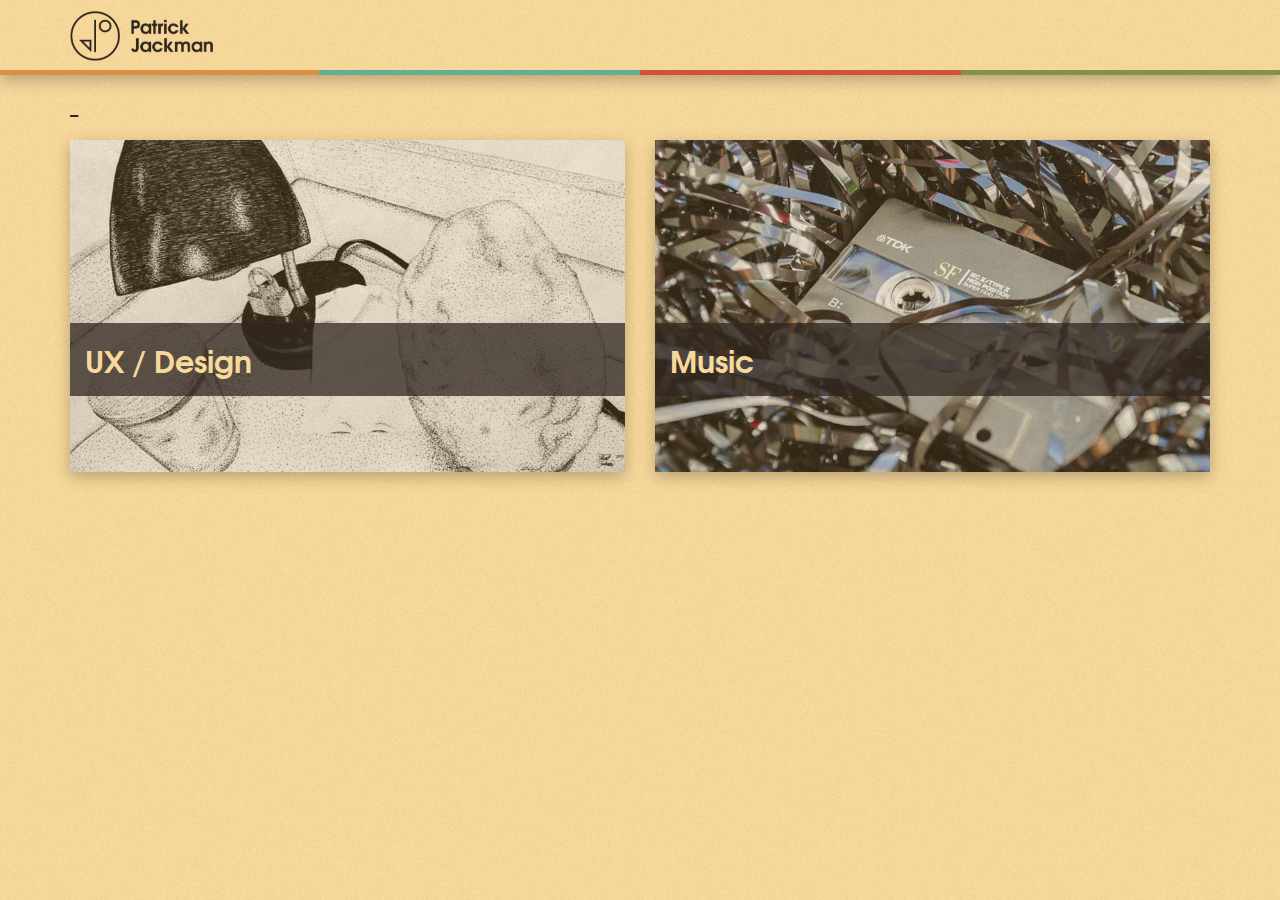
<file: index.html>
<!doctype html>
<html>
  <head>
    <meta charset="utf-8">
    <meta http-equiv="x-ua-compatible" content="ie=edge">
    <meta name="viewport" content="width=device-width, initial-scale=1, shrink-to-fit=no">
    <title>Home - Patrick Jackman</title>
    <script src="/javascripts/typed/typed.min.js"></script>
    <link href="/stylesheets/site.css" rel="stylesheet" />
    <script src="/javascripts/site.js"></script>
    <link href="https://fonts.googleapis.com/css?family=Anonymous+Pro" rel="stylesheet">

    <link rel="apple-touch-icon" sizes="144x144" href="/images/favicons/apple-touch-icon.png">
    <link rel="icon" type="image/png" sizes="32x32" href="/images/favicons/favicon-32x32.png">
    <link rel="icon" type="image/png" sizes="16x16" href="/images/favicons/favicon-16x16.png">
    <link rel="manifest" href="/images/favicons/manifest.json">
    <link rel="mask-icon" href="/images/favicons/safari-pinned-tab.svg" color="#67ad96">
    <meta name="theme-color" content="#f8d99c">
  </head>
  <body>
    <nav class="navbar navbar-default navbar-fixed-top">
      <div class="container">
        <div class="navbar-header">
          <a class="navbar-brand" href="/" style="padding-top: 10px; padding-bottom: 10px; line-height: 50px;">
            <img alt="PJ" src="/images/PJ_Logo_Name.png" style="height: 50px; display: inline-block; margin-top: -5px;">
          </a>
        </div>
      </div>
    </nav>
    <div class="container">
      <div id="typed-strings">
    <h4 class="lead-header">Howdy! What brings you here?</h4>
</div>
<h4 class="lead-header"><span id="typed"></span></h4>

<div class="row">
  <div class="col-sm-6">
    <a href="/design" class="thumbnail root-link">
      <img src="/images/art/art_preview.jpg" alt="artPreview">
      <div class="thumbnail-caption">
          <h2>UX / Design</h2>
      </div>
      <div class="noise-overlay"></div>
    </a>
  </div>
  <div class="col-sm-6">
    <a href="/music" class="thumbnail root-link" style="margin-bottom: 0;">
      <img src="/images/music/cassette_tapes.jpg" alt="musicPreview">
      <div class="thumbnail-caption">
          <h2>Music</h2>
      </div>
      <div class="noise-overlay"></div>
    </a>
  </div>
</div>
    </div>
  </body>
</html>
</file>
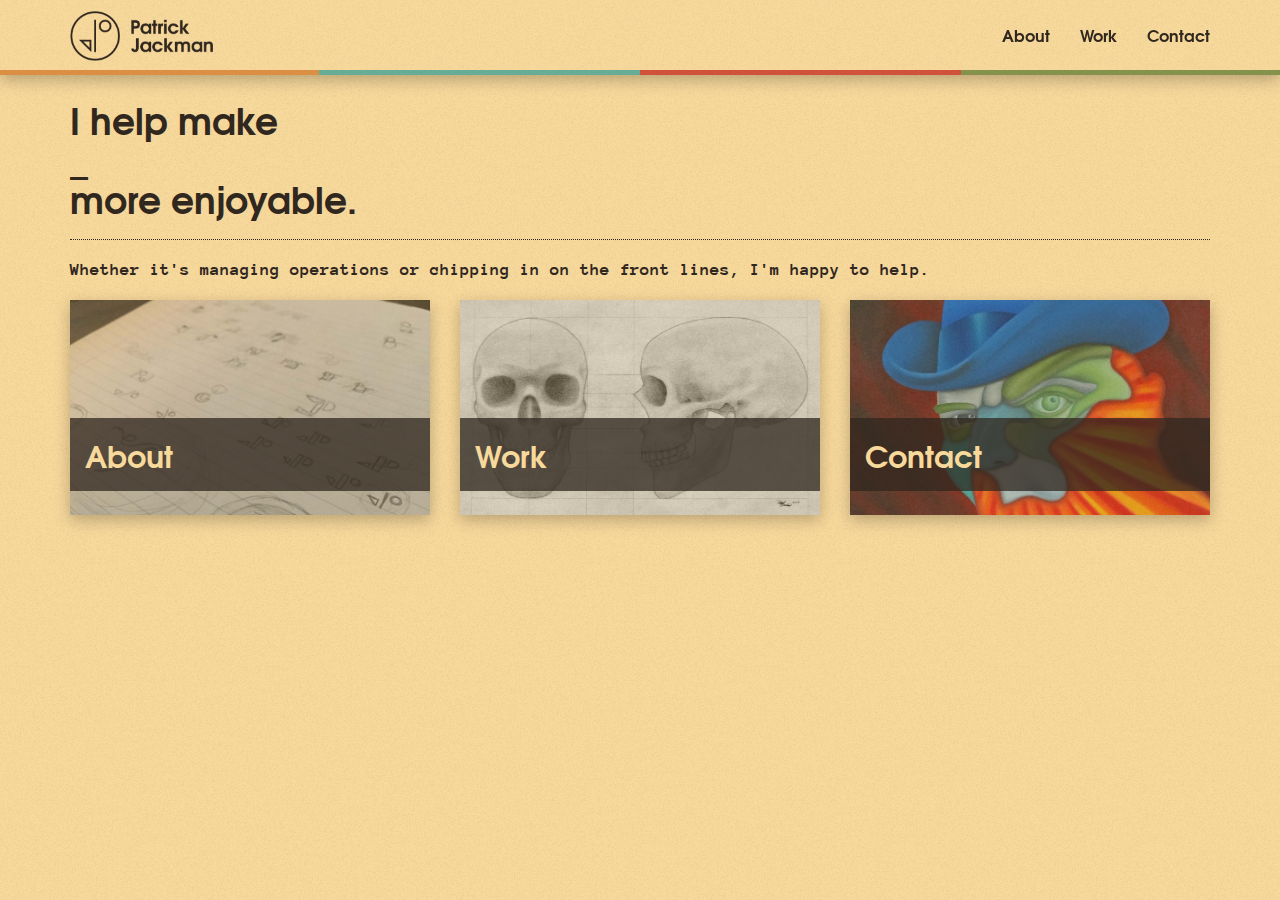
<file: design/index.html>
<!doctype html>
<html>
  <head>
    <meta charset="utf-8">
    <meta http-equiv="x-ua-compatible" content="ie=edge">
    <meta name="viewport" content="width=device-width, initial-scale=1, shrink-to-fit=no">
    <title>Design - Patrick Jackman</title>
    <script src="/javascripts/typed/typed.min.js"></script>
    <link href="/stylesheets/site.css" rel="stylesheet" />
    <script src="/javascripts/site.js"></script>
    <link href="https://fonts.googleapis.com/css?family=Anonymous+Pro" rel="stylesheet">

    <link rel="apple-touch-icon" sizes="144x144" href="/images/favicons/apple-touch-icon.png">
    <link rel="icon" type="image/png" sizes="32x32" href="/images/favicons/favicon-32x32.png">
    <link rel="icon" type="image/png" sizes="16x16" href="/images/favicons/favicon-16x16.png">
    <link rel="manifest" href="/images/favicons/manifest.json">
    <link rel="mask-icon" href="/images/favicons/safari-pinned-tab.svg" color="#67ad96">
    <meta name="theme-color" content="#f8d99c">
  </head>
  <body>
    <nav class="navbar navbar-default navbar-fixed-top">
      <div class="container">
        <div class="navbar-header">
          <button type="button" class="navbar-toggle collapsed" data-toggle="collapse" data-target="#bs-example-navbar-collapse-1" aria-expanded="false">
            <span class="sr-only">Toggle navigation</span>
            <span class="icon-bar"></span>
            <span class="icon-bar"></span>
            <span class="icon-bar"></span>
          </button>
          <a class="navbar-brand" href="/design" style="padding-top: 10px; padding-bottom: 10px; line-height: 50px;">
            <img alt="PJ" src="/images/PJ_Logo_Name.png" style="height: 50px; display: inline-block; margin-top: -5px;">
          </a>
        </div>

        <div class="collapse navbar-collapse" id="bs-example-navbar-collapse-1">
          <ul class="nav navbar-nav navbar-right">
            <li class="">
              <a href="/design/about.html">
                <div class="noise-overlay"></div>
                About
              </a>
            </li>
            <li class="">
              <a href="/design/work.html">
                <div class="noise-overlay"></div>
                Work
              </a>
            </li>
            <li class="">
              <a href="/design/contact.html">
                <div class="noise-overlay"></div>
                Contact
              </a>
            </li>
          </ul>
        </div>
      </div>
    </nav>
    <div class="container">
      <div id="typed-strings">
  <p>interfaces</p>
  <p>marketing</p>
  <p>designs</p>
  <p>creative projects</p>
</div>
<h1 class="lead-header">I help make <br/><span id="typed" class="highlighted-text"></span><br/> more enjoyable.</h1>

<hr/>

<h4>
  Whether it's managing operations or chipping in on the front lines, I'm happy to help.
</h4>

<div class="row">
  <div class="col-sm-6 col-md-4">
    <a href="/design/about.html" class="thumbnail root-link">
      <img src="/images/personal/personal_preview.jpg" alt="personalPreview">
      <div class="thumbnail-caption">
          <h2>About</h2>
      </div>
      <div class="noise-overlay"></div>
    </a>
  </div>
  <div class="col-sm-6 col-md-4">
    <a href="/design/work.html" class="thumbnail root-link">
      <img src="/images/art/skull_preview.jpg" alt="artPreview">
      <div class="thumbnail-caption">
          <h2>Work</h2>
      </div>
      <div class="noise-overlay"></div>
    </a>
  </div>
  <div class="col-sm-6 col-md-4">
    <a href="/design/contact.html" class="thumbnail root-link" style="margin-bottom: 0;">
      <img src="/images/art/face_preview.jpg" alt="contactPreview">
      <div class="thumbnail-caption">
          <h2>Contact</h2>
      </div>
      <div class="noise-overlay"></div>
    </a>
  </div>
</div>
    </div>
  </body>
</html>
</file>
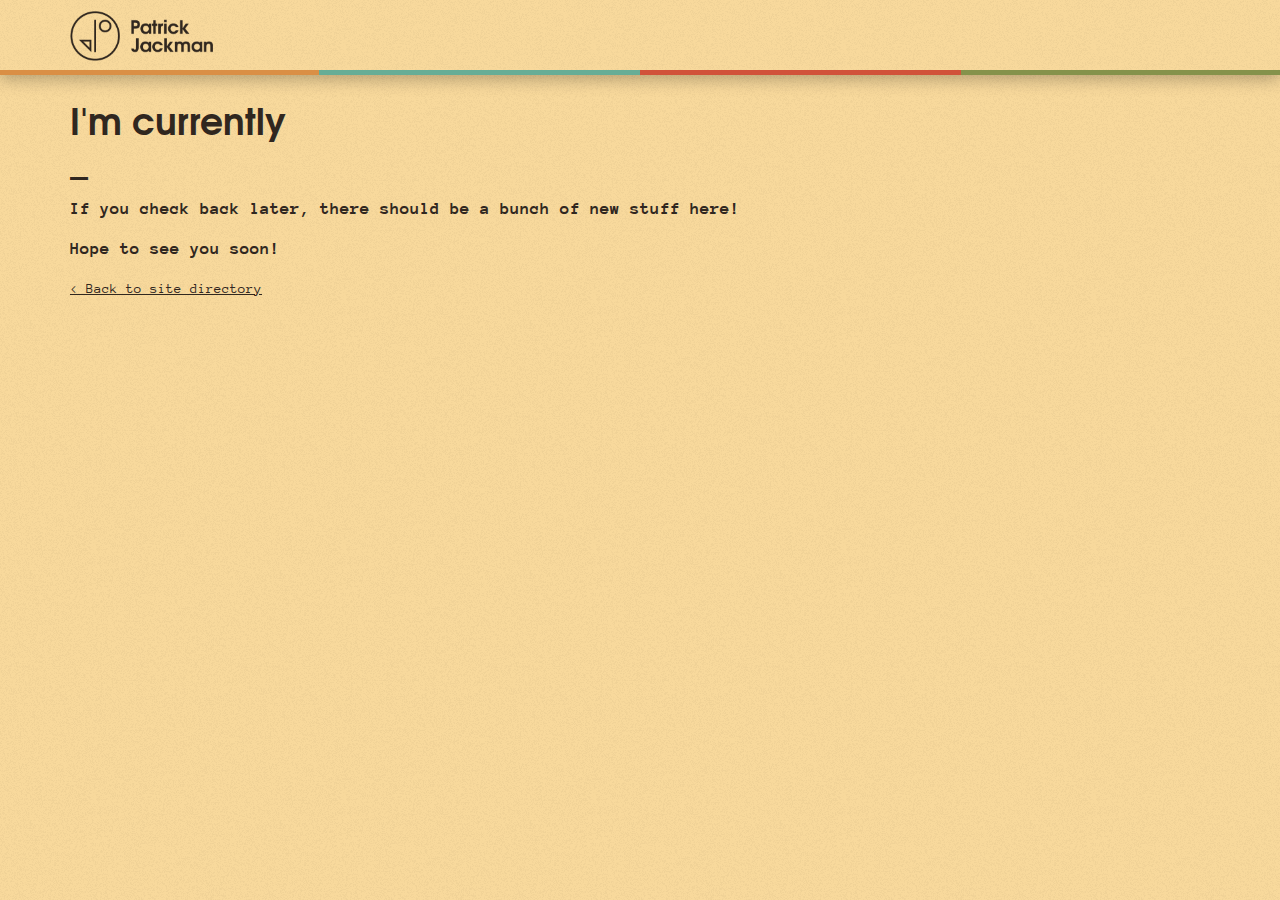
<file: music/index.html>
<!doctype html>
<html>
  <head>
    <meta charset="utf-8">
    <meta http-equiv="x-ua-compatible" content="ie=edge">
    <meta name="viewport" content="width=device-width, initial-scale=1, shrink-to-fit=no">
    <title>Music - Patrick Jackman</title>
    <script src="/javascripts/typed/typed.min.js"></script>
    <link href="/stylesheets/site.css" rel="stylesheet" />
    <script src="/javascripts/site.js"></script>
    <link href="https://fonts.googleapis.com/css?family=Anonymous+Pro" rel="stylesheet">

    <link rel="apple-touch-icon" sizes="144x144" href="/images/favicons/apple-touch-icon.png">
    <link rel="icon" type="image/png" sizes="32x32" href="/images/favicons/favicon-32x32.png">
    <link rel="icon" type="image/png" sizes="16x16" href="/images/favicons/favicon-16x16.png">
    <link rel="manifest" href="/images/favicons/manifest.json">
    <link rel="mask-icon" href="/images/favicons/safari-pinned-tab.svg" color="#67ad96">
    <meta name="theme-color" content="#f8d99c">
  </head>
  <body>
    <nav class="navbar navbar-default navbar-fixed-top">
      <div class="container">
        <div class="navbar-header">
          <a class="navbar-brand" href="/music" style="padding-top: 10px; padding-bottom: 10px; line-height: 50px;">
            <img alt="PJ" src="/images/PJ_Logo_Name.png" style="height: 50px; display: inline-block; margin-top: -5px;">
          </a>
        </div>
      </div>
    </nav>
    <div class="container">
      <div id="typed-strings">
  <p>recording new songs.</p>
  <p>playing around town.</p>
  <p>sprucing up my site.</p>
</div>
<h1 class="lead-header">I'm currently<br/><span id="typed" class="highlighted-text"></span></h1>

<h4 style="margin-top: 20px;">If you check back later, there should be a bunch of new stuff here!<br/><br/>Hope to see you soon!</h4>

<a class="plain-link" href="/">< Back to site directory</a>
    </div>
  </body>
</html>
</file>
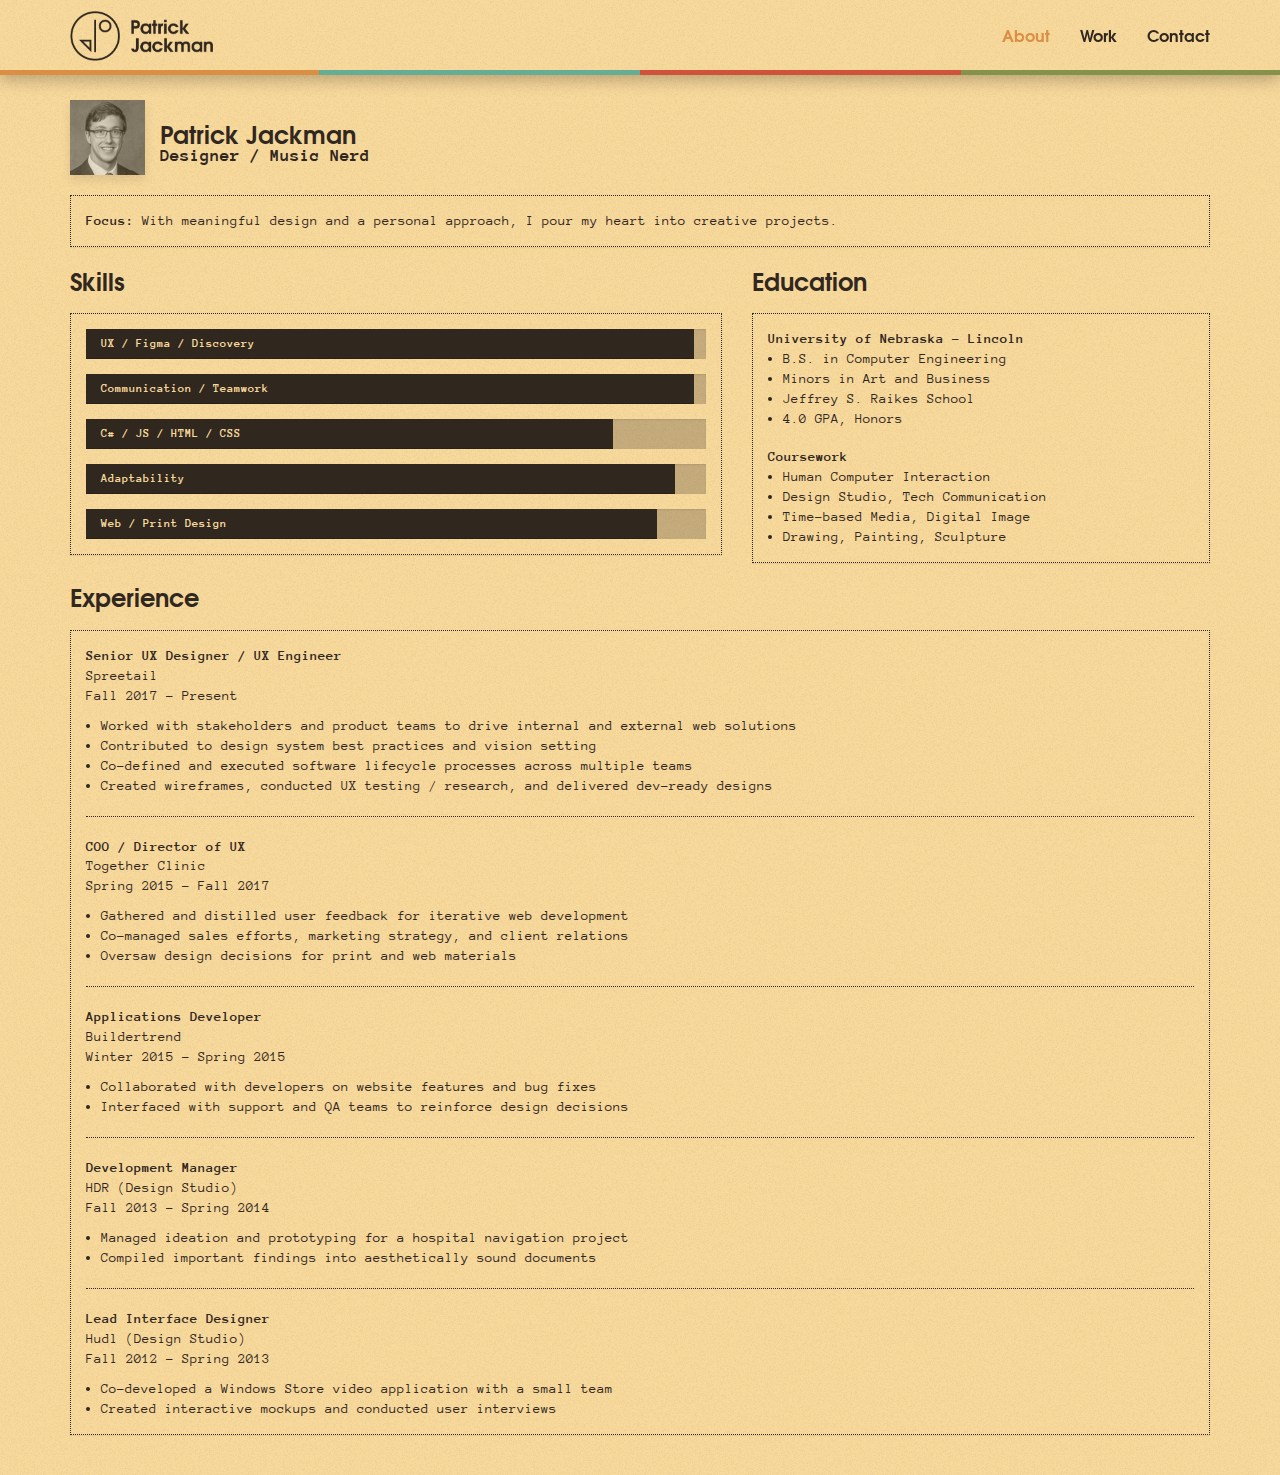
<file: design/about.html>
<!doctype html>
<html>
  <head>
    <meta charset="utf-8">
    <meta http-equiv="x-ua-compatible" content="ie=edge">
    <meta name="viewport" content="width=device-width, initial-scale=1, shrink-to-fit=no">
    <title>About - Patrick Jackman</title>
    <script src="/javascripts/typed/typed.min.js"></script>
    <link href="/stylesheets/site.css" rel="stylesheet" />
    <script src="/javascripts/site.js"></script>
    <link href="https://fonts.googleapis.com/css?family=Anonymous+Pro" rel="stylesheet">

    <link rel="apple-touch-icon" sizes="144x144" href="/images/favicons/apple-touch-icon.png">
    <link rel="icon" type="image/png" sizes="32x32" href="/images/favicons/favicon-32x32.png">
    <link rel="icon" type="image/png" sizes="16x16" href="/images/favicons/favicon-16x16.png">
    <link rel="manifest" href="/images/favicons/manifest.json">
    <link rel="mask-icon" href="/images/favicons/safari-pinned-tab.svg" color="#67ad96">
    <meta name="theme-color" content="#f8d99c">
  </head>
  <body>
    <nav class="navbar navbar-default navbar-fixed-top">
      <div class="container">
        <div class="navbar-header">
          <button type="button" class="navbar-toggle collapsed" data-toggle="collapse" data-target="#bs-example-navbar-collapse-1" aria-expanded="false">
            <span class="sr-only">Toggle navigation</span>
            <span class="icon-bar"></span>
            <span class="icon-bar"></span>
            <span class="icon-bar"></span>
          </button>
          <a class="navbar-brand" href="/design" style="padding-top: 10px; padding-bottom: 10px; line-height: 50px;">
            <img alt="PJ" src="/images/PJ_Logo_Name.png" style="height: 50px; display: inline-block; margin-top: -5px;">
          </a>
        </div>

        <div class="collapse navbar-collapse" id="bs-example-navbar-collapse-1">
          <ul class="nav navbar-nav navbar-right">
            <li class="active">
              <a href="/design/about.html">
                <div class="noise-overlay"></div>
                About
              </a>
            </li>
            <li class="">
              <a href="/design/work.html">
                <div class="noise-overlay"></div>
                Work
              </a>
            </li>
            <li class="">
              <a href="/design/contact.html">
                <div class="noise-overlay"></div>
                Contact
              </a>
            </li>
          </ul>
        </div>
      </div>
    </nav>
    <div class="container">
      <div class="clearfix" style="margin-bottom: 20px;">
  <img class="floating-container" alt="PJ" src="/images/headshot.png" style="height: 75px; float: left; margin-right: 15px;">
  <h3 style="margin-bottom:0;">Patrick Jackman</h3>
  <h4 style="margin-top:0; margin-bottom:0;">Designer / Music Nerd</h4>
</div>

<div class="panel panel-default" style="margin-bottom: 0;">
  <div class="panel-body">
    <span style="font-weight: bold;">Focus:</span> With meaningful design and a personal approach, I pour my heart into creative projects.
  </div>
</div>

<div class="row">
  <div class="col-sm-6 col-md-7">
    <h3>Skills</h3>
    <div class="panel panel-default">
      <div class="panel-body">
        <div class="progress">
          <div class="progress-bar" role="progressbar" aria-valuenow="98" aria-valuemin="0" aria-valuemax="100" style="width: 98%;">
            UX / Figma / Discovery
          </div>
        </div>
        <div class="progress">
          <div class="progress-bar" role="progressbar" aria-valuenow="98" aria-valuemin="0" aria-valuemax="100" style="width: 98%;">
            Communication / Teamwork
          </div>
        </div>
        <div class="progress">
          <div class="progress-bar" role="progressbar" aria-valuenow="87" aria-valuemin="0" aria-valuemax="100" style="width: 85%;">
            C# / JS / HTML / CSS
          </div>
        </div>
        <div class="progress">
          <div class="progress-bar" role="progressbar" aria-valuenow="95" aria-valuemin="0" aria-valuemax="100" style="width: 95%;">
            Adaptability
          </div>
        </div>
        <div class="progress" style="margin-bottom: 0;">
          <div class="progress-bar" role="progressbar" aria-valuenow="93" aria-valuemin="0" aria-valuemax="100" style="width: 92%;">
            Web / Print Design
          </div>
        </div>
      </div>
    </div>
  </div>
  <div class="col-sm-6 col-md-5">
    <h3>Education</h3>

    <div class="panel panel-default">
      <div class="panel-body">
        <p style="font-weight:bold; margin-bottom:0;">
          University of Nebraska - Lincoln
        </p>
        <ul style="margin-bottom: 18px;">
          <li>B.S. in Computer Engineering</li>
          <li>Minors in Art and Business</li>
          <li>Jeffrey S. Raikes School</li>
          <li>4.0 GPA, Honors</li>
        </ul>

        <p style="font-weight:bold; margin-bottom:0;">
          Coursework
        </p>
        <ul style="margin-bottom: 0;">
          <li>Human Computer Interaction</li>
          <li>Design Studio, Tech Communication</li>
          <li>Time-based Media, Digital Image</li>
          <li>Drawing, Painting, Sculpture</li>
        </ul>
      </div>
    </div>
  </div>
</div>

<h3>Experience</h3>
<div class="panel panel-default">
  <div class="panel-body">
    <p style="font-weight:bold; margin-bottom:0;">
      Senior UX Designer / UX Engineer
    </p>
    <p>
      Spreetail<br/>
      Fall 2017 - Present
    </p>
    <ul>
      <li>Worked with stakeholders and product teams to drive internal and external web solutions</li>
      <li>Contributed to design system best practices and vision setting</li>
      <li>Co-defined and executed software lifecycle processes across multiple teams</li>
      <li>Created wireframes, conducted UX testing / research, and delivered dev-ready designs</li>
    </ul>
    
    <hr/>
    
    <p style="font-weight:bold; margin-bottom:0;">
      COO / Director of UX
    </p>
    <p>
      Together Clinic<br/>
      Spring 2015 - Fall 2017
    </p>
    <ul>
      <li>Gathered and distilled user feedback for iterative web development</li>
      <li>Co-managed sales efforts, marketing strategy, and client relations</li>
      <li>Oversaw design decisions for print and web materials</li>
    </ul>
    
    <hr/>

    <p style="font-weight:bold; margin-bottom:0;">
      Applications Developer
    </p>
    <p>
      Buildertrend<br/>
      Winter 2015 - Spring 2015
    </p>
    <ul>
      <li>Collaborated with developers on website features and bug fixes</li>
      <li>Interfaced with support and QA teams to reinforce design decisions</li>
    </ul>

    <hr/>

    <p style="font-weight:bold; margin-bottom:0;">
      Development Manager
    </p>
    <p>
      HDR (Design Studio)<br/>
      Fall 2013 - Spring 2014
    </p>
    <ul>
      <li>Managed ideation and prototyping for a hospital navigation project</li>
      <li>Compiled important findings into aesthetically sound documents</li>
    </ul>

    <hr/>

    <p style="font-weight:bold; margin-bottom:0;">
      Lead Interface Designer
    </p>
    <p>
      Hudl (Design Studio)<br/>
      Fall 2012 - Spring 2013
    </p>
    <ul style="margin-bottom: 0;">
      <li>Co-developed a Windows Store video application with a small team</li>
      <li>Created interactive mockups and conducted user interviews</li>
    </ul>
  </div>
</div>
    </div>
  </body>
</html>
</file>
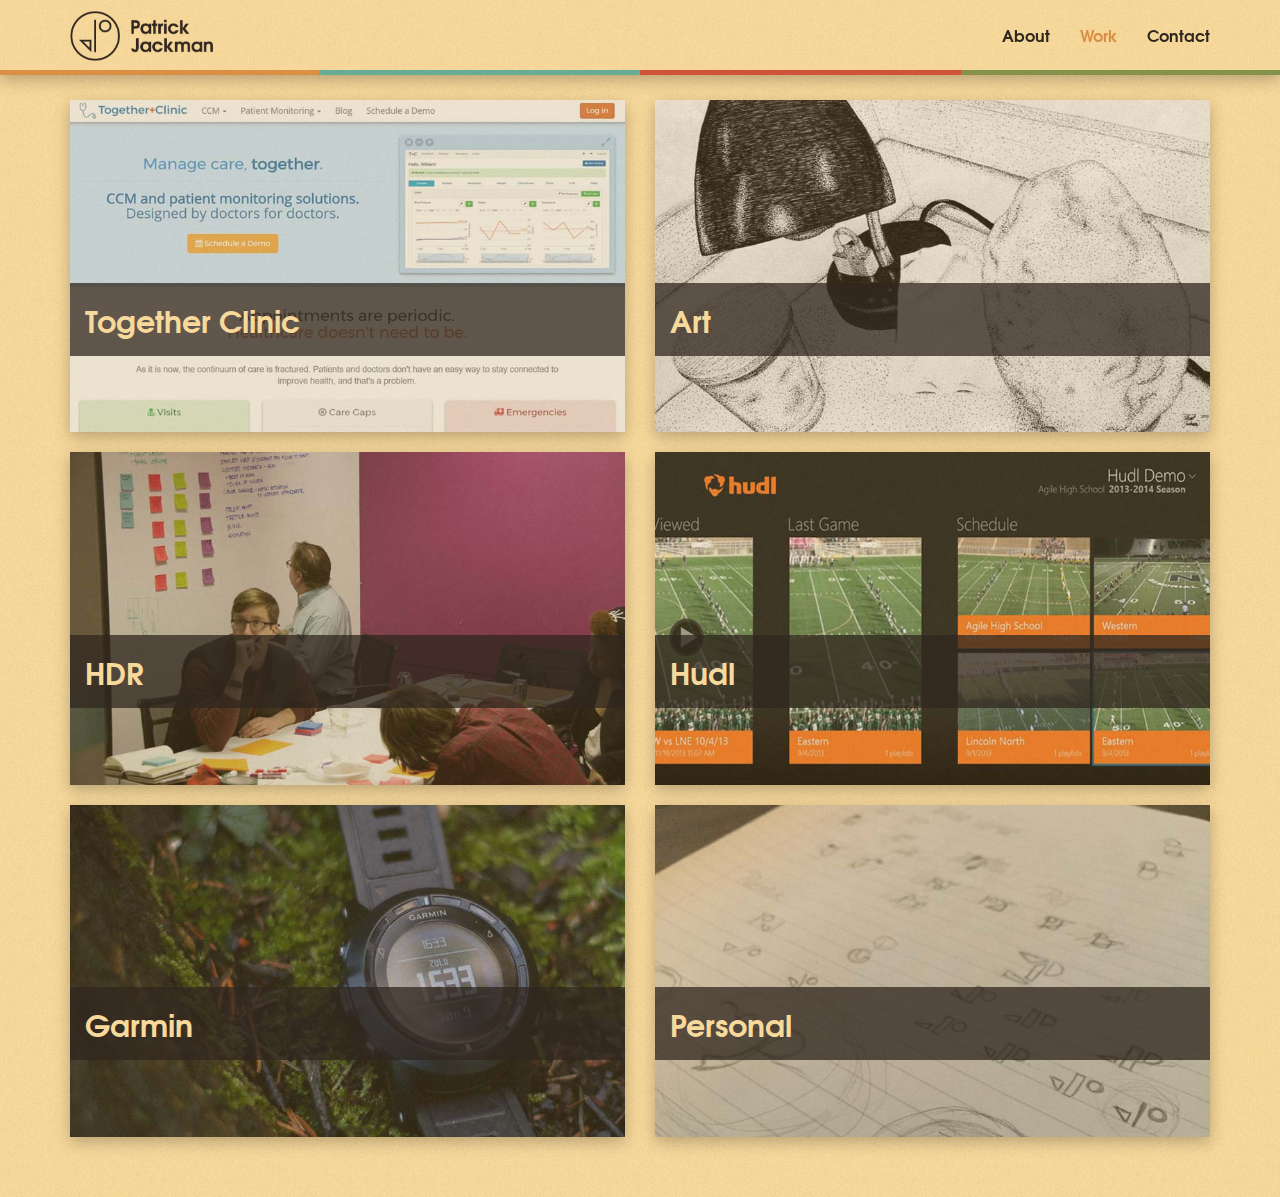
<file: design/work.html>
<!doctype html>
<html>
  <head>
    <meta charset="utf-8">
    <meta http-equiv="x-ua-compatible" content="ie=edge">
    <meta name="viewport" content="width=device-width, initial-scale=1, shrink-to-fit=no">
    <title>Work - Patrick Jackman</title>
    <script src="/javascripts/typed/typed.min.js"></script>
    <link href="/stylesheets/site.css" rel="stylesheet" />
    <script src="/javascripts/site.js"></script>
    <link href="https://fonts.googleapis.com/css?family=Anonymous+Pro" rel="stylesheet">

    <link rel="apple-touch-icon" sizes="144x144" href="/images/favicons/apple-touch-icon.png">
    <link rel="icon" type="image/png" sizes="32x32" href="/images/favicons/favicon-32x32.png">
    <link rel="icon" type="image/png" sizes="16x16" href="/images/favicons/favicon-16x16.png">
    <link rel="manifest" href="/images/favicons/manifest.json">
    <link rel="mask-icon" href="/images/favicons/safari-pinned-tab.svg" color="#67ad96">
    <meta name="theme-color" content="#f8d99c">
  </head>
  <body>
    <nav class="navbar navbar-default navbar-fixed-top">
      <div class="container">
        <div class="navbar-header">
          <button type="button" class="navbar-toggle collapsed" data-toggle="collapse" data-target="#bs-example-navbar-collapse-1" aria-expanded="false">
            <span class="sr-only">Toggle navigation</span>
            <span class="icon-bar"></span>
            <span class="icon-bar"></span>
            <span class="icon-bar"></span>
          </button>
          <a class="navbar-brand" href="/design" style="padding-top: 10px; padding-bottom: 10px; line-height: 50px;">
            <img alt="PJ" src="/images/PJ_Logo_Name.png" style="height: 50px; display: inline-block; margin-top: -5px;">
          </a>
        </div>

        <div class="collapse navbar-collapse" id="bs-example-navbar-collapse-1">
          <ul class="nav navbar-nav navbar-right">
            <li class="">
              <a href="/design/about.html">
                <div class="noise-overlay"></div>
                About
              </a>
            </li>
            <li class="active">
              <a href="/design/work.html">
                <div class="noise-overlay"></div>
                Work
              </a>
            </li>
            <li class="">
              <a href="/design/contact.html">
                <div class="noise-overlay"></div>
                Contact
              </a>
            </li>
          </ul>
        </div>
      </div>
    </nav>
    <div class="container">
      <div class="row">
  <div class="col-sm-6">
    <a href="javascript:void(0);" class="thumbnail root-link" data-toggle="modal" data-target="#clinicModal">
      <img src="/images/clinic/clinic_preview.jpg" alt="clinicPreview">
      <div class="thumbnail-caption">
          <h2>Together Clinic</h2>
      </div>
      <div class="noise-overlay"></div>
    </a>
  </div>
  <div class="col-sm-6">
    <a href="javascript:void(0);" class="thumbnail root-link" data-toggle="modal" data-target="#artModal">
      <img src="/images/art/art_preview.jpg" alt="artPreview">
      <div class="thumbnail-caption">
          <h2>Art</h2>
      </div>
      <div class="noise-overlay"></div>
    </a>
  </div>
  <div class="col-sm-6">
    <a href="javascript:void(0);" class="thumbnail root-link" data-toggle="modal" data-target="#hdrModal">
      <img src="/images/hdr/hdr_preview.jpg" alt="hdrPreview">
      <div class="thumbnail-caption">
          <h2>HDR</h2>
      </div>
      <div class="noise-overlay"></div>
    </a>
  </div>
  <div class="col-sm-6">
    <a href="javascript:void(0);" class="thumbnail root-link" data-toggle="modal" data-target="#hudlModal">
      <img src="/images/hudl/hudl_preview.jpg" alt="hudlPreview">
      <div class="thumbnail-caption">
          <h2>Hudl</h2>
      </div>
      <div class="noise-overlay"></div>
    </a>
  </div>
  <div class="col-sm-6">
    <a href="javascript:void(0);" class="thumbnail root-link" data-toggle="modal" data-target="#garminModal">
      <img src="/images/garmin/garmin_preview.jpg" alt="garminPreview">
      <div class="thumbnail-caption">
          <h2>Garmin</h2>
      </div>
      <div class="noise-overlay"></div>
    </a>
  </div>
  <div class="col-sm-6">
    <a href="javascript:void(0);" class="thumbnail root-link" data-toggle="modal" data-target="#personalModal" style="margin-bottom: 0;">
      <img src="/images/personal/personal_preview.jpg" alt="personalPreview">
      <div class="thumbnail-caption">
          <h2>Personal</h2>
      </div>
      <div class="noise-overlay"></div>
    </a>
  </div>
</div>


<!-- MODALS -->

<div class="modal fade" id="clinicModal" tabindex="-1" role="dialog" aria-labelledby="clinicModalLabel">
  <div class="modal-dialog" role="document">
    <div class="modal-content">
      <div class="modal-header">
        <button type="button" class="close" data-dismiss="modal" aria-label="Close"><span aria-hidden="true">&times;</span></button>
        <h4 class="modal-title" id="clinicModalLabel">Together Clinic</h4>
      </div>
      <div class="modal-body">
        <h5 class="modal-lead-text">
          Role: COO / Director of UX<br/>
          Paradigm: UX / Design / Development
        </h5>
        <p>
          I managed design decisions and execution for Together Clinic's web application, social media accounts, and marketing materials.
          I worked with physician and patient users regularly to understand and cater to their unique needs.
        </p>
        <hr/>
        <img class="img-responsive" src="/images/clinic/monitoring.jpg" alt="monitoring">
        <img class="img-responsive" src="/images/clinic/business.jpg" alt="business">
        <img class="img-responsive" src="/images/clinic/home.jpg" alt="home">
        <img class="img-responsive" src="/images/clinic/beta.jpg" alt="beta">
        <img class="img-responsive" src="/images/clinic/discharge.jpg" alt="discharge">
        <img class="img-responsive" src="/images/clinic/ccm.jpg" alt="CCM">
        <img class="img-responsive" src="/images/clinic/social.jpg" alt="social">
      </div>
      <div class="modal-footer">
        <button type="button" class="btn btn-default" data-dismiss="modal">Close</button>
      </div>
    </div>
  </div>
</div>

<div class="modal fade" id="artModal" tabindex="-1" role="dialog" aria-labelledby="artModalLabel">
  <div class="modal-dialog" role="document">
    <div class="modal-content">
      <div class="modal-header">
        <button type="button" class="close" data-dismiss="modal" aria-label="Close"><span aria-hidden="true">&times;</span></button>
        <h4 class="modal-title" id="artModalLabel">Art</h4>
      </div>
      <div class="modal-body">
        <h5 class="modal-lead-text">
          Role: Artist <br/>
          Paradigm: Drawing / Painting
        </h5>
        <p>
          This is a small collection of my works from my college years and onward. The pieces are uncommissioned and span traditional and digital media.
        </p>
        <hr/>
        <img class="img-responsive" src="/images/art/self.jpg" alt="self">
        <img class="img-responsive" src="/images/art/shoes.jpg" alt="shoes">
        <img class="img-responsive" src="/images/art/blocks.jpg" alt="blocks">
        <img class="img-responsive" src="/images/art/bed.jpg" alt="bed">
        <img class="img-responsive" src="/images/art/pinecone.jpg" alt="pinecone">
        <img class="img-responsive" src="/images/art/eggs.jpg" alt="eggs">
        <img class="img-responsive" src="/images/art/eey.jpg" alt="eey">
        <img class="img-responsive" src="/images/art/abstract.jpg" alt="abstract">
        <img class="img-responsive" src="/images/art/face.jpg" alt="face">
        <img class="img-responsive" src="/images/art/paint.jpg" alt="paint">
        <img class="img-responsive" src="/images/art/desktop.jpg" alt="desktop">
        <img class="img-responsive" src="/images/art/arch.jpg" alt="arch">
        <img class="img-responsive" src="/images/art/guy.jpg" alt="guy">
        <img class="img-responsive" src="/images/art/practice.jpg" alt="practice">
        <img class="img-responsive" src="/images/art/coco.jpg" alt="coco">
        <img class="img-responsive" src="/images/art/frog.jpg" alt="frog">
        <img class="img-responsive" src="/images/art/heart.jpg" alt="heart">
        <img class="img-responsive" src="/images/art/homme.jpg" alt="homme">
        <img class="img-responsive" src="/images/art/skull.jpg" alt="skull">
      </div>
      <div class="modal-footer">
        <button type="button" class="btn btn-default" data-dismiss="modal">Close</button>
      </div>
    </div>
  </div>
</div>

<div class="modal fade" id="hdrModal" tabindex="-1" role="dialog" aria-labelledby="hdrModalLabel">
  <div class="modal-dialog" role="document">
    <div class="modal-content">
      <div class="modal-header">
        <button type="button" class="close" data-dismiss="modal" aria-label="Close"><span aria-hidden="true">&times;</span></button>
        <h4 class="modal-title" id="hdrModalLabel">HDR (Design Studio)</h4>
      </div>
      <div class="modal-body">
        <h5 class="modal-lead-text">
          Role: Development Manager<br/>
          Paradigm: UX / Design
        </h5>
        <p>
          I led a small creative team during the ideation and prototyping phase of a hospital navigation project with HDR. We followed a methodology similar
          to Stanford d.school's design thinking process, constantly iterating our solutions and honing our understanding of the space.
        </p>
        <hr/>
        <img class="img-responsive" src="/images/hdr/signage.jpg" alt="signage">
        <img class="img-responsive" src="/images/hdr/handout.jpg" alt="handout">
        <img class="img-responsive" src="/images/hdr/proto.jpg" alt="proto">
        <img class="img-responsive" src="/images/hdr/wall.jpg" alt="wall">
        <img class="img-responsive" src="/images/hdr/work.jpg" alt="work">
        <img class="img-responsive" src="/images/hdr/thinking.jpg" alt="thinking">
      </div>
      <div class="modal-footer">
        <button type="button" class="btn btn-default" data-dismiss="modal">Close</button>
      </div>
    </div>
  </div>
</div>

<div class="modal fade" id="hudlModal" tabindex="-1" role="dialog" aria-labelledby="hudlModalLabel">
  <div class="modal-dialog" role="document">
    <div class="modal-content">
      <div class="modal-header">
        <button type="button" class="close" data-dismiss="modal" aria-label="Close"><span aria-hidden="true">&times;</span></button>
        <h4 class="modal-title" id="hudlModalLabel">Hudl (Design Studio)</h4>
      </div>
      <div class="modal-body">
        <h5 class="modal-lead-text">
          Role: Lead Interface Designer<br/>
          Paradigm: UX / Design / Development
        </h5>
        <p>
          I worked with a small development team to create a Windows 8 tablet application alongside Hudl. We regularly conducted user interviews
          with coaches and players to evolve our solution.
        </p>
        <hr/>
        <img class="img-responsive" src="/images/hudl/home.jpg" alt="home">
        <img class="img-responsive" src="/images/hudl/bball.jpg" alt="bball">
        <img class="img-responsive" src="/images/hudl/playback.jpg" alt="playback">
        <img class="img-responsive" src="/images/hudl/tagging.jpg" alt="tagging">
        <img class="img-responsive" src="/images/hudl/fullscreen.jpg" alt="fullscreen">
      </div>
      <div class="modal-footer">
        <button type="button" class="btn btn-default" data-dismiss="modal">Close</button>
      </div>
    </div>
  </div>
</div>

<div class="modal fade" id="garminModal" tabindex="-1" role="dialog" aria-labelledby="garminModalLabel">
  <div class="modal-dialog" role="document">
    <div class="modal-content">
      <div class="modal-header">
        <button type="button" class="close" data-dismiss="modal" aria-label="Close"><span aria-hidden="true">&times;</span></button>
        <h4 class="modal-title" id="garminModalLabel">Garmin</h4>
      </div>
      <div class="modal-body">
        <h5 class="modal-lead-text">
          Role: Software Engineering Intern<br/>
          Paradigm: UX / Development
        </h5>
        <p>
          Among other things, I coded and tested the logic and interface of a running partner feature for Garmin's Fenix / Tactix GPS trail watches.
        </p>
        <hr/>
        <img class="img-responsive" src="/images/garmin/wrist.jpg" alt="wrist">
        <img class="img-responsive" src="/images/garmin/watch.jpg" alt="watch">
      </div>
      <div class="modal-footer">
        <button type="button" class="btn btn-default" data-dismiss="modal">Close</button>
      </div>
    </div>
  </div>
</div>

<div class="modal fade" id="personalModal" tabindex="-1" role="dialog" aria-labelledby="personalModalLabel">
  <div class="modal-dialog" role="document">
    <div class="modal-content">
      <div class="modal-header">
        <button type="button" class="close" data-dismiss="modal" aria-label="Close"><span aria-hidden="true">&times;</span></button>
        <h4 class="modal-title" id="personalModalLabel">Personal</h4>
      </div>
      <div class="modal-body">
        <h5 class="modal-lead-text">
          Role: Designer / Developer<br/>
          Paradigm: UX / Design / Development
        </h5>
        <p>
          I went through several iterations of the site that you're currently navigating, along with my personal branding.
        </p>
        <hr/>
        <img class="img-responsive" src="/images/personal/home.jpg" alt="home">
        <img class="img-responsive" src="/images/personal/about.jpg" alt="about">
        <img class="img-responsive" src="/images/personal/work.jpg" alt="work">
        <img class="img-responsive" src="/images/personal/logos.jpg" alt="logos">
        <img class="img-responsive" src="/images/personal/rebrand1.jpg" alt="colors1">
        <img class="img-responsive" src="/images/personal/rebrand2.jpg" alt="colors2">
        <img class="img-responsive" src="/images/personal/rebrand3.jpg" alt="colors3">
        <img class="img-responsive" src="/images/personal/rebrand4.jpg" alt="colors4">
        <img class="img-responsive" src="/images/personal/rebrand5.jpg" alt="colors5">
        <img class="img-responsive" src="/images/personal/rebrand6.jpg" alt="colors6">
      </div>
      <div class="modal-footer">
        <button type="button" class="btn btn-default" data-dismiss="modal">Close</button>
      </div>
    </div>
  </div>
</div>
    </div>
  </body>
</html>
</file>
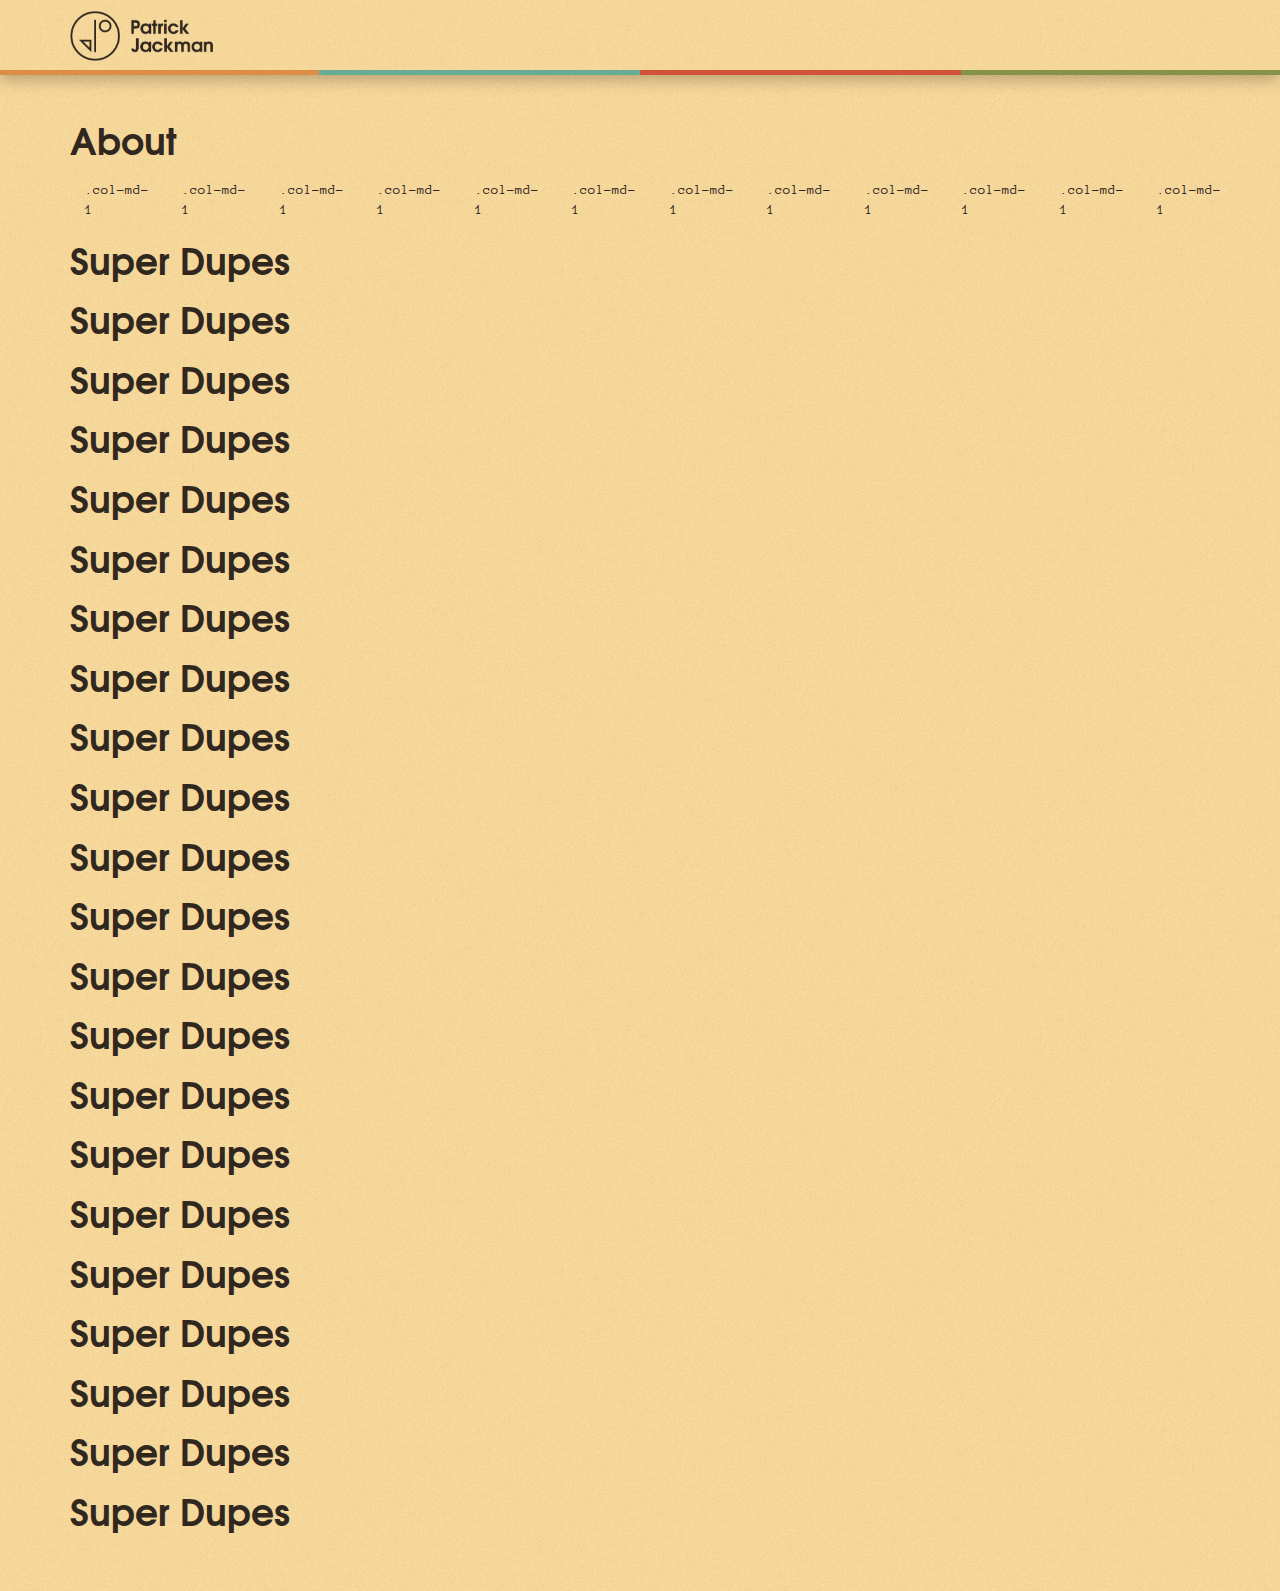
<file: music/about.html>
<!doctype html>
<html>
  <head>
    <meta charset="utf-8">
    <meta http-equiv="x-ua-compatible" content="ie=edge">
    <meta name="viewport" content="width=device-width, initial-scale=1, shrink-to-fit=no">
    <title>Patrick Jackman - About</title>
    <script src="/javascripts/typed/typed.min.js"></script>
    <link href="/stylesheets/site.css" rel="stylesheet" />
    <script src="/javascripts/site.js"></script>
    <link href="https://fonts.googleapis.com/css?family=Anonymous+Pro" rel="stylesheet">

    <link rel="apple-touch-icon" sizes="144x144" href="/images/favicons/apple-touch-icon.png">
    <link rel="icon" type="image/png" sizes="32x32" href="/images/favicons/favicon-32x32.png">
    <link rel="icon" type="image/png" sizes="16x16" href="/images/favicons/favicon-16x16.png">
    <link rel="manifest" href="/images/favicons/manifest.json">
    <link rel="mask-icon" href="/images/favicons/safari-pinned-tab.svg" color="#67ad96">
    <meta name="theme-color" content="#f8d99c">
  </head>
  <body>
    <nav class="navbar navbar-default navbar-fixed-top">
      <div class="container">
        <div class="navbar-header">
          <a class="navbar-brand" href="/music" style="padding-top: 10px; padding-bottom: 10px; line-height: 50px;">
            <img alt="PJ" src="/images/PJ_Logo_Name.png" style="height: 50px; display: inline-block; margin-top: -5px;">
          </a>
        </div>
      </div>
    </nav>
    <div class="container">
      <h1>
  About
</h1>

<div class="container">
  <div class="row">
    <div class="col-md-1">.col-md-1</div>
    <div class="col-md-1">.col-md-1</div>
    <div class="col-md-1">.col-md-1</div>
    <div class="col-md-1">.col-md-1</div>
    <div class="col-md-1">.col-md-1</div>
    <div class="col-md-1">.col-md-1</div>
    <div class="col-md-1">.col-md-1</div>
    <div class="col-md-1">.col-md-1</div>
    <div class="col-md-1">.col-md-1</div>
    <div class="col-md-1">.col-md-1</div>
    <div class="col-md-1">.col-md-1</div>
    <div class="col-md-1">.col-md-1</div>
  </div>
</div>

<h1>
  Super Dupes
</h1><h1>
  Super Dupes
</h1><h1>
  Super Dupes
</h1><h1>
  Super Dupes
</h1><h1>
  Super Dupes
</h1><h1>
  Super Dupes
</h1><h1>
  Super Dupes
</h1><h1>
  Super Dupes
</h1><h1>
  Super Dupes
</h1><h1>
  Super Dupes
</h1><h1>
  Super Dupes
</h1><h1>
  Super Dupes
</h1><h1>
  Super Dupes
</h1><h1>
  Super Dupes
</h1><h1>
  Super Dupes
</h1><h1>
  Super Dupes
</h1><h1>
  Super Dupes
</h1><h1>
  Super Dupes
</h1><h1>
  Super Dupes
</h1><h1>
  Super Dupes
</h1><h1>
  Super Dupes
</h1><h1>
  Super Dupes
</h1>
    </div>
  </body>
</html>
</file>
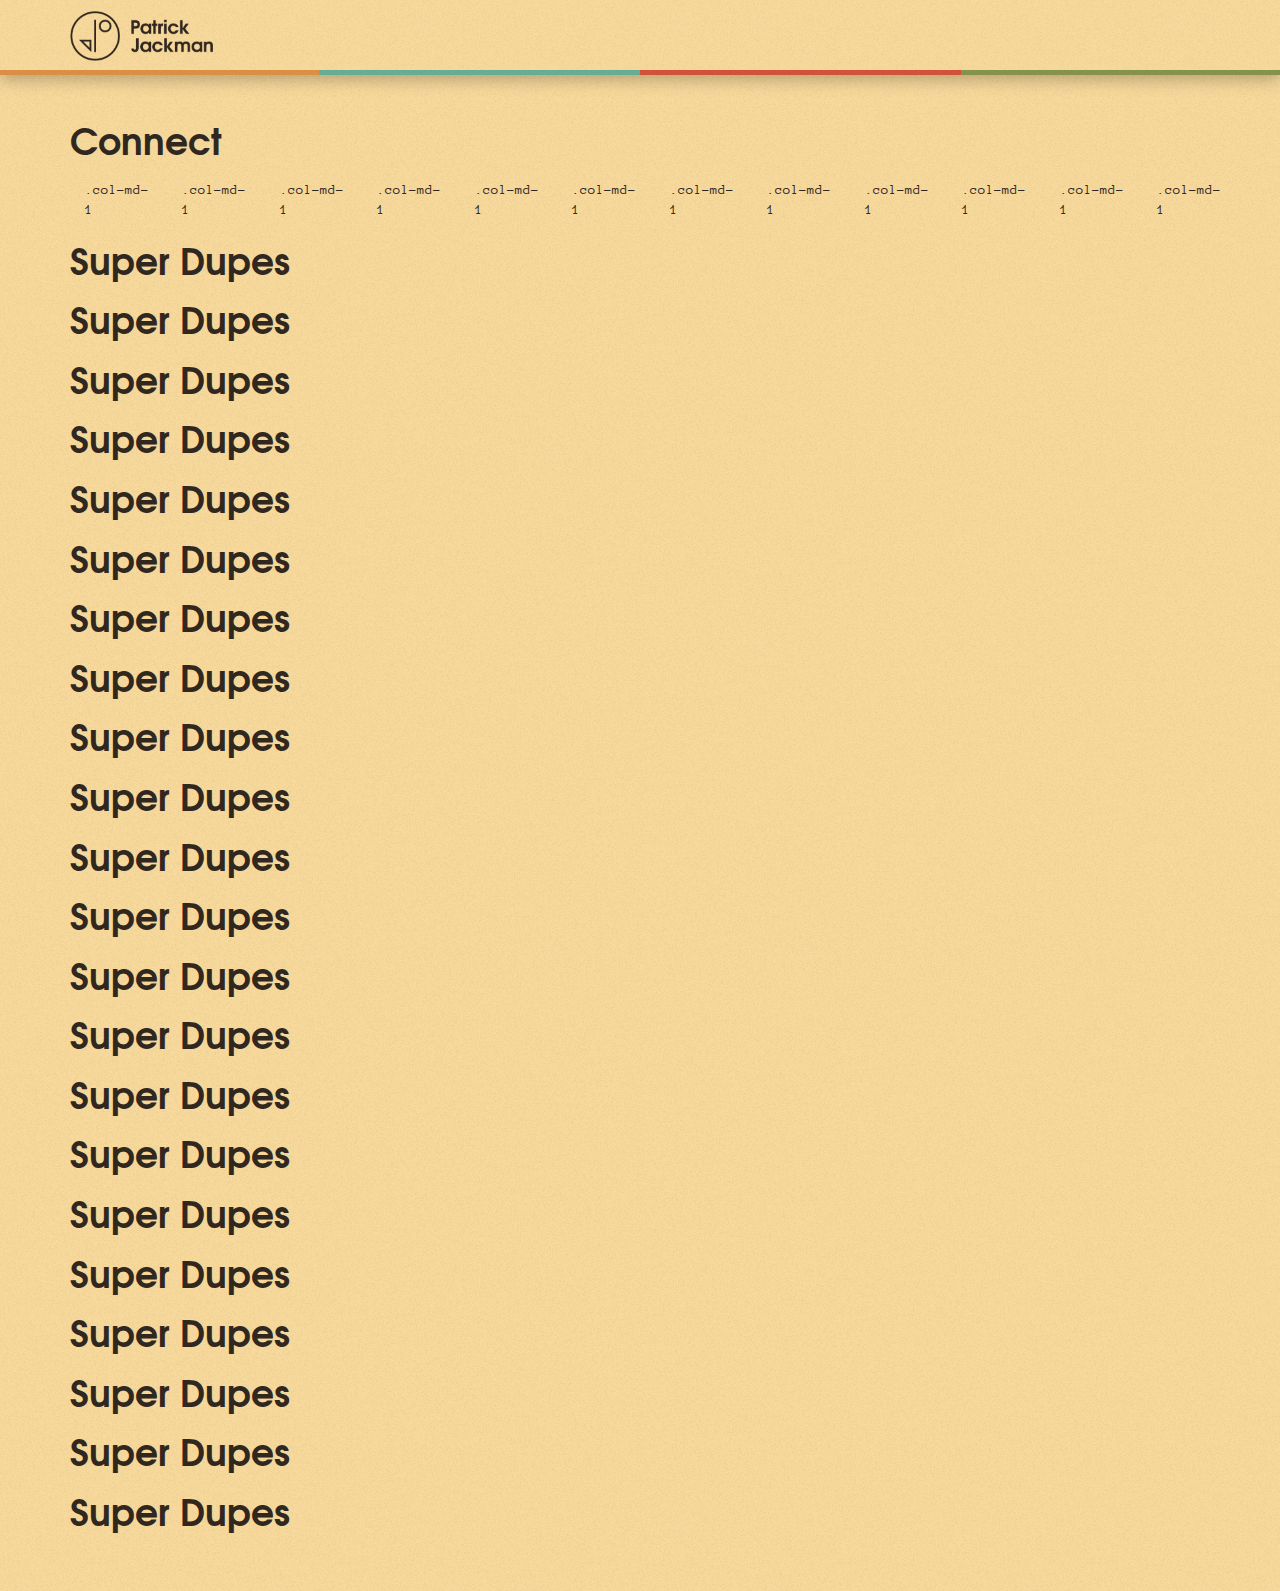
<file: music/contact.html>
<!doctype html>
<html>
  <head>
    <meta charset="utf-8">
    <meta http-equiv="x-ua-compatible" content="ie=edge">
    <meta name="viewport" content="width=device-width, initial-scale=1, shrink-to-fit=no">
    <title>Patrick Jackman - Connect</title>
    <script src="/javascripts/typed/typed.min.js"></script>
    <link href="/stylesheets/site.css" rel="stylesheet" />
    <script src="/javascripts/site.js"></script>
    <link href="https://fonts.googleapis.com/css?family=Anonymous+Pro" rel="stylesheet">

    <link rel="apple-touch-icon" sizes="144x144" href="/images/favicons/apple-touch-icon.png">
    <link rel="icon" type="image/png" sizes="32x32" href="/images/favicons/favicon-32x32.png">
    <link rel="icon" type="image/png" sizes="16x16" href="/images/favicons/favicon-16x16.png">
    <link rel="manifest" href="/images/favicons/manifest.json">
    <link rel="mask-icon" href="/images/favicons/safari-pinned-tab.svg" color="#67ad96">
    <meta name="theme-color" content="#f8d99c">
  </head>
  <body>
    <nav class="navbar navbar-default navbar-fixed-top">
      <div class="container">
        <div class="navbar-header">
          <a class="navbar-brand" href="/music" style="padding-top: 10px; padding-bottom: 10px; line-height: 50px;">
            <img alt="PJ" src="/images/PJ_Logo_Name.png" style="height: 50px; display: inline-block; margin-top: -5px;">
          </a>
        </div>
      </div>
    </nav>
    <div class="container">
      <h1>
  Connect
</h1>

<div class="container">
  <div class="row">
    <div class="col-md-1">.col-md-1</div>
    <div class="col-md-1">.col-md-1</div>
    <div class="col-md-1">.col-md-1</div>
    <div class="col-md-1">.col-md-1</div>
    <div class="col-md-1">.col-md-1</div>
    <div class="col-md-1">.col-md-1</div>
    <div class="col-md-1">.col-md-1</div>
    <div class="col-md-1">.col-md-1</div>
    <div class="col-md-1">.col-md-1</div>
    <div class="col-md-1">.col-md-1</div>
    <div class="col-md-1">.col-md-1</div>
    <div class="col-md-1">.col-md-1</div>
  </div>
</div>

<h1>
  Super Dupes
</h1><h1>
  Super Dupes
</h1><h1>
  Super Dupes
</h1><h1>
  Super Dupes
</h1><h1>
  Super Dupes
</h1><h1>
  Super Dupes
</h1><h1>
  Super Dupes
</h1><h1>
  Super Dupes
</h1><h1>
  Super Dupes
</h1><h1>
  Super Dupes
</h1><h1>
  Super Dupes
</h1><h1>
  Super Dupes
</h1><h1>
  Super Dupes
</h1><h1>
  Super Dupes
</h1><h1>
  Super Dupes
</h1><h1>
  Super Dupes
</h1><h1>
  Super Dupes
</h1><h1>
  Super Dupes
</h1><h1>
  Super Dupes
</h1><h1>
  Super Dupes
</h1><h1>
  Super Dupes
</h1><h1>
  Super Dupes
</h1>
    </div>
  </body>
</html>
</file>
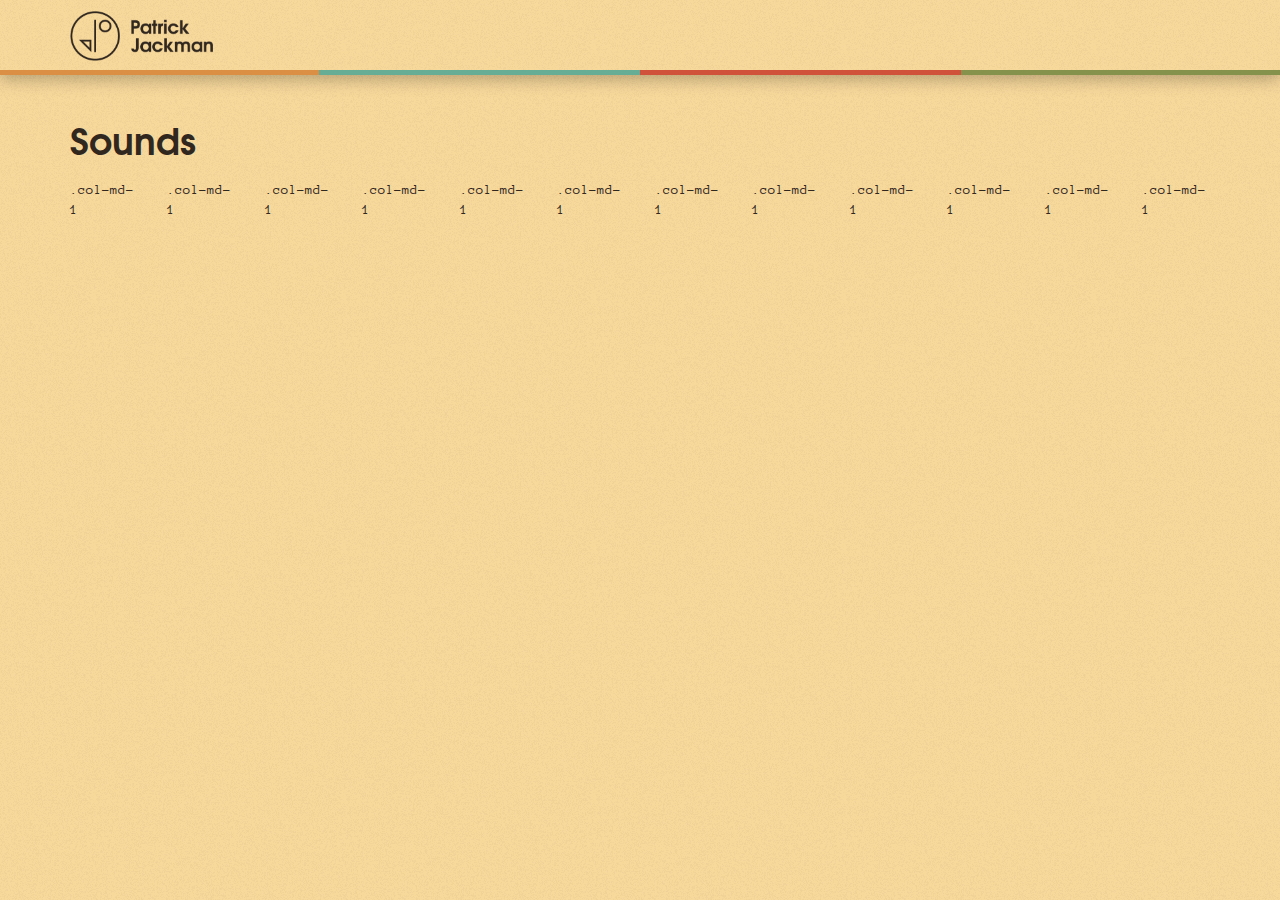
<file: music/sounds.html>
<!doctype html>
<html>
  <head>
    <meta charset="utf-8">
    <meta http-equiv="x-ua-compatible" content="ie=edge">
    <meta name="viewport" content="width=device-width, initial-scale=1, shrink-to-fit=no">
    <title>Sounds - Patrick Jackman</title>
    <script src="/javascripts/typed/typed.min.js"></script>
    <link href="/stylesheets/site.css" rel="stylesheet" />
    <script src="/javascripts/site.js"></script>
    <link href="https://fonts.googleapis.com/css?family=Anonymous+Pro" rel="stylesheet">

    <link rel="apple-touch-icon" sizes="144x144" href="/images/favicons/apple-touch-icon.png">
    <link rel="icon" type="image/png" sizes="32x32" href="/images/favicons/favicon-32x32.png">
    <link rel="icon" type="image/png" sizes="16x16" href="/images/favicons/favicon-16x16.png">
    <link rel="manifest" href="/images/favicons/manifest.json">
    <link rel="mask-icon" href="/images/favicons/safari-pinned-tab.svg" color="#67ad96">
    <meta name="theme-color" content="#f8d99c">
  </head>
  <body>
    <nav class="navbar navbar-default navbar-fixed-top">
      <div class="container">
        <div class="navbar-header">
          <a class="navbar-brand" href="/music" style="padding-top: 10px; padding-bottom: 10px; line-height: 50px;">
            <img alt="PJ" src="/images/PJ_Logo_Name.png" style="height: 50px; display: inline-block; margin-top: -5px;">
          </a>
        </div>
      </div>
    </nav>
    <div class="container">
      <h1>
  Sounds
</h1>

<div class="row">
  <div class="col-md-1">.col-md-1</div>
  <div class="col-md-1">.col-md-1</div>
  <div class="col-md-1">.col-md-1</div>
  <div class="col-md-1">.col-md-1</div>
  <div class="col-md-1">.col-md-1</div>
  <div class="col-md-1">.col-md-1</div>
  <div class="col-md-1">.col-md-1</div>
  <div class="col-md-1">.col-md-1</div>
  <div class="col-md-1">.col-md-1</div>
  <div class="col-md-1">.col-md-1</div>
  <div class="col-md-1">.col-md-1</div>
  <div class="col-md-1">.col-md-1</div>
</div>
    </div>
  </body>
</html>
</file>
<file: stylesheets/site.css>
@charset "UTF-8";
@font-face {
  font-family: 'Tex Gyre Adventor';
  src: url("/fonts/texgyreadventor-bold-webfont.eot");
  src: url("/fonts/texgyreadventor-bold-webfont.eot?#iefix") format("embedded-opentype"), url("/fonts/texgyreadventor-bold-webfont.woff") format("woff"), url("/fonts/texgyreadventor-bold-webfont.ttf") format("truetype"), url("/fonts/texgyreadventor-bold-webfont.svg#texgyreadventorbold") format("svg");
  font-weight: 700;
  font-style: normal; }
/*!
 * Bootstrap v3.3.7 (http://getbootstrap.com)
 * Copyright 2011-2016 Twitter, Inc.
 * Licensed under MIT (https://github.com/twbs/bootstrap/blob/master/LICENSE)
 */
/*! normalize.css v3.0.3 | MIT License | github.com/necolas/normalize.css */
html {
  font-family: sans-serif;
  -ms-text-size-adjust: 100%;
  -webkit-text-size-adjust: 100%; }

body {
  margin: 0; }

article,
aside,
details,
figcaption,
figure,
footer,
header,
hgroup,
main,
menu,
nav,
section,
summary {
  display: block; }

audio,
canvas,
progress,
video {
  display: inline-block;
  vertical-align: baseline; }

audio:not([controls]) {
  display: none;
  height: 0; }

[hidden],
template {
  display: none; }

a {
  background-color: transparent; }

a:active,
a:hover {
  outline: 0; }

abbr[title] {
  border-bottom: 1px dotted; }

b,
strong {
  font-weight: bold; }

dfn {
  font-style: italic; }

h1 {
  font-size: 2em;
  margin: 0.67em 0; }

mark {
  background: #ff0;
  color: #000; }

small {
  font-size: 80%; }

sub,
sup {
  font-size: 75%;
  line-height: 0;
  position: relative;
  vertical-align: baseline; }

sup {
  top: -0.5em; }

sub {
  bottom: -0.25em; }

img {
  border: 0; }

svg:not(:root) {
  overflow: hidden; }

figure {
  margin: 1em 40px; }

hr {
  -webkit-box-sizing: content-box;
          box-sizing: content-box;
  height: 0; }

pre {
  overflow: auto; }

code,
kbd,
pre,
samp {
  font-family: monospace, monospace;
  font-size: 1em; }

button,
input,
optgroup,
select,
textarea {
  color: inherit;
  font: inherit;
  margin: 0; }

button {
  overflow: visible; }

button,
select {
  text-transform: none; }

button,
html input[type="button"],
input[type="reset"],
input[type="submit"] {
  -webkit-appearance: button;
  cursor: pointer; }

button[disabled],
html input[disabled] {
  cursor: default; }

button::-moz-focus-inner,
input::-moz-focus-inner {
  border: 0;
  padding: 0; }

input {
  line-height: normal; }

input[type="checkbox"],
input[type="radio"] {
  -webkit-box-sizing: border-box;
          box-sizing: border-box;
  padding: 0; }

input[type="number"]::-webkit-inner-spin-button,
input[type="number"]::-webkit-outer-spin-button {
  height: auto; }

input[type="search"] {
  -webkit-appearance: textfield;
  -webkit-box-sizing: content-box;
          box-sizing: content-box; }

input[type="search"]::-webkit-search-cancel-button,
input[type="search"]::-webkit-search-decoration {
  -webkit-appearance: none; }

fieldset {
  border: 1px solid #c0c0c0;
  margin: 0 2px;
  padding: 0.35em 0.625em 0.75em; }

legend {
  border: 0;
  padding: 0; }

textarea {
  overflow: auto; }

optgroup {
  font-weight: bold; }

table {
  border-collapse: collapse;
  border-spacing: 0; }

td,
th {
  padding: 0; }

/*! Source: https://github.com/h5bp/html5-boilerplate/blob/master/src/css/main.css */
@media print {
  *,
  *:before,
  *:after {
    background: transparent !important;
    color: #000 !important;
    -webkit-box-shadow: none !important;
            box-shadow: none !important;
    text-shadow: none !important; }

  a,
  a:visited {
    text-decoration: underline; }

  a[href]:after {
    content: " (" attr(href) ")"; }

  abbr[title]:after {
    content: " (" attr(title) ")"; }

  a[href^="#"]:after,
  a[href^="javascript:"]:after {
    content: ""; }

  pre,
  blockquote {
    border: 1px solid #999;
    page-break-inside: avoid; }

  thead {
    display: table-header-group; }

  tr,
  img {
    page-break-inside: avoid; }

  img {
    max-width: 100% !important; }

  p,
  h2,
  h3 {
    orphans: 3;
    widows: 3; }

  h2,
  h3 {
    page-break-after: avoid; }

  .navbar {
    display: none; }

  .btn > .caret,
  .dropup > .btn > .caret {
    border-top-color: #000 !important; }

  .label {
    border: 1px solid #000; }

  .table {
    border-collapse: collapse !important; }
    .table td,
    .table th {
      background-color: #fff !important; }

  .table-bordered th,
  .table-bordered td {
    border: 1px solid #ddd !important; } }
@font-face {
  font-family: 'Glyphicons Halflings';
  src: url("/assets/bootstrap/glyphicons-halflings-regular.eot");
  src: url("/assets/bootstrap/glyphicons-halflings-regular.eot?#iefix") format("embedded-opentype"), url("/assets/bootstrap/glyphicons-halflings-regular.woff2") format("woff2"), url("/assets/bootstrap/glyphicons-halflings-regular.woff") format("woff"), url("/assets/bootstrap/glyphicons-halflings-regular.ttf") format("truetype"), url("/assets/bootstrap/glyphicons-halflings-regular.svg#glyphicons_halflingsregular") format("svg"); }
.glyphicon {
  position: relative;
  top: 1px;
  display: inline-block;
  font-family: 'Glyphicons Halflings';
  font-style: normal;
  font-weight: normal;
  line-height: 1;
  -webkit-font-smoothing: antialiased;
  -moz-osx-font-smoothing: grayscale; }

.glyphicon-asterisk:before {
  content: "\002a"; }

.glyphicon-plus:before {
  content: "\002b"; }

.glyphicon-euro:before,
.glyphicon-eur:before {
  content: "\20ac"; }

.glyphicon-minus:before {
  content: "\2212"; }

.glyphicon-cloud:before {
  content: "\2601"; }

.glyphicon-envelope:before {
  content: "\2709"; }

.glyphicon-pencil:before {
  content: "\270f"; }

.glyphicon-glass:before {
  content: "\e001"; }

.glyphicon-music:before {
  content: "\e002"; }

.glyphicon-search:before {
  content: "\e003"; }

.glyphicon-heart:before {
  content: "\e005"; }

.glyphicon-star:before {
  content: "\e006"; }

.glyphicon-star-empty:before {
  content: "\e007"; }

.glyphicon-user:before {
  content: "\e008"; }

.glyphicon-film:before {
  content: "\e009"; }

.glyphicon-th-large:before {
  content: "\e010"; }

.glyphicon-th:before {
  content: "\e011"; }

.glyphicon-th-list:before {
  content: "\e012"; }

.glyphicon-ok:before {
  content: "\e013"; }

.glyphicon-remove:before {
  content: "\e014"; }

.glyphicon-zoom-in:before {
  content: "\e015"; }

.glyphicon-zoom-out:before {
  content: "\e016"; }

.glyphicon-off:before {
  content: "\e017"; }

.glyphicon-signal:before {
  content: "\e018"; }

.glyphicon-cog:before {
  content: "\e019"; }

.glyphicon-trash:before {
  content: "\e020"; }

.glyphicon-home:before {
  content: "\e021"; }

.glyphicon-file:before {
  content: "\e022"; }

.glyphicon-time:before {
  content: "\e023"; }

.glyphicon-road:before {
  content: "\e024"; }

.glyphicon-download-alt:before {
  content: "\e025"; }

.glyphicon-download:before {
  content: "\e026"; }

.glyphicon-upload:before {
  content: "\e027"; }

.glyphicon-inbox:before {
  content: "\e028"; }

.glyphicon-play-circle:before {
  content: "\e029"; }

.glyphicon-repeat:before {
  content: "\e030"; }

.glyphicon-refresh:before {
  content: "\e031"; }

.glyphicon-list-alt:before {
  content: "\e032"; }

.glyphicon-lock:before {
  content: "\e033"; }

.glyphicon-flag:before {
  content: "\e034"; }

.glyphicon-headphones:before {
  content: "\e035"; }

.glyphicon-volume-off:before {
  content: "\e036"; }

.glyphicon-volume-down:before {
  content: "\e037"; }

.glyphicon-volume-up:before {
  content: "\e038"; }

.glyphicon-qrcode:before {
  content: "\e039"; }

.glyphicon-barcode:before {
  content: "\e040"; }

.glyphicon-tag:before {
  content: "\e041"; }

.glyphicon-tags:before {
  content: "\e042"; }

.glyphicon-book:before {
  content: "\e043"; }

.glyphicon-bookmark:before {
  content: "\e044"; }

.glyphicon-print:before {
  content: "\e045"; }

.glyphicon-camera:before {
  content: "\e046"; }

.glyphicon-font:before {
  content: "\e047"; }

.glyphicon-bold:before {
  content: "\e048"; }

.glyphicon-italic:before {
  content: "\e049"; }

.glyphicon-text-height:before {
  content: "\e050"; }

.glyphicon-text-width:before {
  content: "\e051"; }

.glyphicon-align-left:before {
  content: "\e052"; }

.glyphicon-align-center:before {
  content: "\e053"; }

.glyphicon-align-right:before {
  content: "\e054"; }

.glyphicon-align-justify:before {
  content: "\e055"; }

.glyphicon-list:before {
  content: "\e056"; }

.glyphicon-indent-left:before {
  content: "\e057"; }

.glyphicon-indent-right:before {
  content: "\e058"; }

.glyphicon-facetime-video:before {
  content: "\e059"; }

.glyphicon-picture:before {
  content: "\e060"; }

.glyphicon-map-marker:before {
  content: "\e062"; }

.glyphicon-adjust:before {
  content: "\e063"; }

.glyphicon-tint:before {
  content: "\e064"; }

.glyphicon-edit:before {
  content: "\e065"; }

.glyphicon-share:before {
  content: "\e066"; }

.glyphicon-check:before {
  content: "\e067"; }

.glyphicon-move:before {
  content: "\e068"; }

.glyphicon-step-backward:before {
  content: "\e069"; }

.glyphicon-fast-backward:before {
  content: "\e070"; }

.glyphicon-backward:before {
  content: "\e071"; }

.glyphicon-play:before {
  content: "\e072"; }

.glyphicon-pause:before {
  content: "\e073"; }

.glyphicon-stop:before {
  content: "\e074"; }

.glyphicon-forward:before {
  content: "\e075"; }

.glyphicon-fast-forward:before {
  content: "\e076"; }

.glyphicon-step-forward:before {
  content: "\e077"; }

.glyphicon-eject:before {
  content: "\e078"; }

.glyphicon-chevron-left:before {
  content: "\e079"; }

.glyphicon-chevron-right:before {
  content: "\e080"; }

.glyphicon-plus-sign:before {
  content: "\e081"; }

.glyphicon-minus-sign:before {
  content: "\e082"; }

.glyphicon-remove-sign:before {
  content: "\e083"; }

.glyphicon-ok-sign:before {
  content: "\e084"; }

.glyphicon-question-sign:before {
  content: "\e085"; }

.glyphicon-info-sign:before {
  content: "\e086"; }

.glyphicon-screenshot:before {
  content: "\e087"; }

.glyphicon-remove-circle:before {
  content: "\e088"; }

.glyphicon-ok-circle:before {
  content: "\e089"; }

.glyphicon-ban-circle:before {
  content: "\e090"; }

.glyphicon-arrow-left:before {
  content: "\e091"; }

.glyphicon-arrow-right:before {
  content: "\e092"; }

.glyphicon-arrow-up:before {
  content: "\e093"; }

.glyphicon-arrow-down:before {
  content: "\e094"; }

.glyphicon-share-alt:before {
  content: "\e095"; }

.glyphicon-resize-full:before {
  content: "\e096"; }

.glyphicon-resize-small:before {
  content: "\e097"; }

.glyphicon-exclamation-sign:before {
  content: "\e101"; }

.glyphicon-gift:before {
  content: "\e102"; }

.glyphicon-leaf:before {
  content: "\e103"; }

.glyphicon-fire:before {
  content: "\e104"; }

.glyphicon-eye-open:before {
  content: "\e105"; }

.glyphicon-eye-close:before {
  content: "\e106"; }

.glyphicon-warning-sign:before {
  content: "\e107"; }

.glyphicon-plane:before {
  content: "\e108"; }

.glyphicon-calendar:before {
  content: "\e109"; }

.glyphicon-random:before {
  content: "\e110"; }

.glyphicon-comment:before {
  content: "\e111"; }

.glyphicon-magnet:before {
  content: "\e112"; }

.glyphicon-chevron-up:before {
  content: "\e113"; }

.glyphicon-chevron-down:before {
  content: "\e114"; }

.glyphicon-retweet:before {
  content: "\e115"; }

.glyphicon-shopping-cart:before {
  content: "\e116"; }

.glyphicon-folder-close:before {
  content: "\e117"; }

.glyphicon-folder-open:before {
  content: "\e118"; }

.glyphicon-resize-vertical:before {
  content: "\e119"; }

.glyphicon-resize-horizontal:before {
  content: "\e120"; }

.glyphicon-hdd:before {
  content: "\e121"; }

.glyphicon-bullhorn:before {
  content: "\e122"; }

.glyphicon-bell:before {
  content: "\e123"; }

.glyphicon-certificate:before {
  content: "\e124"; }

.glyphicon-thumbs-up:before {
  content: "\e125"; }

.glyphicon-thumbs-down:before {
  content: "\e126"; }

.glyphicon-hand-right:before {
  content: "\e127"; }

.glyphicon-hand-left:before {
  content: "\e128"; }

.glyphicon-hand-up:before {
  content: "\e129"; }

.glyphicon-hand-down:before {
  content: "\e130"; }

.glyphicon-circle-arrow-right:before {
  content: "\e131"; }

.glyphicon-circle-arrow-left:before {
  content: "\e132"; }

.glyphicon-circle-arrow-up:before {
  content: "\e133"; }

.glyphicon-circle-arrow-down:before {
  content: "\e134"; }

.glyphicon-globe:before {
  content: "\e135"; }

.glyphicon-wrench:before {
  content: "\e136"; }

.glyphicon-tasks:before {
  content: "\e137"; }

.glyphicon-filter:before {
  content: "\e138"; }

.glyphicon-briefcase:before {
  content: "\e139"; }

.glyphicon-fullscreen:before {
  content: "\e140"; }

.glyphicon-dashboard:before {
  content: "\e141"; }

.glyphicon-paperclip:before {
  content: "\e142"; }

.glyphicon-heart-empty:before {
  content: "\e143"; }

.glyphicon-link:before {
  content: "\e144"; }

.glyphicon-phone:before {
  content: "\e145"; }

.glyphicon-pushpin:before {
  content: "\e146"; }

.glyphicon-usd:before {
  content: "\e148"; }

.glyphicon-gbp:before {
  content: "\e149"; }

.glyphicon-sort:before {
  content: "\e150"; }

.glyphicon-sort-by-alphabet:before {
  content: "\e151"; }

.glyphicon-sort-by-alphabet-alt:before {
  content: "\e152"; }

.glyphicon-sort-by-order:before {
  content: "\e153"; }

.glyphicon-sort-by-order-alt:before {
  content: "\e154"; }

.glyphicon-sort-by-attributes:before {
  content: "\e155"; }

.glyphicon-sort-by-attributes-alt:before {
  content: "\e156"; }

.glyphicon-unchecked:before {
  content: "\e157"; }

.glyphicon-expand:before {
  content: "\e158"; }

.glyphicon-collapse-down:before {
  content: "\e159"; }

.glyphicon-collapse-up:before {
  content: "\e160"; }

.glyphicon-log-in:before {
  content: "\e161"; }

.glyphicon-flash:before {
  content: "\e162"; }

.glyphicon-log-out:before {
  content: "\e163"; }

.glyphicon-new-window:before {
  content: "\e164"; }

.glyphicon-record:before {
  content: "\e165"; }

.glyphicon-save:before {
  content: "\e166"; }

.glyphicon-open:before {
  content: "\e167"; }

.glyphicon-saved:before {
  content: "\e168"; }

.glyphicon-import:before {
  content: "\e169"; }

.glyphicon-export:before {
  content: "\e170"; }

.glyphicon-send:before {
  content: "\e171"; }

.glyphicon-floppy-disk:before {
  content: "\e172"; }

.glyphicon-floppy-saved:before {
  content: "\e173"; }

.glyphicon-floppy-remove:before {
  content: "\e174"; }

.glyphicon-floppy-save:before {
  content: "\e175"; }

.glyphicon-floppy-open:before {
  content: "\e176"; }

.glyphicon-credit-card:before {
  content: "\e177"; }

.glyphicon-transfer:before {
  content: "\e178"; }

.glyphicon-cutlery:before {
  content: "\e179"; }

.glyphicon-header:before {
  content: "\e180"; }

.glyphicon-compressed:before {
  content: "\e181"; }

.glyphicon-earphone:before {
  content: "\e182"; }

.glyphicon-phone-alt:before {
  content: "\e183"; }

.glyphicon-tower:before {
  content: "\e184"; }

.glyphicon-stats:before {
  content: "\e185"; }

.glyphicon-sd-video:before {
  content: "\e186"; }

.glyphicon-hd-video:before {
  content: "\e187"; }

.glyphicon-subtitles:before {
  content: "\e188"; }

.glyphicon-sound-stereo:before {
  content: "\e189"; }

.glyphicon-sound-dolby:before {
  content: "\e190"; }

.glyphicon-sound-5-1:before {
  content: "\e191"; }

.glyphicon-sound-6-1:before {
  content: "\e192"; }

.glyphicon-sound-7-1:before {
  content: "\e193"; }

.glyphicon-copyright-mark:before {
  content: "\e194"; }

.glyphicon-registration-mark:before {
  content: "\e195"; }

.glyphicon-cloud-download:before {
  content: "\e197"; }

.glyphicon-cloud-upload:before {
  content: "\e198"; }

.glyphicon-tree-conifer:before {
  content: "\e199"; }

.glyphicon-tree-deciduous:before {
  content: "\e200"; }

.glyphicon-cd:before {
  content: "\e201"; }

.glyphicon-save-file:before {
  content: "\e202"; }

.glyphicon-open-file:before {
  content: "\e203"; }

.glyphicon-level-up:before {
  content: "\e204"; }

.glyphicon-copy:before {
  content: "\e205"; }

.glyphicon-paste:before {
  content: "\e206"; }

.glyphicon-alert:before {
  content: "\e209"; }

.glyphicon-equalizer:before {
  content: "\e210"; }

.glyphicon-king:before {
  content: "\e211"; }

.glyphicon-queen:before {
  content: "\e212"; }

.glyphicon-pawn:before {
  content: "\e213"; }

.glyphicon-bishop:before {
  content: "\e214"; }

.glyphicon-knight:before {
  content: "\e215"; }

.glyphicon-baby-formula:before {
  content: "\e216"; }

.glyphicon-tent:before {
  content: "\26fa"; }

.glyphicon-blackboard:before {
  content: "\e218"; }

.glyphicon-bed:before {
  content: "\e219"; }

.glyphicon-apple:before {
  content: "\f8ff"; }

.glyphicon-erase:before {
  content: "\e221"; }

.glyphicon-hourglass:before {
  content: "\231b"; }

.glyphicon-lamp:before {
  content: "\e223"; }

.glyphicon-duplicate:before {
  content: "\e224"; }

.glyphicon-piggy-bank:before {
  content: "\e225"; }

.glyphicon-scissors:before {
  content: "\e226"; }

.glyphicon-bitcoin:before {
  content: "\e227"; }

.glyphicon-btc:before {
  content: "\e227"; }

.glyphicon-xbt:before {
  content: "\e227"; }

.glyphicon-yen:before {
  content: "\00a5"; }

.glyphicon-jpy:before {
  content: "\00a5"; }

.glyphicon-ruble:before {
  content: "\20bd"; }

.glyphicon-rub:before {
  content: "\20bd"; }

.glyphicon-scale:before {
  content: "\e230"; }

.glyphicon-ice-lolly:before {
  content: "\e231"; }

.glyphicon-ice-lolly-tasted:before {
  content: "\e232"; }

.glyphicon-education:before {
  content: "\e233"; }

.glyphicon-option-horizontal:before {
  content: "\e234"; }

.glyphicon-option-vertical:before {
  content: "\e235"; }

.glyphicon-menu-hamburger:before {
  content: "\e236"; }

.glyphicon-modal-window:before {
  content: "\e237"; }

.glyphicon-oil:before {
  content: "\e238"; }

.glyphicon-grain:before {
  content: "\e239"; }

.glyphicon-sunglasses:before {
  content: "\e240"; }

.glyphicon-text-size:before {
  content: "\e241"; }

.glyphicon-text-color:before {
  content: "\e242"; }

.glyphicon-text-background:before {
  content: "\e243"; }

.glyphicon-object-align-top:before {
  content: "\e244"; }

.glyphicon-object-align-bottom:before {
  content: "\e245"; }

.glyphicon-object-align-horizontal:before {
  content: "\e246"; }

.glyphicon-object-align-left:before {
  content: "\e247"; }

.glyphicon-object-align-vertical:before {
  content: "\e248"; }

.glyphicon-object-align-right:before {
  content: "\e249"; }

.glyphicon-triangle-right:before {
  content: "\e250"; }

.glyphicon-triangle-left:before {
  content: "\e251"; }

.glyphicon-triangle-bottom:before {
  content: "\e252"; }

.glyphicon-triangle-top:before {
  content: "\e253"; }

.glyphicon-console:before {
  content: "\e254"; }

.glyphicon-superscript:before {
  content: "\e255"; }

.glyphicon-subscript:before {
  content: "\e256"; }

.glyphicon-menu-left:before {
  content: "\e257"; }

.glyphicon-menu-right:before {
  content: "\e258"; }

.glyphicon-menu-down:before {
  content: "\e259"; }

.glyphicon-menu-up:before {
  content: "\e260"; }

* {
  -webkit-box-sizing: border-box;
  box-sizing: border-box; }

*:before,
*:after {
  -webkit-box-sizing: border-box;
  box-sizing: border-box; }

html {
  font-size: 10px;
  -webkit-tap-highlight-color: transparent; }

body {
  font-family: "Anonymous Pro", serif;
  font-size: 14px;
  line-height: 1.42857;
  color: #30271f;
  background-color: #f8d99c; }

input,
button,
select,
textarea {
  font-family: inherit;
  font-size: inherit;
  line-height: inherit; }

a {
  color: #337ab7;
  text-decoration: none; }
  a:hover, a:focus {
    color: #23527c;
    text-decoration: underline; }
  a:focus {
    outline: 5px auto -webkit-focus-ring-color;
    outline-offset: -2px; }

figure {
  margin: 0; }

img {
  vertical-align: middle; }

.img-responsive {
  display: block;
  max-width: 100%;
  height: auto; }

.img-rounded {
  border-radius: 0; }

.img-thumbnail {
  padding: 4px;
  line-height: 1.42857;
  background-color: #f8d99c;
  border: 1px solid #ddd;
  border-radius: 0;
  -webkit-transition: all 0.2s ease-in-out;
  transition: all 0.2s ease-in-out;
  display: inline-block;
  max-width: 100%;
  height: auto; }

.img-circle {
  border-radius: 50%; }

hr {
  margin-top: 20px;
  margin-bottom: 20px;
  border: 0;
  border-top: 1px solid #eeeeee; }

.sr-only {
  position: absolute;
  width: 1px;
  height: 1px;
  margin: -1px;
  padding: 0;
  overflow: hidden;
  clip: rect(0, 0, 0, 0);
  border: 0; }

.sr-only-focusable:active, .sr-only-focusable:focus {
  position: static;
  width: auto;
  height: auto;
  margin: 0;
  overflow: visible;
  clip: auto; }

[role="button"] {
  cursor: pointer; }

h1, h2, h3, h4, h5, h6,
.h1, .h2, .h3, .h4, .h5, .h6 {
  font-family: "Tex Gyre Adventor", sans-serif;
  font-weight: 700;
  line-height: 1.1;
  color: inherit; }
  h1 small,
  h1 .small, h2 small,
  h2 .small, h3 small,
  h3 .small, h4 small,
  h4 .small, h5 small,
  h5 .small, h6 small,
  h6 .small,
  .h1 small,
  .h1 .small, .h2 small,
  .h2 .small, .h3 small,
  .h3 .small, .h4 small,
  .h4 .small, .h5 small,
  .h5 .small, .h6 small,
  .h6 .small {
    font-weight: normal;
    line-height: 1;
    color: #777777; }

h1, .h1,
h2, .h2,
h3, .h3 {
  margin-top: 20px;
  margin-bottom: 10px; }
  h1 small,
  h1 .small, .h1 small,
  .h1 .small,
  h2 small,
  h2 .small, .h2 small,
  .h2 .small,
  h3 small,
  h3 .small, .h3 small,
  .h3 .small {
    font-size: 65%; }

h4, .h4,
h5, .h5,
h6, .h6 {
  margin-top: 10px;
  margin-bottom: 10px; }
  h4 small,
  h4 .small, .h4 small,
  .h4 .small,
  h5 small,
  h5 .small, .h5 small,
  .h5 .small,
  h6 small,
  h6 .small, .h6 small,
  .h6 .small {
    font-size: 75%; }

h1, .h1 {
  font-size: 36px; }

h2, .h2 {
  font-size: 30px; }

h3, .h3 {
  font-size: 24px; }

h4, .h4 {
  font-size: 18px; }

h5, .h5 {
  font-size: 14px; }

h6, .h6 {
  font-size: 12px; }

p {
  margin: 0 0 10px; }

.lead {
  margin-bottom: 20px;
  font-size: 16px;
  font-weight: 300;
  line-height: 1.4; }
  @media (min-width: 768px) {
    .lead {
      font-size: 21px; } }

small,
.small {
  font-size: 85%; }

mark,
.mark {
  background-color: #fcf8e3;
  padding: .2em; }

.text-left {
  text-align: left; }

.text-right {
  text-align: right; }

.text-center {
  text-align: center; }

.text-justify {
  text-align: justify; }

.text-nowrap {
  white-space: nowrap; }

.text-lowercase {
  text-transform: lowercase; }

.text-uppercase, .initialism {
  text-transform: uppercase; }

.text-capitalize {
  text-transform: capitalize; }

.text-muted {
  color: #777777; }

.text-primary {
  color: #337ab7; }

a.text-primary:hover,
a.text-primary:focus {
  color: #286090; }

.text-success {
  color: #3c763d; }

a.text-success:hover,
a.text-success:focus {
  color: #2b542c; }

.text-info {
  color: #31708f; }

a.text-info:hover,
a.text-info:focus {
  color: #245269; }

.text-warning {
  color: #8a6d3b; }

a.text-warning:hover,
a.text-warning:focus {
  color: #66512c; }

.text-danger {
  color: #a94442; }

a.text-danger:hover,
a.text-danger:focus {
  color: #843534; }

.bg-primary {
  color: #fff; }

.bg-primary {
  background-color: #337ab7; }

a.bg-primary:hover,
a.bg-primary:focus {
  background-color: #286090; }

.bg-success {
  background-color: #dff0d8; }

a.bg-success:hover,
a.bg-success:focus {
  background-color: #c1e2b3; }

.bg-info {
  background-color: #d9edf7; }

a.bg-info:hover,
a.bg-info:focus {
  background-color: #afd9ee; }

.bg-warning {
  background-color: #fcf8e3; }

a.bg-warning:hover,
a.bg-warning:focus {
  background-color: #f7ecb5; }

.bg-danger {
  background-color: #f2dede; }

a.bg-danger:hover,
a.bg-danger:focus {
  background-color: #e4b9b9; }

.page-header {
  padding-bottom: 9px;
  margin: 40px 0 20px;
  border-bottom: 1px solid #eeeeee; }

ul,
ol {
  margin-top: 0;
  margin-bottom: 10px; }
  ul ul,
  ul ol,
  ol ul,
  ol ol {
    margin-bottom: 0; }

.list-unstyled {
  padding-left: 0;
  list-style: none; }

.list-inline {
  padding-left: 0;
  list-style: none;
  margin-left: -5px; }
  .list-inline > li {
    display: inline-block;
    padding-left: 5px;
    padding-right: 5px; }

dl {
  margin-top: 0;
  margin-bottom: 20px; }

dt,
dd {
  line-height: 1.42857; }

dt {
  font-weight: bold; }

dd {
  margin-left: 0; }

.dl-horizontal dd:before, .dl-horizontal dd:after {
  content: " ";
  display: table; }
.dl-horizontal dd:after {
  clear: both; }
@media (min-width: 768px) {
  .dl-horizontal dt {
    float: left;
    width: 160px;
    clear: left;
    text-align: right;
    overflow: hidden;
    text-overflow: ellipsis;
    white-space: nowrap; }
  .dl-horizontal dd {
    margin-left: 180px; } }

abbr[title],
abbr[data-original-title] {
  cursor: help;
  border-bottom: 1px dotted #777777; }

.initialism {
  font-size: 90%; }

blockquote {
  padding: 10px 20px;
  margin: 0 0 20px;
  font-size: 17.5px;
  border-left: 5px solid #eeeeee; }
  blockquote p:last-child,
  blockquote ul:last-child,
  blockquote ol:last-child {
    margin-bottom: 0; }
  blockquote footer,
  blockquote small,
  blockquote .small {
    display: block;
    font-size: 80%;
    line-height: 1.42857;
    color: #777777; }
    blockquote footer:before,
    blockquote small:before,
    blockquote .small:before {
      content: '\2014 \00A0'; }

.blockquote-reverse,
blockquote.pull-right {
  padding-right: 15px;
  padding-left: 0;
  border-right: 5px solid #eeeeee;
  border-left: 0;
  text-align: right; }
  .blockquote-reverse footer:before,
  .blockquote-reverse small:before,
  .blockquote-reverse .small:before,
  blockquote.pull-right footer:before,
  blockquote.pull-right small:before,
  blockquote.pull-right .small:before {
    content: ''; }
  .blockquote-reverse footer:after,
  .blockquote-reverse small:after,
  .blockquote-reverse .small:after,
  blockquote.pull-right footer:after,
  blockquote.pull-right small:after,
  blockquote.pull-right .small:after {
    content: '\00A0 \2014'; }

address {
  margin-bottom: 20px;
  font-style: normal;
  line-height: 1.42857; }

code,
kbd,
pre,
samp {
  font-family: Menlo, Monaco, Consolas, "Courier New", monospace; }

code {
  padding: 2px 4px;
  font-size: 90%;
  color: #c7254e;
  background-color: #f9f2f4;
  border-radius: 0; }

kbd {
  padding: 2px 4px;
  font-size: 90%;
  color: #fff;
  background-color: #333;
  border-radius: 0;
  -webkit-box-shadow: inset 0 -1px 0 rgba(0, 0, 0, 0.25);
          box-shadow: inset 0 -1px 0 rgba(0, 0, 0, 0.25); }
  kbd kbd {
    padding: 0;
    font-size: 100%;
    font-weight: bold;
    -webkit-box-shadow: none;
            box-shadow: none; }

pre {
  display: block;
  padding: 9.5px;
  margin: 0 0 10px;
  font-size: 13px;
  line-height: 1.42857;
  word-break: break-all;
  word-wrap: break-word;
  color: #333333;
  background-color: #f5f5f5;
  border: 1px solid #ccc;
  border-radius: 0; }
  pre code {
    padding: 0;
    font-size: inherit;
    color: inherit;
    white-space: pre-wrap;
    background-color: transparent;
    border-radius: 0; }

.pre-scrollable {
  max-height: 340px;
  overflow-y: scroll; }

.container {
  margin-right: auto;
  margin-left: auto;
  padding-left: 15px;
  padding-right: 15px; }
  .container:before, .container:after {
    content: " ";
    display: table; }
  .container:after {
    clear: both; }
  @media (min-width: 768px) {
    .container {
      width: 750px; } }
  @media (min-width: 992px) {
    .container {
      width: 970px; } }
  @media (min-width: 1200px) {
    .container {
      width: 1170px; } }

.container-fluid {
  margin-right: auto;
  margin-left: auto;
  padding-left: 15px;
  padding-right: 15px; }
  .container-fluid:before, .container-fluid:after {
    content: " ";
    display: table; }
  .container-fluid:after {
    clear: both; }

.row {
  margin-left: -15px;
  margin-right: -15px; }
  .row:before, .row:after {
    content: " ";
    display: table; }
  .row:after {
    clear: both; }

.col-xs-1, .col-sm-1, .col-md-1, .col-lg-1, .col-xs-2, .col-sm-2, .col-md-2, .col-lg-2, .col-xs-3, .col-sm-3, .col-md-3, .col-lg-3, .col-xs-4, .col-sm-4, .col-md-4, .col-lg-4, .col-xs-5, .col-sm-5, .col-md-5, .col-lg-5, .col-xs-6, .col-sm-6, .col-md-6, .col-lg-6, .col-xs-7, .col-sm-7, .col-md-7, .col-lg-7, .col-xs-8, .col-sm-8, .col-md-8, .col-lg-8, .col-xs-9, .col-sm-9, .col-md-9, .col-lg-9, .col-xs-10, .col-sm-10, .col-md-10, .col-lg-10, .col-xs-11, .col-sm-11, .col-md-11, .col-lg-11, .col-xs-12, .col-sm-12, .col-md-12, .col-lg-12 {
  position: relative;
  min-height: 1px;
  padding-left: 15px;
  padding-right: 15px; }

.col-xs-1, .col-xs-2, .col-xs-3, .col-xs-4, .col-xs-5, .col-xs-6, .col-xs-7, .col-xs-8, .col-xs-9, .col-xs-10, .col-xs-11, .col-xs-12 {
  float: left; }

.col-xs-1 {
  width: 8.33333%; }

.col-xs-2 {
  width: 16.66667%; }

.col-xs-3 {
  width: 25%; }

.col-xs-4 {
  width: 33.33333%; }

.col-xs-5 {
  width: 41.66667%; }

.col-xs-6 {
  width: 50%; }

.col-xs-7 {
  width: 58.33333%; }

.col-xs-8 {
  width: 66.66667%; }

.col-xs-9 {
  width: 75%; }

.col-xs-10 {
  width: 83.33333%; }

.col-xs-11 {
  width: 91.66667%; }

.col-xs-12 {
  width: 100%; }

.col-xs-pull-0 {
  right: auto; }

.col-xs-pull-1 {
  right: 8.33333%; }

.col-xs-pull-2 {
  right: 16.66667%; }

.col-xs-pull-3 {
  right: 25%; }

.col-xs-pull-4 {
  right: 33.33333%; }

.col-xs-pull-5 {
  right: 41.66667%; }

.col-xs-pull-6 {
  right: 50%; }

.col-xs-pull-7 {
  right: 58.33333%; }

.col-xs-pull-8 {
  right: 66.66667%; }

.col-xs-pull-9 {
  right: 75%; }

.col-xs-pull-10 {
  right: 83.33333%; }

.col-xs-pull-11 {
  right: 91.66667%; }

.col-xs-pull-12 {
  right: 100%; }

.col-xs-push-0 {
  left: auto; }

.col-xs-push-1 {
  left: 8.33333%; }

.col-xs-push-2 {
  left: 16.66667%; }

.col-xs-push-3 {
  left: 25%; }

.col-xs-push-4 {
  left: 33.33333%; }

.col-xs-push-5 {
  left: 41.66667%; }

.col-xs-push-6 {
  left: 50%; }

.col-xs-push-7 {
  left: 58.33333%; }

.col-xs-push-8 {
  left: 66.66667%; }

.col-xs-push-9 {
  left: 75%; }

.col-xs-push-10 {
  left: 83.33333%; }

.col-xs-push-11 {
  left: 91.66667%; }

.col-xs-push-12 {
  left: 100%; }

.col-xs-offset-0 {
  margin-left: 0%; }

.col-xs-offset-1 {
  margin-left: 8.33333%; }

.col-xs-offset-2 {
  margin-left: 16.66667%; }

.col-xs-offset-3 {
  margin-left: 25%; }

.col-xs-offset-4 {
  margin-left: 33.33333%; }

.col-xs-offset-5 {
  margin-left: 41.66667%; }

.col-xs-offset-6 {
  margin-left: 50%; }

.col-xs-offset-7 {
  margin-left: 58.33333%; }

.col-xs-offset-8 {
  margin-left: 66.66667%; }

.col-xs-offset-9 {
  margin-left: 75%; }

.col-xs-offset-10 {
  margin-left: 83.33333%; }

.col-xs-offset-11 {
  margin-left: 91.66667%; }

.col-xs-offset-12 {
  margin-left: 100%; }

@media (min-width: 768px) {
  .col-sm-1, .col-sm-2, .col-sm-3, .col-sm-4, .col-sm-5, .col-sm-6, .col-sm-7, .col-sm-8, .col-sm-9, .col-sm-10, .col-sm-11, .col-sm-12 {
    float: left; }

  .col-sm-1 {
    width: 8.33333%; }

  .col-sm-2 {
    width: 16.66667%; }

  .col-sm-3 {
    width: 25%; }

  .col-sm-4 {
    width: 33.33333%; }

  .col-sm-5 {
    width: 41.66667%; }

  .col-sm-6 {
    width: 50%; }

  .col-sm-7 {
    width: 58.33333%; }

  .col-sm-8 {
    width: 66.66667%; }

  .col-sm-9 {
    width: 75%; }

  .col-sm-10 {
    width: 83.33333%; }

  .col-sm-11 {
    width: 91.66667%; }

  .col-sm-12 {
    width: 100%; }

  .col-sm-pull-0 {
    right: auto; }

  .col-sm-pull-1 {
    right: 8.33333%; }

  .col-sm-pull-2 {
    right: 16.66667%; }

  .col-sm-pull-3 {
    right: 25%; }

  .col-sm-pull-4 {
    right: 33.33333%; }

  .col-sm-pull-5 {
    right: 41.66667%; }

  .col-sm-pull-6 {
    right: 50%; }

  .col-sm-pull-7 {
    right: 58.33333%; }

  .col-sm-pull-8 {
    right: 66.66667%; }

  .col-sm-pull-9 {
    right: 75%; }

  .col-sm-pull-10 {
    right: 83.33333%; }

  .col-sm-pull-11 {
    right: 91.66667%; }

  .col-sm-pull-12 {
    right: 100%; }

  .col-sm-push-0 {
    left: auto; }

  .col-sm-push-1 {
    left: 8.33333%; }

  .col-sm-push-2 {
    left: 16.66667%; }

  .col-sm-push-3 {
    left: 25%; }

  .col-sm-push-4 {
    left: 33.33333%; }

  .col-sm-push-5 {
    left: 41.66667%; }

  .col-sm-push-6 {
    left: 50%; }

  .col-sm-push-7 {
    left: 58.33333%; }

  .col-sm-push-8 {
    left: 66.66667%; }

  .col-sm-push-9 {
    left: 75%; }

  .col-sm-push-10 {
    left: 83.33333%; }

  .col-sm-push-11 {
    left: 91.66667%; }

  .col-sm-push-12 {
    left: 100%; }

  .col-sm-offset-0 {
    margin-left: 0%; }

  .col-sm-offset-1 {
    margin-left: 8.33333%; }

  .col-sm-offset-2 {
    margin-left: 16.66667%; }

  .col-sm-offset-3 {
    margin-left: 25%; }

  .col-sm-offset-4 {
    margin-left: 33.33333%; }

  .col-sm-offset-5 {
    margin-left: 41.66667%; }

  .col-sm-offset-6 {
    margin-left: 50%; }

  .col-sm-offset-7 {
    margin-left: 58.33333%; }

  .col-sm-offset-8 {
    margin-left: 66.66667%; }

  .col-sm-offset-9 {
    margin-left: 75%; }

  .col-sm-offset-10 {
    margin-left: 83.33333%; }

  .col-sm-offset-11 {
    margin-left: 91.66667%; }

  .col-sm-offset-12 {
    margin-left: 100%; } }
@media (min-width: 992px) {
  .col-md-1, .col-md-2, .col-md-3, .col-md-4, .col-md-5, .col-md-6, .col-md-7, .col-md-8, .col-md-9, .col-md-10, .col-md-11, .col-md-12 {
    float: left; }

  .col-md-1 {
    width: 8.33333%; }

  .col-md-2 {
    width: 16.66667%; }

  .col-md-3 {
    width: 25%; }

  .col-md-4 {
    width: 33.33333%; }

  .col-md-5 {
    width: 41.66667%; }

  .col-md-6 {
    width: 50%; }

  .col-md-7 {
    width: 58.33333%; }

  .col-md-8 {
    width: 66.66667%; }

  .col-md-9 {
    width: 75%; }

  .col-md-10 {
    width: 83.33333%; }

  .col-md-11 {
    width: 91.66667%; }

  .col-md-12 {
    width: 100%; }

  .col-md-pull-0 {
    right: auto; }

  .col-md-pull-1 {
    right: 8.33333%; }

  .col-md-pull-2 {
    right: 16.66667%; }

  .col-md-pull-3 {
    right: 25%; }

  .col-md-pull-4 {
    right: 33.33333%; }

  .col-md-pull-5 {
    right: 41.66667%; }

  .col-md-pull-6 {
    right: 50%; }

  .col-md-pull-7 {
    right: 58.33333%; }

  .col-md-pull-8 {
    right: 66.66667%; }

  .col-md-pull-9 {
    right: 75%; }

  .col-md-pull-10 {
    right: 83.33333%; }

  .col-md-pull-11 {
    right: 91.66667%; }

  .col-md-pull-12 {
    right: 100%; }

  .col-md-push-0 {
    left: auto; }

  .col-md-push-1 {
    left: 8.33333%; }

  .col-md-push-2 {
    left: 16.66667%; }

  .col-md-push-3 {
    left: 25%; }

  .col-md-push-4 {
    left: 33.33333%; }

  .col-md-push-5 {
    left: 41.66667%; }

  .col-md-push-6 {
    left: 50%; }

  .col-md-push-7 {
    left: 58.33333%; }

  .col-md-push-8 {
    left: 66.66667%; }

  .col-md-push-9 {
    left: 75%; }

  .col-md-push-10 {
    left: 83.33333%; }

  .col-md-push-11 {
    left: 91.66667%; }

  .col-md-push-12 {
    left: 100%; }

  .col-md-offset-0 {
    margin-left: 0%; }

  .col-md-offset-1 {
    margin-left: 8.33333%; }

  .col-md-offset-2 {
    margin-left: 16.66667%; }

  .col-md-offset-3 {
    margin-left: 25%; }

  .col-md-offset-4 {
    margin-left: 33.33333%; }

  .col-md-offset-5 {
    margin-left: 41.66667%; }

  .col-md-offset-6 {
    margin-left: 50%; }

  .col-md-offset-7 {
    margin-left: 58.33333%; }

  .col-md-offset-8 {
    margin-left: 66.66667%; }

  .col-md-offset-9 {
    margin-left: 75%; }

  .col-md-offset-10 {
    margin-left: 83.33333%; }

  .col-md-offset-11 {
    margin-left: 91.66667%; }

  .col-md-offset-12 {
    margin-left: 100%; } }
@media (min-width: 1200px) {
  .col-lg-1, .col-lg-2, .col-lg-3, .col-lg-4, .col-lg-5, .col-lg-6, .col-lg-7, .col-lg-8, .col-lg-9, .col-lg-10, .col-lg-11, .col-lg-12 {
    float: left; }

  .col-lg-1 {
    width: 8.33333%; }

  .col-lg-2 {
    width: 16.66667%; }

  .col-lg-3 {
    width: 25%; }

  .col-lg-4 {
    width: 33.33333%; }

  .col-lg-5 {
    width: 41.66667%; }

  .col-lg-6 {
    width: 50%; }

  .col-lg-7 {
    width: 58.33333%; }

  .col-lg-8 {
    width: 66.66667%; }

  .col-lg-9 {
    width: 75%; }

  .col-lg-10 {
    width: 83.33333%; }

  .col-lg-11 {
    width: 91.66667%; }

  .col-lg-12 {
    width: 100%; }

  .col-lg-pull-0 {
    right: auto; }

  .col-lg-pull-1 {
    right: 8.33333%; }

  .col-lg-pull-2 {
    right: 16.66667%; }

  .col-lg-pull-3 {
    right: 25%; }

  .col-lg-pull-4 {
    right: 33.33333%; }

  .col-lg-pull-5 {
    right: 41.66667%; }

  .col-lg-pull-6 {
    right: 50%; }

  .col-lg-pull-7 {
    right: 58.33333%; }

  .col-lg-pull-8 {
    right: 66.66667%; }

  .col-lg-pull-9 {
    right: 75%; }

  .col-lg-pull-10 {
    right: 83.33333%; }

  .col-lg-pull-11 {
    right: 91.66667%; }

  .col-lg-pull-12 {
    right: 100%; }

  .col-lg-push-0 {
    left: auto; }

  .col-lg-push-1 {
    left: 8.33333%; }

  .col-lg-push-2 {
    left: 16.66667%; }

  .col-lg-push-3 {
    left: 25%; }

  .col-lg-push-4 {
    left: 33.33333%; }

  .col-lg-push-5 {
    left: 41.66667%; }

  .col-lg-push-6 {
    left: 50%; }

  .col-lg-push-7 {
    left: 58.33333%; }

  .col-lg-push-8 {
    left: 66.66667%; }

  .col-lg-push-9 {
    left: 75%; }

  .col-lg-push-10 {
    left: 83.33333%; }

  .col-lg-push-11 {
    left: 91.66667%; }

  .col-lg-push-12 {
    left: 100%; }

  .col-lg-offset-0 {
    margin-left: 0%; }

  .col-lg-offset-1 {
    margin-left: 8.33333%; }

  .col-lg-offset-2 {
    margin-left: 16.66667%; }

  .col-lg-offset-3 {
    margin-left: 25%; }

  .col-lg-offset-4 {
    margin-left: 33.33333%; }

  .col-lg-offset-5 {
    margin-left: 41.66667%; }

  .col-lg-offset-6 {
    margin-left: 50%; }

  .col-lg-offset-7 {
    margin-left: 58.33333%; }

  .col-lg-offset-8 {
    margin-left: 66.66667%; }

  .col-lg-offset-9 {
    margin-left: 75%; }

  .col-lg-offset-10 {
    margin-left: 83.33333%; }

  .col-lg-offset-11 {
    margin-left: 91.66667%; }

  .col-lg-offset-12 {
    margin-left: 100%; } }
table {
  background-color: transparent; }

caption {
  padding-top: 8px;
  padding-bottom: 8px;
  color: #777777;
  text-align: left; }

th {
  text-align: left; }

.table {
  width: 100%;
  max-width: 100%;
  margin-bottom: 20px; }
  .table > thead > tr > th,
  .table > thead > tr > td,
  .table > tbody > tr > th,
  .table > tbody > tr > td,
  .table > tfoot > tr > th,
  .table > tfoot > tr > td {
    padding: 8px;
    line-height: 1.42857;
    vertical-align: top;
    border-top: 1px solid #ddd; }
  .table > thead > tr > th {
    vertical-align: bottom;
    border-bottom: 2px solid #ddd; }
  .table > caption + thead > tr:first-child > th,
  .table > caption + thead > tr:first-child > td,
  .table > colgroup + thead > tr:first-child > th,
  .table > colgroup + thead > tr:first-child > td,
  .table > thead:first-child > tr:first-child > th,
  .table > thead:first-child > tr:first-child > td {
    border-top: 0; }
  .table > tbody + tbody {
    border-top: 2px solid #ddd; }
  .table .table {
    background-color: #f8d99c; }

.table-condensed > thead > tr > th,
.table-condensed > thead > tr > td,
.table-condensed > tbody > tr > th,
.table-condensed > tbody > tr > td,
.table-condensed > tfoot > tr > th,
.table-condensed > tfoot > tr > td {
  padding: 5px; }

.table-bordered {
  border: 1px solid #ddd; }
  .table-bordered > thead > tr > th,
  .table-bordered > thead > tr > td,
  .table-bordered > tbody > tr > th,
  .table-bordered > tbody > tr > td,
  .table-bordered > tfoot > tr > th,
  .table-bordered > tfoot > tr > td {
    border: 1px solid #ddd; }
  .table-bordered > thead > tr > th,
  .table-bordered > thead > tr > td {
    border-bottom-width: 2px; }

.table-striped > tbody > tr:nth-of-type(odd) {
  background-color: #f9f9f9; }

.table-hover > tbody > tr:hover {
  background-color: #f5f5f5; }

table col[class*="col-"] {
  position: static;
  float: none;
  display: table-column; }

table td[class*="col-"],
table th[class*="col-"] {
  position: static;
  float: none;
  display: table-cell; }

.table > thead > tr > td.active,
.table > thead > tr > th.active, .table > thead > tr.active > td, .table > thead > tr.active > th,
.table > tbody > tr > td.active,
.table > tbody > tr > th.active,
.table > tbody > tr.active > td,
.table > tbody > tr.active > th,
.table > tfoot > tr > td.active,
.table > tfoot > tr > th.active,
.table > tfoot > tr.active > td,
.table > tfoot > tr.active > th {
  background-color: #f5f5f5; }

.table-hover > tbody > tr > td.active:hover,
.table-hover > tbody > tr > th.active:hover, .table-hover > tbody > tr.active:hover > td, .table-hover > tbody > tr:hover > .active, .table-hover > tbody > tr.active:hover > th {
  background-color: #e8e8e8; }

.table > thead > tr > td.success,
.table > thead > tr > th.success, .table > thead > tr.success > td, .table > thead > tr.success > th,
.table > tbody > tr > td.success,
.table > tbody > tr > th.success,
.table > tbody > tr.success > td,
.table > tbody > tr.success > th,
.table > tfoot > tr > td.success,
.table > tfoot > tr > th.success,
.table > tfoot > tr.success > td,
.table > tfoot > tr.success > th {
  background-color: #dff0d8; }

.table-hover > tbody > tr > td.success:hover,
.table-hover > tbody > tr > th.success:hover, .table-hover > tbody > tr.success:hover > td, .table-hover > tbody > tr:hover > .success, .table-hover > tbody > tr.success:hover > th {
  background-color: #d0e9c6; }

.table > thead > tr > td.info,
.table > thead > tr > th.info, .table > thead > tr.info > td, .table > thead > tr.info > th,
.table > tbody > tr > td.info,
.table > tbody > tr > th.info,
.table > tbody > tr.info > td,
.table > tbody > tr.info > th,
.table > tfoot > tr > td.info,
.table > tfoot > tr > th.info,
.table > tfoot > tr.info > td,
.table > tfoot > tr.info > th {
  background-color: #d9edf7; }

.table-hover > tbody > tr > td.info:hover,
.table-hover > tbody > tr > th.info:hover, .table-hover > tbody > tr.info:hover > td, .table-hover > tbody > tr:hover > .info, .table-hover > tbody > tr.info:hover > th {
  background-color: #c4e3f3; }

.table > thead > tr > td.warning,
.table > thead > tr > th.warning, .table > thead > tr.warning > td, .table > thead > tr.warning > th,
.table > tbody > tr > td.warning,
.table > tbody > tr > th.warning,
.table > tbody > tr.warning > td,
.table > tbody > tr.warning > th,
.table > tfoot > tr > td.warning,
.table > tfoot > tr > th.warning,
.table > tfoot > tr.warning > td,
.table > tfoot > tr.warning > th {
  background-color: #fcf8e3; }

.table-hover > tbody > tr > td.warning:hover,
.table-hover > tbody > tr > th.warning:hover, .table-hover > tbody > tr.warning:hover > td, .table-hover > tbody > tr:hover > .warning, .table-hover > tbody > tr.warning:hover > th {
  background-color: #faf2cc; }

.table > thead > tr > td.danger,
.table > thead > tr > th.danger, .table > thead > tr.danger > td, .table > thead > tr.danger > th,
.table > tbody > tr > td.danger,
.table > tbody > tr > th.danger,
.table > tbody > tr.danger > td,
.table > tbody > tr.danger > th,
.table > tfoot > tr > td.danger,
.table > tfoot > tr > th.danger,
.table > tfoot > tr.danger > td,
.table > tfoot > tr.danger > th {
  background-color: #f2dede; }

.table-hover > tbody > tr > td.danger:hover,
.table-hover > tbody > tr > th.danger:hover, .table-hover > tbody > tr.danger:hover > td, .table-hover > tbody > tr:hover > .danger, .table-hover > tbody > tr.danger:hover > th {
  background-color: #ebcccc; }

.table-responsive {
  overflow-x: auto;
  min-height: 0.01%; }
  @media screen and (max-width: 767px) {
    .table-responsive {
      width: 100%;
      margin-bottom: 15px;
      overflow-y: hidden;
      -ms-overflow-style: -ms-autohiding-scrollbar;
      border: 1px solid #ddd; }
      .table-responsive > .table {
        margin-bottom: 0; }
        .table-responsive > .table > thead > tr > th,
        .table-responsive > .table > thead > tr > td,
        .table-responsive > .table > tbody > tr > th,
        .table-responsive > .table > tbody > tr > td,
        .table-responsive > .table > tfoot > tr > th,
        .table-responsive > .table > tfoot > tr > td {
          white-space: nowrap; }
      .table-responsive > .table-bordered {
        border: 0; }
        .table-responsive > .table-bordered > thead > tr > th:first-child,
        .table-responsive > .table-bordered > thead > tr > td:first-child,
        .table-responsive > .table-bordered > tbody > tr > th:first-child,
        .table-responsive > .table-bordered > tbody > tr > td:first-child,
        .table-responsive > .table-bordered > tfoot > tr > th:first-child,
        .table-responsive > .table-bordered > tfoot > tr > td:first-child {
          border-left: 0; }
        .table-responsive > .table-bordered > thead > tr > th:last-child,
        .table-responsive > .table-bordered > thead > tr > td:last-child,
        .table-responsive > .table-bordered > tbody > tr > th:last-child,
        .table-responsive > .table-bordered > tbody > tr > td:last-child,
        .table-responsive > .table-bordered > tfoot > tr > th:last-child,
        .table-responsive > .table-bordered > tfoot > tr > td:last-child {
          border-right: 0; }
        .table-responsive > .table-bordered > tbody > tr:last-child > th,
        .table-responsive > .table-bordered > tbody > tr:last-child > td,
        .table-responsive > .table-bordered > tfoot > tr:last-child > th,
        .table-responsive > .table-bordered > tfoot > tr:last-child > td {
          border-bottom: 0; } }

fieldset {
  padding: 0;
  margin: 0;
  border: 0;
  min-width: 0; }

legend {
  display: block;
  width: 100%;
  padding: 0;
  margin-bottom: 20px;
  font-size: 21px;
  line-height: inherit;
  color: #333333;
  border: 0;
  border-bottom: 1px solid #e5e5e5; }

label {
  display: inline-block;
  max-width: 100%;
  margin-bottom: 5px;
  font-weight: bold; }

input[type="search"] {
  -webkit-box-sizing: border-box;
  box-sizing: border-box; }

input[type="radio"],
input[type="checkbox"] {
  margin: 4px 0 0;
  margin-top: 1px \9;
  line-height: normal; }

input[type="file"] {
  display: block; }

input[type="range"] {
  display: block;
  width: 100%; }

select[multiple],
select[size] {
  height: auto; }

input[type="file"]:focus,
input[type="radio"]:focus,
input[type="checkbox"]:focus {
  outline: 5px auto -webkit-focus-ring-color;
  outline-offset: -2px; }

output {
  display: block;
  padding-top: 7px;
  font-size: 14px;
  line-height: 1.42857;
  color: #555555; }

.form-control {
  display: block;
  width: 100%;
  height: 34px;
  padding: 6px 12px;
  font-size: 14px;
  line-height: 1.42857;
  color: #555555;
  background-color: #fff;
  background-image: none;
  border: 1px solid #ccc;
  border-radius: 0;
  -webkit-box-shadow: inset 0 1px 1px rgba(0, 0, 0, 0.075);
  box-shadow: inset 0 1px 1px rgba(0, 0, 0, 0.075);
  -webkit-transition: border-color ease-in-out 0.15s, box-shadow ease-in-out 0.15s;
  -webkit-transition: border-color ease-in-out 0.15s, -webkit-box-shadow ease-in-out 0.15s;
  transition: border-color ease-in-out 0.15s, -webkit-box-shadow ease-in-out 0.15s;
  transition: border-color ease-in-out 0.15s, box-shadow ease-in-out 0.15s;
  transition: border-color ease-in-out 0.15s, box-shadow ease-in-out 0.15s, -webkit-box-shadow ease-in-out 0.15s; }
  .form-control:focus {
    border-color: #66afe9;
    outline: 0;
    -webkit-box-shadow: inset 0 1px 1px rgba(0, 0, 0, 0.075), 0 0 8px rgba(102, 175, 233, 0.6);
    box-shadow: inset 0 1px 1px rgba(0, 0, 0, 0.075), 0 0 8px rgba(102, 175, 233, 0.6); }
  .form-control::-moz-placeholder {
    color: #999;
    opacity: 1; }
  .form-control:-ms-input-placeholder {
    color: #999; }
  .form-control::-webkit-input-placeholder {
    color: #999; }
  .form-control::-ms-expand {
    border: 0;
    background-color: transparent; }
  .form-control[disabled], .form-control[readonly], fieldset[disabled] .form-control {
    background-color: #eeeeee;
    opacity: 1; }
  .form-control[disabled], fieldset[disabled] .form-control {
    cursor: not-allowed; }

textarea.form-control {
  height: auto; }

input[type="search"] {
  -webkit-appearance: none; }

@media screen and (-webkit-min-device-pixel-ratio: 0) {
  input[type="date"].form-control,
  input[type="time"].form-control,
  input[type="datetime-local"].form-control,
  input[type="month"].form-control {
    line-height: 34px; }
  input[type="date"].input-sm, .input-group-sm > input[type="date"].form-control,
  .input-group-sm > input[type="date"].input-group-addon,
  .input-group-sm > .input-group-btn > input[type="date"].btn, .input-group-sm input[type="date"],
  input[type="time"].input-sm,
  .input-group-sm > input[type="time"].form-control,
  .input-group-sm > input[type="time"].input-group-addon,
  .input-group-sm > .input-group-btn > input[type="time"].btn, .input-group-sm
  input[type="time"],
  input[type="datetime-local"].input-sm,
  .input-group-sm > input[type="datetime-local"].form-control,
  .input-group-sm > input[type="datetime-local"].input-group-addon,
  .input-group-sm > .input-group-btn > input[type="datetime-local"].btn, .input-group-sm
  input[type="datetime-local"],
  input[type="month"].input-sm,
  .input-group-sm > input[type="month"].form-control,
  .input-group-sm > input[type="month"].input-group-addon,
  .input-group-sm > .input-group-btn > input[type="month"].btn, .input-group-sm
  input[type="month"] {
    line-height: 30px; }
  input[type="date"].input-lg, .input-group-lg > input[type="date"].form-control,
  .input-group-lg > input[type="date"].input-group-addon,
  .input-group-lg > .input-group-btn > input[type="date"].btn, .input-group-lg input[type="date"],
  input[type="time"].input-lg,
  .input-group-lg > input[type="time"].form-control,
  .input-group-lg > input[type="time"].input-group-addon,
  .input-group-lg > .input-group-btn > input[type="time"].btn, .input-group-lg
  input[type="time"],
  input[type="datetime-local"].input-lg,
  .input-group-lg > input[type="datetime-local"].form-control,
  .input-group-lg > input[type="datetime-local"].input-group-addon,
  .input-group-lg > .input-group-btn > input[type="datetime-local"].btn, .input-group-lg
  input[type="datetime-local"],
  input[type="month"].input-lg,
  .input-group-lg > input[type="month"].form-control,
  .input-group-lg > input[type="month"].input-group-addon,
  .input-group-lg > .input-group-btn > input[type="month"].btn, .input-group-lg
  input[type="month"] {
    line-height: 46px; } }
.form-group {
  margin-bottom: 15px; }

.radio,
.checkbox {
  position: relative;
  display: block;
  margin-top: 10px;
  margin-bottom: 10px; }
  .radio label,
  .checkbox label {
    min-height: 20px;
    padding-left: 20px;
    margin-bottom: 0;
    font-weight: normal;
    cursor: pointer; }

.radio input[type="radio"],
.radio-inline input[type="radio"],
.checkbox input[type="checkbox"],
.checkbox-inline input[type="checkbox"] {
  position: absolute;
  margin-left: -20px;
  margin-top: 4px \9; }

.radio + .radio,
.checkbox + .checkbox {
  margin-top: -5px; }

.radio-inline,
.checkbox-inline {
  position: relative;
  display: inline-block;
  padding-left: 20px;
  margin-bottom: 0;
  vertical-align: middle;
  font-weight: normal;
  cursor: pointer; }

.radio-inline + .radio-inline,
.checkbox-inline + .checkbox-inline {
  margin-top: 0;
  margin-left: 10px; }

input[type="radio"][disabled], input[type="radio"].disabled, fieldset[disabled] input[type="radio"],
input[type="checkbox"][disabled],
input[type="checkbox"].disabled, fieldset[disabled]
input[type="checkbox"] {
  cursor: not-allowed; }

.radio-inline.disabled, fieldset[disabled] .radio-inline,
.checkbox-inline.disabled, fieldset[disabled]
.checkbox-inline {
  cursor: not-allowed; }

.radio.disabled label, fieldset[disabled] .radio label,
.checkbox.disabled label, fieldset[disabled]
.checkbox label {
  cursor: not-allowed; }

.form-control-static {
  padding-top: 7px;
  padding-bottom: 7px;
  margin-bottom: 0;
  min-height: 34px; }
  .form-control-static.input-lg, .input-group-lg > .form-control-static.form-control,
  .input-group-lg > .form-control-static.input-group-addon,
  .input-group-lg > .input-group-btn > .form-control-static.btn, .form-control-static.input-sm, .input-group-sm > .form-control-static.form-control,
  .input-group-sm > .form-control-static.input-group-addon,
  .input-group-sm > .input-group-btn > .form-control-static.btn {
    padding-left: 0;
    padding-right: 0; }

.input-sm, .input-group-sm > .form-control,
.input-group-sm > .input-group-addon,
.input-group-sm > .input-group-btn > .btn {
  height: 30px;
  padding: 5px 10px;
  font-size: 12px;
  line-height: 1.5;
  border-radius: 0; }

select.input-sm, .input-group-sm > select.form-control,
.input-group-sm > select.input-group-addon,
.input-group-sm > .input-group-btn > select.btn {
  height: 30px;
  line-height: 30px; }

textarea.input-sm, .input-group-sm > textarea.form-control,
.input-group-sm > textarea.input-group-addon,
.input-group-sm > .input-group-btn > textarea.btn,
select[multiple].input-sm,
.input-group-sm > select[multiple].form-control,
.input-group-sm > select[multiple].input-group-addon,
.input-group-sm > .input-group-btn > select[multiple].btn {
  height: auto; }

.form-group-sm .form-control {
  height: 30px;
  padding: 5px 10px;
  font-size: 12px;
  line-height: 1.5;
  border-radius: 0; }
.form-group-sm select.form-control {
  height: 30px;
  line-height: 30px; }
.form-group-sm textarea.form-control,
.form-group-sm select[multiple].form-control {
  height: auto; }
.form-group-sm .form-control-static {
  height: 30px;
  min-height: 32px;
  padding: 6px 10px;
  font-size: 12px;
  line-height: 1.5; }

.input-lg, .input-group-lg > .form-control,
.input-group-lg > .input-group-addon,
.input-group-lg > .input-group-btn > .btn {
  height: 46px;
  padding: 10px 16px;
  font-size: 18px;
  line-height: 1.33333;
  border-radius: 0; }

select.input-lg, .input-group-lg > select.form-control,
.input-group-lg > select.input-group-addon,
.input-group-lg > .input-group-btn > select.btn {
  height: 46px;
  line-height: 46px; }

textarea.input-lg, .input-group-lg > textarea.form-control,
.input-group-lg > textarea.input-group-addon,
.input-group-lg > .input-group-btn > textarea.btn,
select[multiple].input-lg,
.input-group-lg > select[multiple].form-control,
.input-group-lg > select[multiple].input-group-addon,
.input-group-lg > .input-group-btn > select[multiple].btn {
  height: auto; }

.form-group-lg .form-control {
  height: 46px;
  padding: 10px 16px;
  font-size: 18px;
  line-height: 1.33333;
  border-radius: 0; }
.form-group-lg select.form-control {
  height: 46px;
  line-height: 46px; }
.form-group-lg textarea.form-control,
.form-group-lg select[multiple].form-control {
  height: auto; }
.form-group-lg .form-control-static {
  height: 46px;
  min-height: 38px;
  padding: 11px 16px;
  font-size: 18px;
  line-height: 1.33333; }

.has-feedback {
  position: relative; }
  .has-feedback .form-control {
    padding-right: 42.5px; }

.form-control-feedback {
  position: absolute;
  top: 0;
  right: 0;
  z-index: 2;
  display: block;
  width: 34px;
  height: 34px;
  line-height: 34px;
  text-align: center;
  pointer-events: none; }

.input-lg + .form-control-feedback, .input-group-lg > .form-control + .form-control-feedback,
.input-group-lg > .input-group-addon + .form-control-feedback,
.input-group-lg > .input-group-btn > .btn + .form-control-feedback,
.input-group-lg + .form-control-feedback,
.form-group-lg .form-control + .form-control-feedback {
  width: 46px;
  height: 46px;
  line-height: 46px; }

.input-sm + .form-control-feedback, .input-group-sm > .form-control + .form-control-feedback,
.input-group-sm > .input-group-addon + .form-control-feedback,
.input-group-sm > .input-group-btn > .btn + .form-control-feedback,
.input-group-sm + .form-control-feedback,
.form-group-sm .form-control + .form-control-feedback {
  width: 30px;
  height: 30px;
  line-height: 30px; }

.has-success .help-block,
.has-success .control-label,
.has-success .radio,
.has-success .checkbox,
.has-success .radio-inline,
.has-success .checkbox-inline, .has-success.radio label, .has-success.checkbox label, .has-success.radio-inline label, .has-success.checkbox-inline label {
  color: #3c763d; }
.has-success .form-control {
  border-color: #3c763d;
  -webkit-box-shadow: inset 0 1px 1px rgba(0, 0, 0, 0.075);
  box-shadow: inset 0 1px 1px rgba(0, 0, 0, 0.075); }
  .has-success .form-control:focus {
    border-color: #2b542c;
    -webkit-box-shadow: inset 0 1px 1px rgba(0, 0, 0, 0.075), 0 0 6px #67b168;
    box-shadow: inset 0 1px 1px rgba(0, 0, 0, 0.075), 0 0 6px #67b168; }
.has-success .input-group-addon {
  color: #3c763d;
  border-color: #3c763d;
  background-color: #dff0d8; }
.has-success .form-control-feedback {
  color: #3c763d; }

.has-warning .help-block,
.has-warning .control-label,
.has-warning .radio,
.has-warning .checkbox,
.has-warning .radio-inline,
.has-warning .checkbox-inline, .has-warning.radio label, .has-warning.checkbox label, .has-warning.radio-inline label, .has-warning.checkbox-inline label {
  color: #8a6d3b; }
.has-warning .form-control {
  border-color: #8a6d3b;
  -webkit-box-shadow: inset 0 1px 1px rgba(0, 0, 0, 0.075);
  box-shadow: inset 0 1px 1px rgba(0, 0, 0, 0.075); }
  .has-warning .form-control:focus {
    border-color: #66512c;
    -webkit-box-shadow: inset 0 1px 1px rgba(0, 0, 0, 0.075), 0 0 6px #c0a16b;
    box-shadow: inset 0 1px 1px rgba(0, 0, 0, 0.075), 0 0 6px #c0a16b; }
.has-warning .input-group-addon {
  color: #8a6d3b;
  border-color: #8a6d3b;
  background-color: #fcf8e3; }
.has-warning .form-control-feedback {
  color: #8a6d3b; }

.has-error .help-block,
.has-error .control-label,
.has-error .radio,
.has-error .checkbox,
.has-error .radio-inline,
.has-error .checkbox-inline, .has-error.radio label, .has-error.checkbox label, .has-error.radio-inline label, .has-error.checkbox-inline label {
  color: #a94442; }
.has-error .form-control {
  border-color: #a94442;
  -webkit-box-shadow: inset 0 1px 1px rgba(0, 0, 0, 0.075);
  box-shadow: inset 0 1px 1px rgba(0, 0, 0, 0.075); }
  .has-error .form-control:focus {
    border-color: #843534;
    -webkit-box-shadow: inset 0 1px 1px rgba(0, 0, 0, 0.075), 0 0 6px #ce8483;
    box-shadow: inset 0 1px 1px rgba(0, 0, 0, 0.075), 0 0 6px #ce8483; }
.has-error .input-group-addon {
  color: #a94442;
  border-color: #a94442;
  background-color: #f2dede; }
.has-error .form-control-feedback {
  color: #a94442; }

.has-feedback label ~ .form-control-feedback {
  top: 25px; }
.has-feedback label.sr-only ~ .form-control-feedback {
  top: 0; }

.help-block {
  display: block;
  margin-top: 5px;
  margin-bottom: 10px;
  color: #7d6651; }

@media (min-width: 768px) {
  .form-inline .form-group {
    display: inline-block;
    margin-bottom: 0;
    vertical-align: middle; }
  .form-inline .form-control {
    display: inline-block;
    width: auto;
    vertical-align: middle; }
  .form-inline .form-control-static {
    display: inline-block; }
  .form-inline .input-group {
    display: inline-table;
    vertical-align: middle; }
    .form-inline .input-group .input-group-addon,
    .form-inline .input-group .input-group-btn,
    .form-inline .input-group .form-control {
      width: auto; }
  .form-inline .input-group > .form-control {
    width: 100%; }
  .form-inline .control-label {
    margin-bottom: 0;
    vertical-align: middle; }
  .form-inline .radio,
  .form-inline .checkbox {
    display: inline-block;
    margin-top: 0;
    margin-bottom: 0;
    vertical-align: middle; }
    .form-inline .radio label,
    .form-inline .checkbox label {
      padding-left: 0; }
  .form-inline .radio input[type="radio"],
  .form-inline .checkbox input[type="checkbox"] {
    position: relative;
    margin-left: 0; }
  .form-inline .has-feedback .form-control-feedback {
    top: 0; } }

.form-horizontal .radio,
.form-horizontal .checkbox,
.form-horizontal .radio-inline,
.form-horizontal .checkbox-inline {
  margin-top: 0;
  margin-bottom: 0;
  padding-top: 7px; }
.form-horizontal .radio,
.form-horizontal .checkbox {
  min-height: 27px; }
.form-horizontal .form-group {
  margin-left: -15px;
  margin-right: -15px; }
  .form-horizontal .form-group:before, .form-horizontal .form-group:after {
    content: " ";
    display: table; }
  .form-horizontal .form-group:after {
    clear: both; }
@media (min-width: 768px) {
  .form-horizontal .control-label {
    text-align: right;
    margin-bottom: 0;
    padding-top: 7px; } }
.form-horizontal .has-feedback .form-control-feedback {
  right: 15px; }
@media (min-width: 768px) {
  .form-horizontal .form-group-lg .control-label {
    padding-top: 11px;
    font-size: 18px; } }
@media (min-width: 768px) {
  .form-horizontal .form-group-sm .control-label {
    padding-top: 6px;
    font-size: 12px; } }

.btn {
  display: inline-block;
  margin-bottom: 0;
  font-weight: normal;
  text-align: center;
  vertical-align: middle;
  -ms-touch-action: manipulation;
      touch-action: manipulation;
  cursor: pointer;
  background-image: none;
  border: 1px solid transparent;
  white-space: nowrap;
  padding: 6px 12px;
  font-size: 14px;
  line-height: 1.42857;
  border-radius: 0;
  -webkit-user-select: none;
  -moz-user-select: none;
  -ms-user-select: none;
  user-select: none; }
  .btn:focus, .btn.focus, .btn:active:focus, .btn:active.focus, .btn.active:focus, .btn.active.focus {
    outline: 5px auto -webkit-focus-ring-color;
    outline-offset: -2px; }
  .btn:hover, .btn:focus, .btn.focus {
    color: #30271f;
    text-decoration: none; }
  .btn:active, .btn.active {
    outline: 0;
    background-image: none;
    -webkit-box-shadow: inset 0 3px 5px rgba(0, 0, 0, 0.125);
    box-shadow: inset 0 3px 5px rgba(0, 0, 0, 0.125); }
  .btn.disabled, .btn[disabled], fieldset[disabled] .btn {
    cursor: not-allowed;
    opacity: 0.65;
    filter: alpha(opacity=65);
    -webkit-box-shadow: none;
    box-shadow: none; }

a.btn.disabled, fieldset[disabled] a.btn {
  pointer-events: none; }

.btn-default {
  color: #30271f;
  background-color: #f8d99c;
  border-color: #30271f; }
  .btn-default:focus, .btn-default.focus {
    color: #30271f;
    background-color: #f5c76c;
    border-color: black; }
  .btn-default:hover {
    color: #30271f;
    background-color: #f5c76c;
    border-color: #0b0907; }
  .btn-default:active, .btn-default.active, .open > .btn-default.dropdown-toggle {
    color: #30271f;
    background-color: #f5c76c;
    border-color: #0b0907; }
    .btn-default:active:hover, .btn-default:active:focus, .btn-default:active.focus, .btn-default.active:hover, .btn-default.active:focus, .btn-default.active.focus, .open > .btn-default.dropdown-toggle:hover, .open > .btn-default.dropdown-toggle:focus, .open > .btn-default.dropdown-toggle.focus {
      color: #30271f;
      background-color: #f2ba4b;
      border-color: black; }
  .btn-default:active, .btn-default.active, .open > .btn-default.dropdown-toggle {
    background-image: none; }
  .btn-default.disabled:hover, .btn-default.disabled:focus, .btn-default.disabled.focus, .btn-default[disabled]:hover, .btn-default[disabled]:focus, .btn-default[disabled].focus, fieldset[disabled] .btn-default:hover, fieldset[disabled] .btn-default:focus, fieldset[disabled] .btn-default.focus {
    background-color: #f8d99c;
    border-color: #30271f; }
  .btn-default .badge {
    color: #f8d99c;
    background-color: #30271f; }

.btn-primary {
  color: #fff;
  background-color: #337ab7;
  border-color: #2e6da4; }
  .btn-primary:focus, .btn-primary.focus {
    color: #fff;
    background-color: #286090;
    border-color: #122b40; }
  .btn-primary:hover {
    color: #fff;
    background-color: #286090;
    border-color: #204d74; }
  .btn-primary:active, .btn-primary.active, .open > .btn-primary.dropdown-toggle {
    color: #fff;
    background-color: #286090;
    border-color: #204d74; }
    .btn-primary:active:hover, .btn-primary:active:focus, .btn-primary:active.focus, .btn-primary.active:hover, .btn-primary.active:focus, .btn-primary.active.focus, .open > .btn-primary.dropdown-toggle:hover, .open > .btn-primary.dropdown-toggle:focus, .open > .btn-primary.dropdown-toggle.focus {
      color: #fff;
      background-color: #204d74;
      border-color: #122b40; }
  .btn-primary:active, .btn-primary.active, .open > .btn-primary.dropdown-toggle {
    background-image: none; }
  .btn-primary.disabled:hover, .btn-primary.disabled:focus, .btn-primary.disabled.focus, .btn-primary[disabled]:hover, .btn-primary[disabled]:focus, .btn-primary[disabled].focus, fieldset[disabled] .btn-primary:hover, fieldset[disabled] .btn-primary:focus, fieldset[disabled] .btn-primary.focus {
    background-color: #337ab7;
    border-color: #2e6da4; }
  .btn-primary .badge {
    color: #337ab7;
    background-color: #fff; }

.btn-success {
  color: #fff;
  background-color: #85924b;
  border-color: #768142; }
  .btn-success:focus, .btn-success.focus {
    color: #fff;
    background-color: #66703a;
    border-color: #292d17; }
  .btn-success:hover {
    color: #fff;
    background-color: #66703a;
    border-color: #51592e; }
  .btn-success:active, .btn-success.active, .open > .btn-success.dropdown-toggle {
    color: #fff;
    background-color: #66703a;
    border-color: #51592e; }
    .btn-success:active:hover, .btn-success:active:focus, .btn-success:active.focus, .btn-success.active:hover, .btn-success.active:focus, .btn-success.active.focus, .open > .btn-success.dropdown-toggle:hover, .open > .btn-success.dropdown-toggle:focus, .open > .btn-success.dropdown-toggle.focus {
      color: #fff;
      background-color: #51592e;
      border-color: #292d17; }
  .btn-success:active, .btn-success.active, .open > .btn-success.dropdown-toggle {
    background-image: none; }
  .btn-success.disabled:hover, .btn-success.disabled:focus, .btn-success.disabled.focus, .btn-success[disabled]:hover, .btn-success[disabled]:focus, .btn-success[disabled].focus, fieldset[disabled] .btn-success:hover, fieldset[disabled] .btn-success:focus, fieldset[disabled] .btn-success.focus {
    background-color: #85924b;
    border-color: #768142; }
  .btn-success .badge {
    color: #85924b;
    background-color: #fff; }

.btn-info {
  color: #fff;
  background-color: #67ad96;
  border-color: #58a38a; }
  .btn-info:focus, .btn-info.focus {
    color: #fff;
    background-color: #4f927c;
    border-color: #2b5044; }
  .btn-info:hover {
    color: #fff;
    background-color: #4f927c;
    border-color: #427b68; }
  .btn-info:active, .btn-info.active, .open > .btn-info.dropdown-toggle {
    color: #fff;
    background-color: #4f927c;
    border-color: #427b68; }
    .btn-info:active:hover, .btn-info:active:focus, .btn-info:active.focus, .btn-info.active:hover, .btn-info.active:focus, .btn-info.active.focus, .open > .btn-info.dropdown-toggle:hover, .open > .btn-info.dropdown-toggle:focus, .open > .btn-info.dropdown-toggle.focus {
      color: #fff;
      background-color: #427b68;
      border-color: #2b5044; }
  .btn-info:active, .btn-info.active, .open > .btn-info.dropdown-toggle {
    background-image: none; }
  .btn-info.disabled:hover, .btn-info.disabled:focus, .btn-info.disabled.focus, .btn-info[disabled]:hover, .btn-info[disabled]:focus, .btn-info[disabled].focus, fieldset[disabled] .btn-info:hover, fieldset[disabled] .btn-info:focus, fieldset[disabled] .btn-info.focus {
    background-color: #67ad96;
    border-color: #58a38a; }
  .btn-info .badge {
    color: #67ad96;
    background-color: #fff; }

.btn-warning {
  color: #fff;
  background-color: #da8f45;
  border-color: #d68230; }
  .btn-warning:focus, .btn-warning.focus {
    color: #fff;
    background-color: #c57527;
    border-color: #704316; }
  .btn-warning:hover {
    color: #fff;
    background-color: #c57527;
    border-color: #a76421; }
  .btn-warning:active, .btn-warning.active, .open > .btn-warning.dropdown-toggle {
    color: #fff;
    background-color: #c57527;
    border-color: #a76421; }
    .btn-warning:active:hover, .btn-warning:active:focus, .btn-warning:active.focus, .btn-warning.active:hover, .btn-warning.active:focus, .btn-warning.active.focus, .open > .btn-warning.dropdown-toggle:hover, .open > .btn-warning.dropdown-toggle:focus, .open > .btn-warning.dropdown-toggle.focus {
      color: #fff;
      background-color: #a76421;
      border-color: #704316; }
  .btn-warning:active, .btn-warning.active, .open > .btn-warning.dropdown-toggle {
    background-image: none; }
  .btn-warning.disabled:hover, .btn-warning.disabled:focus, .btn-warning.disabled.focus, .btn-warning[disabled]:hover, .btn-warning[disabled]:focus, .btn-warning[disabled].focus, fieldset[disabled] .btn-warning:hover, fieldset[disabled] .btn-warning:focus, fieldset[disabled] .btn-warning.focus {
    background-color: #da8f45;
    border-color: #d68230; }
  .btn-warning .badge {
    color: #da8f45;
    background-color: #fff; }

.btn-danger {
  color: #fff;
  background-color: #d1523a;
  border-color: #c4462e; }
  .btn-danger:focus, .btn-danger.focus {
    color: #fff;
    background-color: #af3e29;
    border-color: #5c2116; }
  .btn-danger:hover {
    color: #fff;
    background-color: #af3e29;
    border-color: #923422; }
  .btn-danger:active, .btn-danger.active, .open > .btn-danger.dropdown-toggle {
    color: #fff;
    background-color: #af3e29;
    border-color: #923422; }
    .btn-danger:active:hover, .btn-danger:active:focus, .btn-danger:active.focus, .btn-danger.active:hover, .btn-danger.active:focus, .btn-danger.active.focus, .open > .btn-danger.dropdown-toggle:hover, .open > .btn-danger.dropdown-toggle:focus, .open > .btn-danger.dropdown-toggle.focus {
      color: #fff;
      background-color: #923422;
      border-color: #5c2116; }
  .btn-danger:active, .btn-danger.active, .open > .btn-danger.dropdown-toggle {
    background-image: none; }
  .btn-danger.disabled:hover, .btn-danger.disabled:focus, .btn-danger.disabled.focus, .btn-danger[disabled]:hover, .btn-danger[disabled]:focus, .btn-danger[disabled].focus, fieldset[disabled] .btn-danger:hover, fieldset[disabled] .btn-danger:focus, fieldset[disabled] .btn-danger.focus {
    background-color: #d1523a;
    border-color: #c4462e; }
  .btn-danger .badge {
    color: #d1523a;
    background-color: #fff; }

.btn-link {
  color: #337ab7;
  font-weight: normal;
  border-radius: 0; }
  .btn-link, .btn-link:active, .btn-link.active, .btn-link[disabled], fieldset[disabled] .btn-link {
    background-color: transparent;
    -webkit-box-shadow: none;
    box-shadow: none; }
  .btn-link, .btn-link:hover, .btn-link:focus, .btn-link:active {
    border-color: transparent; }
  .btn-link:hover, .btn-link:focus {
    color: #23527c;
    text-decoration: underline;
    background-color: transparent; }
  .btn-link[disabled]:hover, .btn-link[disabled]:focus, fieldset[disabled] .btn-link:hover, fieldset[disabled] .btn-link:focus {
    color: #777777;
    text-decoration: none; }

.btn-lg, .btn-group-lg > .btn {
  padding: 10px 16px;
  font-size: 18px;
  line-height: 1.33333;
  border-radius: 0; }

.btn-sm, .btn-group-sm > .btn {
  padding: 5px 10px;
  font-size: 12px;
  line-height: 1.5;
  border-radius: 0; }

.btn-xs, .btn-group-xs > .btn {
  padding: 1px 5px;
  font-size: 12px;
  line-height: 1.5;
  border-radius: 0; }

.btn-block {
  display: block;
  width: 100%; }

.btn-block + .btn-block {
  margin-top: 5px; }

input[type="submit"].btn-block,
input[type="reset"].btn-block,
input[type="button"].btn-block {
  width: 100%; }

.fade {
  opacity: 0;
  -webkit-transition: opacity 0.15s linear;
  transition: opacity 0.15s linear; }
  .fade.in {
    opacity: 1; }

.collapse {
  display: none; }
  .collapse.in {
    display: block; }

tr.collapse.in {
  display: table-row; }

tbody.collapse.in {
  display: table-row-group; }

.collapsing {
  position: relative;
  height: 0;
  overflow: hidden;
  -webkit-transition-property: height, visibility;
  transition-property: height, visibility;
  -webkit-transition-duration: 0.35s;
  transition-duration: 0.35s;
  -webkit-transition-timing-function: ease;
  transition-timing-function: ease; }

.caret {
  display: inline-block;
  width: 0;
  height: 0;
  margin-left: 2px;
  vertical-align: middle;
  border-top: 4px dashed;
  border-top: 4px solid \9;
  border-right: 4px solid transparent;
  border-left: 4px solid transparent; }

.dropup,
.dropdown {
  position: relative; }

.dropdown-toggle:focus {
  outline: 0; }

.dropdown-menu {
  position: absolute;
  top: 100%;
  left: 0;
  z-index: 1000;
  display: none;
  float: left;
  min-width: 160px;
  padding: 5px 0;
  margin: 2px 0 0;
  list-style: none;
  font-size: 14px;
  text-align: left;
  background-color: #fff;
  border: 1px solid #ccc;
  border: 1px solid rgba(0, 0, 0, 0.15);
  border-radius: 0;
  -webkit-box-shadow: 0 6px 12px rgba(0, 0, 0, 0.175);
  box-shadow: 0 6px 12px rgba(0, 0, 0, 0.175);
  background-clip: padding-box; }
  .dropdown-menu.pull-right {
    right: 0;
    left: auto; }
  .dropdown-menu .divider {
    height: 1px;
    margin: 9px 0;
    overflow: hidden;
    background-color: #e5e5e5; }
  .dropdown-menu > li > a {
    display: block;
    padding: 3px 20px;
    clear: both;
    font-weight: normal;
    line-height: 1.42857;
    color: #333333;
    white-space: nowrap; }

.dropdown-menu > li > a:hover, .dropdown-menu > li > a:focus {
  text-decoration: none;
  color: #262626;
  background-color: #f5f5f5; }

.dropdown-menu > .active > a, .dropdown-menu > .active > a:hover, .dropdown-menu > .active > a:focus {
  color: #fff;
  text-decoration: none;
  outline: 0;
  background-color: #337ab7; }

.dropdown-menu > .disabled > a, .dropdown-menu > .disabled > a:hover, .dropdown-menu > .disabled > a:focus {
  color: #777777; }
.dropdown-menu > .disabled > a:hover, .dropdown-menu > .disabled > a:focus {
  text-decoration: none;
  background-color: transparent;
  background-image: none;
  filter: progid:DXImageTransform.Microsoft.gradient(enabled = false);
  cursor: not-allowed; }

.open > .dropdown-menu {
  display: block; }
.open > a {
  outline: 0; }

.dropdown-menu-right {
  left: auto;
  right: 0; }

.dropdown-menu-left {
  left: 0;
  right: auto; }

.dropdown-header {
  display: block;
  padding: 3px 20px;
  font-size: 12px;
  line-height: 1.42857;
  color: #777777;
  white-space: nowrap; }

.dropdown-backdrop {
  position: fixed;
  left: 0;
  right: 0;
  bottom: 0;
  top: 0;
  z-index: 990; }

.pull-right > .dropdown-menu {
  right: 0;
  left: auto; }

.dropup .caret,
.navbar-fixed-bottom .dropdown .caret {
  border-top: 0;
  border-bottom: 4px dashed;
  border-bottom: 4px solid \9;
  content: ""; }
.dropup .dropdown-menu,
.navbar-fixed-bottom .dropdown .dropdown-menu {
  top: auto;
  bottom: 100%;
  margin-bottom: 2px; }

@media (min-width: 768px) {
  .navbar-right .dropdown-menu {
    right: 0;
    left: auto; }
  .navbar-right .dropdown-menu-left {
    left: 0;
    right: auto; } }
.btn-group,
.btn-group-vertical {
  position: relative;
  display: inline-block;
  vertical-align: middle; }
  .btn-group > .btn,
  .btn-group-vertical > .btn {
    position: relative;
    float: left; }
    .btn-group > .btn:hover, .btn-group > .btn:focus, .btn-group > .btn:active, .btn-group > .btn.active,
    .btn-group-vertical > .btn:hover,
    .btn-group-vertical > .btn:focus,
    .btn-group-vertical > .btn:active,
    .btn-group-vertical > .btn.active {
      z-index: 2; }

.btn-group .btn + .btn,
.btn-group .btn + .btn-group,
.btn-group .btn-group + .btn,
.btn-group .btn-group + .btn-group {
  margin-left: -1px; }

.btn-toolbar {
  margin-left: -5px; }
  .btn-toolbar:before, .btn-toolbar:after {
    content: " ";
    display: table; }
  .btn-toolbar:after {
    clear: both; }
  .btn-toolbar .btn,
  .btn-toolbar .btn-group,
  .btn-toolbar .input-group {
    float: left; }
  .btn-toolbar > .btn,
  .btn-toolbar > .btn-group,
  .btn-toolbar > .input-group {
    margin-left: 5px; }

.btn-group > .btn:not(:first-child):not(:last-child):not(.dropdown-toggle) {
  border-radius: 0; }

.btn-group > .btn:first-child {
  margin-left: 0; }
  .btn-group > .btn:first-child:not(:last-child):not(.dropdown-toggle) {
    border-bottom-right-radius: 0;
    border-top-right-radius: 0; }

.btn-group > .btn:last-child:not(:first-child),
.btn-group > .dropdown-toggle:not(:first-child) {
  border-bottom-left-radius: 0;
  border-top-left-radius: 0; }

.btn-group > .btn-group {
  float: left; }

.btn-group > .btn-group:not(:first-child):not(:last-child) > .btn {
  border-radius: 0; }

.btn-group > .btn-group:first-child:not(:last-child) > .btn:last-child,
.btn-group > .btn-group:first-child:not(:last-child) > .dropdown-toggle {
  border-bottom-right-radius: 0;
  border-top-right-radius: 0; }

.btn-group > .btn-group:last-child:not(:first-child) > .btn:first-child {
  border-bottom-left-radius: 0;
  border-top-left-radius: 0; }

.btn-group .dropdown-toggle:active,
.btn-group.open .dropdown-toggle {
  outline: 0; }

.btn-group > .btn + .dropdown-toggle {
  padding-left: 8px;
  padding-right: 8px; }

.btn-group > .btn-lg + .dropdown-toggle, .btn-group-lg.btn-group > .btn + .dropdown-toggle {
  padding-left: 12px;
  padding-right: 12px; }

.btn-group.open .dropdown-toggle {
  -webkit-box-shadow: inset 0 3px 5px rgba(0, 0, 0, 0.125);
  box-shadow: inset 0 3px 5px rgba(0, 0, 0, 0.125); }
  .btn-group.open .dropdown-toggle.btn-link {
    -webkit-box-shadow: none;
    box-shadow: none; }

.btn .caret {
  margin-left: 0; }

.btn-lg .caret, .btn-group-lg > .btn .caret {
  border-width: 5px 5px 0;
  border-bottom-width: 0; }

.dropup .btn-lg .caret, .dropup .btn-group-lg > .btn .caret {
  border-width: 0 5px 5px; }

.btn-group-vertical > .btn,
.btn-group-vertical > .btn-group,
.btn-group-vertical > .btn-group > .btn {
  display: block;
  float: none;
  width: 100%;
  max-width: 100%; }
.btn-group-vertical > .btn-group:before, .btn-group-vertical > .btn-group:after {
  content: " ";
  display: table; }
.btn-group-vertical > .btn-group:after {
  clear: both; }
.btn-group-vertical > .btn-group > .btn {
  float: none; }
.btn-group-vertical > .btn + .btn,
.btn-group-vertical > .btn + .btn-group,
.btn-group-vertical > .btn-group + .btn,
.btn-group-vertical > .btn-group + .btn-group {
  margin-top: -1px;
  margin-left: 0; }

.btn-group-vertical > .btn:not(:first-child):not(:last-child) {
  border-radius: 0; }
.btn-group-vertical > .btn:first-child:not(:last-child) {
  border-top-right-radius: 0;
  border-top-left-radius: 0;
  border-bottom-right-radius: 0;
  border-bottom-left-radius: 0; }
.btn-group-vertical > .btn:last-child:not(:first-child) {
  border-top-right-radius: 0;
  border-top-left-radius: 0;
  border-bottom-right-radius: 0;
  border-bottom-left-radius: 0; }

.btn-group-vertical > .btn-group:not(:first-child):not(:last-child) > .btn {
  border-radius: 0; }

.btn-group-vertical > .btn-group:first-child:not(:last-child) > .btn:last-child,
.btn-group-vertical > .btn-group:first-child:not(:last-child) > .dropdown-toggle {
  border-bottom-right-radius: 0;
  border-bottom-left-radius: 0; }

.btn-group-vertical > .btn-group:last-child:not(:first-child) > .btn:first-child {
  border-top-right-radius: 0;
  border-top-left-radius: 0; }

.btn-group-justified {
  display: table;
  width: 100%;
  table-layout: fixed;
  border-collapse: separate; }
  .btn-group-justified > .btn,
  .btn-group-justified > .btn-group {
    float: none;
    display: table-cell;
    width: 1%; }
  .btn-group-justified > .btn-group .btn {
    width: 100%; }
  .btn-group-justified > .btn-group .dropdown-menu {
    left: auto; }

[data-toggle="buttons"] > .btn input[type="radio"],
[data-toggle="buttons"] > .btn input[type="checkbox"],
[data-toggle="buttons"] > .btn-group > .btn input[type="radio"],
[data-toggle="buttons"] > .btn-group > .btn input[type="checkbox"] {
  position: absolute;
  clip: rect(0, 0, 0, 0);
  pointer-events: none; }

.input-group {
  position: relative;
  display: table;
  border-collapse: separate; }
  .input-group[class*="col-"] {
    float: none;
    padding-left: 0;
    padding-right: 0; }
  .input-group .form-control {
    position: relative;
    z-index: 2;
    float: left;
    width: 100%;
    margin-bottom: 0; }
    .input-group .form-control:focus {
      z-index: 3; }

.input-group-addon,
.input-group-btn,
.input-group .form-control {
  display: table-cell; }
  .input-group-addon:not(:first-child):not(:last-child),
  .input-group-btn:not(:first-child):not(:last-child),
  .input-group .form-control:not(:first-child):not(:last-child) {
    border-radius: 0; }

.input-group-addon,
.input-group-btn {
  width: 1%;
  white-space: nowrap;
  vertical-align: middle; }

.input-group-addon {
  padding: 6px 12px;
  font-size: 14px;
  font-weight: normal;
  line-height: 1;
  color: #555555;
  text-align: center;
  background-color: #eeeeee;
  border: 1px solid #ccc;
  border-radius: 0; }
  .input-group-addon.input-sm,
  .input-group-sm > .input-group-addon,
  .input-group-sm > .input-group-btn > .input-group-addon.btn {
    padding: 5px 10px;
    font-size: 12px;
    border-radius: 0; }
  .input-group-addon.input-lg,
  .input-group-lg > .input-group-addon,
  .input-group-lg > .input-group-btn > .input-group-addon.btn {
    padding: 10px 16px;
    font-size: 18px;
    border-radius: 0; }
  .input-group-addon input[type="radio"],
  .input-group-addon input[type="checkbox"] {
    margin-top: 0; }

.input-group .form-control:first-child,
.input-group-addon:first-child,
.input-group-btn:first-child > .btn,
.input-group-btn:first-child > .btn-group > .btn,
.input-group-btn:first-child > .dropdown-toggle,
.input-group-btn:last-child > .btn:not(:last-child):not(.dropdown-toggle),
.input-group-btn:last-child > .btn-group:not(:last-child) > .btn {
  border-bottom-right-radius: 0;
  border-top-right-radius: 0; }

.input-group-addon:first-child {
  border-right: 0; }

.input-group .form-control:last-child,
.input-group-addon:last-child,
.input-group-btn:last-child > .btn,
.input-group-btn:last-child > .btn-group > .btn,
.input-group-btn:last-child > .dropdown-toggle,
.input-group-btn:first-child > .btn:not(:first-child),
.input-group-btn:first-child > .btn-group:not(:first-child) > .btn {
  border-bottom-left-radius: 0;
  border-top-left-radius: 0; }

.input-group-addon:last-child {
  border-left: 0; }

.input-group-btn {
  position: relative;
  font-size: 0;
  white-space: nowrap; }
  .input-group-btn > .btn {
    position: relative; }
    .input-group-btn > .btn + .btn {
      margin-left: -1px; }
    .input-group-btn > .btn:hover, .input-group-btn > .btn:focus, .input-group-btn > .btn:active {
      z-index: 2; }
  .input-group-btn:first-child > .btn,
  .input-group-btn:first-child > .btn-group {
    margin-right: -1px; }
  .input-group-btn:last-child > .btn,
  .input-group-btn:last-child > .btn-group {
    z-index: 2;
    margin-left: -1px; }

.nav {
  margin-bottom: 0;
  padding-left: 0;
  list-style: none; }
  .nav:before, .nav:after {
    content: " ";
    display: table; }
  .nav:after {
    clear: both; }
  .nav > li {
    position: relative;
    display: block; }
    .nav > li > a {
      position: relative;
      display: block;
      padding: 10px 15px; }
      .nav > li > a:hover, .nav > li > a:focus {
        text-decoration: none;
        background-color: #eeeeee; }
    .nav > li.disabled > a {
      color: #777777; }
      .nav > li.disabled > a:hover, .nav > li.disabled > a:focus {
        color: #777777;
        text-decoration: none;
        background-color: transparent;
        cursor: not-allowed; }
  .nav .open > a, .nav .open > a:hover, .nav .open > a:focus {
    background-color: #eeeeee;
    border-color: #337ab7; }
  .nav .nav-divider {
    height: 1px;
    margin: 9px 0;
    overflow: hidden;
    background-color: #e5e5e5; }
  .nav > li > a > img {
    max-width: none; }

.nav-tabs {
  border-bottom: 1px solid #ddd; }
  .nav-tabs > li {
    float: left;
    margin-bottom: -1px; }
    .nav-tabs > li > a {
      margin-right: 2px;
      line-height: 1.42857;
      border: 1px solid transparent;
      border-radius: 0 0 0 0; }
      .nav-tabs > li > a:hover {
        border-color: #eeeeee #eeeeee #ddd; }
    .nav-tabs > li.active > a, .nav-tabs > li.active > a:hover, .nav-tabs > li.active > a:focus {
      color: #555555;
      background-color: #f8d99c;
      border: 1px solid #ddd;
      border-bottom-color: transparent;
      cursor: default; }

.nav-pills > li {
  float: left; }
  .nav-pills > li > a {
    border-radius: 0; }
  .nav-pills > li + li {
    margin-left: 2px; }
  .nav-pills > li.active > a, .nav-pills > li.active > a:hover, .nav-pills > li.active > a:focus {
    color: #fff;
    background-color: #337ab7; }

.nav-stacked > li {
  float: none; }
  .nav-stacked > li + li {
    margin-top: 2px;
    margin-left: 0; }

.nav-justified, .nav-tabs.nav-justified {
  width: 100%; }
  .nav-justified > li, .nav-tabs.nav-justified > li {
    float: none; }
    .nav-justified > li > a, .nav-tabs.nav-justified > li > a {
      text-align: center;
      margin-bottom: 5px; }
  .nav-justified > .dropdown .dropdown-menu {
    top: auto;
    left: auto; }
  @media (min-width: 768px) {
    .nav-justified > li, .nav-tabs.nav-justified > li {
      display: table-cell;
      width: 1%; }
      .nav-justified > li > a, .nav-tabs.nav-justified > li > a {
        margin-bottom: 0; } }

.nav-tabs-justified, .nav-tabs.nav-justified {
  border-bottom: 0; }
  .nav-tabs-justified > li > a, .nav-tabs.nav-justified > li > a {
    margin-right: 0;
    border-radius: 0; }
  .nav-tabs-justified > .active > a, .nav-tabs.nav-justified > .active > a,
  .nav-tabs-justified > .active > a:hover,
  .nav-tabs.nav-justified > .active > a:hover,
  .nav-tabs-justified > .active > a:focus,
  .nav-tabs.nav-justified > .active > a:focus {
    border: 1px solid #ddd; }
  @media (min-width: 768px) {
    .nav-tabs-justified > li > a, .nav-tabs.nav-justified > li > a {
      border-bottom: 1px solid #ddd;
      border-radius: 0 0 0 0; }
    .nav-tabs-justified > .active > a, .nav-tabs.nav-justified > .active > a,
    .nav-tabs-justified > .active > a:hover,
    .nav-tabs.nav-justified > .active > a:hover,
    .nav-tabs-justified > .active > a:focus,
    .nav-tabs.nav-justified > .active > a:focus {
      border-bottom-color: #f8d99c; } }

.tab-content > .tab-pane {
  display: none; }
.tab-content > .active {
  display: block; }

.nav-tabs .dropdown-menu {
  margin-top: -1px;
  border-top-right-radius: 0;
  border-top-left-radius: 0; }

.navbar {
  position: relative;
  min-height: 70px;
  margin-bottom: 20px;
  border: 1px solid transparent; }
  .navbar:before, .navbar:after {
    content: " ";
    display: table; }
  .navbar:after {
    clear: both; }
  @media (min-width: 768px) {
    .navbar {
      border-radius: 0; } }

.navbar-header:before, .navbar-header:after {
  content: " ";
  display: table; }
.navbar-header:after {
  clear: both; }
@media (min-width: 768px) {
  .navbar-header {
    float: left; } }

.navbar-collapse {
  overflow-x: visible;
  padding-right: 15px;
  padding-left: 15px;
  border-top: 1px solid transparent;
  -webkit-box-shadow: inset 0 1px 0 rgba(255, 255, 255, 0.1);
          box-shadow: inset 0 1px 0 rgba(255, 255, 255, 0.1);
  -webkit-overflow-scrolling: touch; }
  .navbar-collapse:before, .navbar-collapse:after {
    content: " ";
    display: table; }
  .navbar-collapse:after {
    clear: both; }
  .navbar-collapse.in {
    overflow-y: auto; }
  @media (min-width: 768px) {
    .navbar-collapse {
      width: auto;
      border-top: 0;
      -webkit-box-shadow: none;
              box-shadow: none; }
      .navbar-collapse.collapse {
        display: block !important;
        height: auto !important;
        padding-bottom: 0;
        overflow: visible !important; }
      .navbar-collapse.in {
        overflow-y: visible; }
      .navbar-fixed-top .navbar-collapse, .navbar-static-top .navbar-collapse, .navbar-fixed-bottom .navbar-collapse {
        padding-left: 0;
        padding-right: 0; } }

.navbar-fixed-top .navbar-collapse,
.navbar-fixed-bottom .navbar-collapse {
  max-height: 340px; }
  @media (max-device-width: 480px) and (orientation: landscape) {
    .navbar-fixed-top .navbar-collapse,
    .navbar-fixed-bottom .navbar-collapse {
      max-height: 200px; } }

.container > .navbar-header,
.container > .navbar-collapse,
.container-fluid > .navbar-header,
.container-fluid > .navbar-collapse {
  margin-right: -15px;
  margin-left: -15px; }
  @media (min-width: 768px) {
    .container > .navbar-header,
    .container > .navbar-collapse,
    .container-fluid > .navbar-header,
    .container-fluid > .navbar-collapse {
      margin-right: 0;
      margin-left: 0; } }

.navbar-static-top {
  z-index: 1000;
  border-width: 0 0 1px; }
  @media (min-width: 768px) {
    .navbar-static-top {
      border-radius: 0; } }

.navbar-fixed-top,
.navbar-fixed-bottom {
  position: fixed;
  right: 0;
  left: 0;
  z-index: 1030; }
  @media (min-width: 768px) {
    .navbar-fixed-top,
    .navbar-fixed-bottom {
      border-radius: 0; } }

.navbar-fixed-top {
  top: 0;
  border-width: 0 0 1px; }

.navbar-fixed-bottom {
  bottom: 0;
  margin-bottom: 0;
  border-width: 1px 0 0; }

.navbar-brand {
  float: left;
  padding: 25px 15px;
  font-size: 18px;
  line-height: 20px;
  height: 70px; }
  .navbar-brand:hover, .navbar-brand:focus {
    text-decoration: none; }
  .navbar-brand > img {
    display: block; }
  @media (min-width: 768px) {
    .navbar > .container .navbar-brand, .navbar > .container-fluid .navbar-brand {
      margin-left: -15px; } }

.navbar-toggle {
  position: relative;
  float: right;
  margin-right: 15px;
  padding: 9px 10px;
  margin-top: 18px;
  margin-bottom: 18px;
  background-color: transparent;
  background-image: none;
  border: 1px solid transparent;
  border-radius: 0; }
  .navbar-toggle:focus {
    outline: 0; }
  .navbar-toggle .icon-bar {
    display: block;
    width: 22px;
    height: 2px;
    border-radius: 1px; }
  .navbar-toggle .icon-bar + .icon-bar {
    margin-top: 4px; }
  @media (min-width: 768px) {
    .navbar-toggle {
      display: none; } }

.navbar-nav {
  margin: 12.5px -15px; }
  .navbar-nav > li > a {
    padding-top: 10px;
    padding-bottom: 10px;
    line-height: 20px; }
  @media (max-width: 767px) {
    .navbar-nav .open .dropdown-menu {
      position: static;
      float: none;
      width: auto;
      margin-top: 0;
      background-color: transparent;
      border: 0;
      -webkit-box-shadow: none;
              box-shadow: none; }
      .navbar-nav .open .dropdown-menu > li > a,
      .navbar-nav .open .dropdown-menu .dropdown-header {
        padding: 5px 15px 5px 25px; }
      .navbar-nav .open .dropdown-menu > li > a {
        line-height: 20px; }
        .navbar-nav .open .dropdown-menu > li > a:hover, .navbar-nav .open .dropdown-menu > li > a:focus {
          background-image: none; } }
  @media (min-width: 768px) {
    .navbar-nav {
      float: left;
      margin: 0; }
      .navbar-nav > li {
        float: left; }
        .navbar-nav > li > a {
          padding-top: 25px;
          padding-bottom: 25px; } }

.navbar-form {
  margin-left: -15px;
  margin-right: -15px;
  padding: 10px 15px;
  border-top: 1px solid transparent;
  border-bottom: 1px solid transparent;
  -webkit-box-shadow: inset 0 1px 0 rgba(255, 255, 255, 0.1), 0 1px 0 rgba(255, 255, 255, 0.1);
  box-shadow: inset 0 1px 0 rgba(255, 255, 255, 0.1), 0 1px 0 rgba(255, 255, 255, 0.1);
  margin-top: 18px;
  margin-bottom: 18px; }
  @media (min-width: 768px) {
    .navbar-form .form-group {
      display: inline-block;
      margin-bottom: 0;
      vertical-align: middle; }
    .navbar-form .form-control {
      display: inline-block;
      width: auto;
      vertical-align: middle; }
    .navbar-form .form-control-static {
      display: inline-block; }
    .navbar-form .input-group {
      display: inline-table;
      vertical-align: middle; }
      .navbar-form .input-group .input-group-addon,
      .navbar-form .input-group .input-group-btn,
      .navbar-form .input-group .form-control {
        width: auto; }
    .navbar-form .input-group > .form-control {
      width: 100%; }
    .navbar-form .control-label {
      margin-bottom: 0;
      vertical-align: middle; }
    .navbar-form .radio,
    .navbar-form .checkbox {
      display: inline-block;
      margin-top: 0;
      margin-bottom: 0;
      vertical-align: middle; }
      .navbar-form .radio label,
      .navbar-form .checkbox label {
        padding-left: 0; }
    .navbar-form .radio input[type="radio"],
    .navbar-form .checkbox input[type="checkbox"] {
      position: relative;
      margin-left: 0; }
    .navbar-form .has-feedback .form-control-feedback {
      top: 0; } }
  @media (max-width: 767px) {
    .navbar-form .form-group {
      margin-bottom: 5px; }
      .navbar-form .form-group:last-child {
        margin-bottom: 0; } }
  @media (min-width: 768px) {
    .navbar-form {
      width: auto;
      border: 0;
      margin-left: 0;
      margin-right: 0;
      padding-top: 0;
      padding-bottom: 0;
      -webkit-box-shadow: none;
      box-shadow: none; } }

.navbar-nav > li > .dropdown-menu {
  margin-top: 0;
  border-top-right-radius: 0;
  border-top-left-radius: 0; }

.navbar-fixed-bottom .navbar-nav > li > .dropdown-menu {
  margin-bottom: 0;
  border-top-right-radius: 0;
  border-top-left-radius: 0;
  border-bottom-right-radius: 0;
  border-bottom-left-radius: 0; }

.navbar-btn {
  margin-top: 18px;
  margin-bottom: 18px; }
  .navbar-btn.btn-sm, .btn-group-sm > .navbar-btn.btn {
    margin-top: 20px;
    margin-bottom: 20px; }
  .navbar-btn.btn-xs, .btn-group-xs > .navbar-btn.btn {
    margin-top: 24px;
    margin-bottom: 24px; }

.navbar-text {
  margin-top: 25px;
  margin-bottom: 25px; }
  @media (min-width: 768px) {
    .navbar-text {
      float: left;
      margin-left: 15px;
      margin-right: 15px; } }

@media (min-width: 768px) {
  .navbar-left {
    float: left !important; }

  .navbar-right {
    float: right !important;
    margin-right: -15px; }
    .navbar-right ~ .navbar-right {
      margin-right: 0; } }
.navbar-default {
  background-color: #f8d99c;
  border-color: transparent; }
  .navbar-default .navbar-brand {
    color: #30271f; }
    .navbar-default .navbar-brand:hover, .navbar-default .navbar-brand:focus {
      color: #8d735b;
      background-color: transparent; }
  .navbar-default .navbar-text {
    color: #30271f; }
  .navbar-default .navbar-nav > li > a {
    color: #30271f; }
    .navbar-default .navbar-nav > li > a:hover, .navbar-default .navbar-nav > li > a:focus {
      color: #8d735b;
      background-color: transparent; }
  .navbar-default .navbar-nav > .active > a, .navbar-default .navbar-nav > .active > a:hover, .navbar-default .navbar-nav > .active > a:focus {
    color: #da8f45;
    background-color: transparent; }
  .navbar-default .navbar-nav > .disabled > a, .navbar-default .navbar-nav > .disabled > a:hover, .navbar-default .navbar-nav > .disabled > a:focus {
    color: #ccc;
    background-color: transparent; }
  .navbar-default .navbar-toggle {
    border-color: transparent; }
    .navbar-default .navbar-toggle:hover, .navbar-default .navbar-toggle:focus {
      background-color: transparent; }
    .navbar-default .navbar-toggle .icon-bar {
      background-color: #30271f; }
  .navbar-default .navbar-collapse,
  .navbar-default .navbar-form {
    border-color: transparent; }
  .navbar-default .navbar-nav > .open > a, .navbar-default .navbar-nav > .open > a:hover, .navbar-default .navbar-nav > .open > a:focus {
    background-color: transparent;
    color: #da8f45; }
  @media (max-width: 767px) {
    .navbar-default .navbar-nav .open .dropdown-menu > li > a {
      color: #30271f; }
      .navbar-default .navbar-nav .open .dropdown-menu > li > a:hover, .navbar-default .navbar-nav .open .dropdown-menu > li > a:focus {
        color: #8d735b;
        background-color: transparent; }
    .navbar-default .navbar-nav .open .dropdown-menu > .active > a, .navbar-default .navbar-nav .open .dropdown-menu > .active > a:hover, .navbar-default .navbar-nav .open .dropdown-menu > .active > a:focus {
      color: #da8f45;
      background-color: transparent; }
    .navbar-default .navbar-nav .open .dropdown-menu > .disabled > a, .navbar-default .navbar-nav .open .dropdown-menu > .disabled > a:hover, .navbar-default .navbar-nav .open .dropdown-menu > .disabled > a:focus {
      color: #ccc;
      background-color: transparent; } }
  .navbar-default .navbar-link {
    color: #30271f; }
    .navbar-default .navbar-link:hover {
      color: #8d735b; }
  .navbar-default .btn-link {
    color: #30271f; }
    .navbar-default .btn-link:hover, .navbar-default .btn-link:focus {
      color: #8d735b; }
    .navbar-default .btn-link[disabled]:hover, .navbar-default .btn-link[disabled]:focus, fieldset[disabled] .navbar-default .btn-link:hover, fieldset[disabled] .navbar-default .btn-link:focus {
      color: #ccc; }

.navbar-inverse {
  background-color: #222;
  border-color: #090909; }
  .navbar-inverse .navbar-brand {
    color: #9d9d9d; }
    .navbar-inverse .navbar-brand:hover, .navbar-inverse .navbar-brand:focus {
      color: #fff;
      background-color: transparent; }
  .navbar-inverse .navbar-text {
    color: #9d9d9d; }
  .navbar-inverse .navbar-nav > li > a {
    color: #9d9d9d; }
    .navbar-inverse .navbar-nav > li > a:hover, .navbar-inverse .navbar-nav > li > a:focus {
      color: #fff;
      background-color: transparent; }
  .navbar-inverse .navbar-nav > .active > a, .navbar-inverse .navbar-nav > .active > a:hover, .navbar-inverse .navbar-nav > .active > a:focus {
    color: #fff;
    background-color: #090909; }
  .navbar-inverse .navbar-nav > .disabled > a, .navbar-inverse .navbar-nav > .disabled > a:hover, .navbar-inverse .navbar-nav > .disabled > a:focus {
    color: #444;
    background-color: transparent; }
  .navbar-inverse .navbar-toggle {
    border-color: #333; }
    .navbar-inverse .navbar-toggle:hover, .navbar-inverse .navbar-toggle:focus {
      background-color: #333; }
    .navbar-inverse .navbar-toggle .icon-bar {
      background-color: #fff; }
  .navbar-inverse .navbar-collapse,
  .navbar-inverse .navbar-form {
    border-color: #101010; }
  .navbar-inverse .navbar-nav > .open > a, .navbar-inverse .navbar-nav > .open > a:hover, .navbar-inverse .navbar-nav > .open > a:focus {
    background-color: #090909;
    color: #fff; }
  @media (max-width: 767px) {
    .navbar-inverse .navbar-nav .open .dropdown-menu > .dropdown-header {
      border-color: #090909; }
    .navbar-inverse .navbar-nav .open .dropdown-menu .divider {
      background-color: #090909; }
    .navbar-inverse .navbar-nav .open .dropdown-menu > li > a {
      color: #9d9d9d; }
      .navbar-inverse .navbar-nav .open .dropdown-menu > li > a:hover, .navbar-inverse .navbar-nav .open .dropdown-menu > li > a:focus {
        color: #fff;
        background-color: transparent; }
    .navbar-inverse .navbar-nav .open .dropdown-menu > .active > a, .navbar-inverse .navbar-nav .open .dropdown-menu > .active > a:hover, .navbar-inverse .navbar-nav .open .dropdown-menu > .active > a:focus {
      color: #fff;
      background-color: #090909; }
    .navbar-inverse .navbar-nav .open .dropdown-menu > .disabled > a, .navbar-inverse .navbar-nav .open .dropdown-menu > .disabled > a:hover, .navbar-inverse .navbar-nav .open .dropdown-menu > .disabled > a:focus {
      color: #444;
      background-color: transparent; } }
  .navbar-inverse .navbar-link {
    color: #9d9d9d; }
    .navbar-inverse .navbar-link:hover {
      color: #fff; }
  .navbar-inverse .btn-link {
    color: #9d9d9d; }
    .navbar-inverse .btn-link:hover, .navbar-inverse .btn-link:focus {
      color: #fff; }
    .navbar-inverse .btn-link[disabled]:hover, .navbar-inverse .btn-link[disabled]:focus, fieldset[disabled] .navbar-inverse .btn-link:hover, fieldset[disabled] .navbar-inverse .btn-link:focus {
      color: #444; }

.breadcrumb {
  padding: 8px 15px;
  margin-bottom: 20px;
  list-style: none;
  background-color: #f5f5f5;
  border-radius: 0; }
  .breadcrumb > li {
    display: inline-block; }
    .breadcrumb > li + li:before {
      content: "/ ";
      padding: 0 5px;
      color: #ccc; }
  .breadcrumb > .active {
    color: #777777; }

.pagination {
  display: inline-block;
  padding-left: 0;
  margin: 20px 0;
  border-radius: 0; }
  .pagination > li {
    display: inline; }
    .pagination > li > a,
    .pagination > li > span {
      position: relative;
      float: left;
      padding: 6px 12px;
      line-height: 1.42857;
      text-decoration: none;
      color: #337ab7;
      background-color: #fff;
      border: 1px solid #ddd;
      margin-left: -1px; }
    .pagination > li:first-child > a,
    .pagination > li:first-child > span {
      margin-left: 0;
      border-bottom-left-radius: 0;
      border-top-left-radius: 0; }
    .pagination > li:last-child > a,
    .pagination > li:last-child > span {
      border-bottom-right-radius: 0;
      border-top-right-radius: 0; }
  .pagination > li > a:hover, .pagination > li > a:focus,
  .pagination > li > span:hover,
  .pagination > li > span:focus {
    z-index: 2;
    color: #23527c;
    background-color: #eeeeee;
    border-color: #ddd; }
  .pagination > .active > a, .pagination > .active > a:hover, .pagination > .active > a:focus,
  .pagination > .active > span,
  .pagination > .active > span:hover,
  .pagination > .active > span:focus {
    z-index: 3;
    color: #fff;
    background-color: #337ab7;
    border-color: #337ab7;
    cursor: default; }
  .pagination > .disabled > span,
  .pagination > .disabled > span:hover,
  .pagination > .disabled > span:focus,
  .pagination > .disabled > a,
  .pagination > .disabled > a:hover,
  .pagination > .disabled > a:focus {
    color: #777777;
    background-color: #fff;
    border-color: #ddd;
    cursor: not-allowed; }

.pagination-lg > li > a,
.pagination-lg > li > span {
  padding: 10px 16px;
  font-size: 18px;
  line-height: 1.33333; }
.pagination-lg > li:first-child > a,
.pagination-lg > li:first-child > span {
  border-bottom-left-radius: 0;
  border-top-left-radius: 0; }
.pagination-lg > li:last-child > a,
.pagination-lg > li:last-child > span {
  border-bottom-right-radius: 0;
  border-top-right-radius: 0; }

.pagination-sm > li > a,
.pagination-sm > li > span {
  padding: 5px 10px;
  font-size: 12px;
  line-height: 1.5; }
.pagination-sm > li:first-child > a,
.pagination-sm > li:first-child > span {
  border-bottom-left-radius: 0;
  border-top-left-radius: 0; }
.pagination-sm > li:last-child > a,
.pagination-sm > li:last-child > span {
  border-bottom-right-radius: 0;
  border-top-right-radius: 0; }

.pager {
  padding-left: 0;
  margin: 20px 0;
  list-style: none;
  text-align: center; }
  .pager:before, .pager:after {
    content: " ";
    display: table; }
  .pager:after {
    clear: both; }
  .pager li {
    display: inline; }
    .pager li > a,
    .pager li > span {
      display: inline-block;
      padding: 5px 14px;
      background-color: #fff;
      border: 1px solid #ddd;
      border-radius: 15px; }
    .pager li > a:hover,
    .pager li > a:focus {
      text-decoration: none;
      background-color: #eeeeee; }
  .pager .next > a,
  .pager .next > span {
    float: right; }
  .pager .previous > a,
  .pager .previous > span {
    float: left; }
  .pager .disabled > a,
  .pager .disabled > a:hover,
  .pager .disabled > a:focus,
  .pager .disabled > span {
    color: #777777;
    background-color: #fff;
    cursor: not-allowed; }

.label {
  display: inline;
  padding: .2em .6em .3em;
  font-size: 75%;
  font-weight: bold;
  line-height: 1;
  color: #fff;
  text-align: center;
  white-space: nowrap;
  vertical-align: baseline;
  border-radius: .25em; }
  .label:empty {
    display: none; }
  .btn .label {
    position: relative;
    top: -1px; }

a.label:hover, a.label:focus {
  color: #fff;
  text-decoration: none;
  cursor: pointer; }

.label-default {
  background-color: #777777; }
  .label-default[href]:hover, .label-default[href]:focus {
    background-color: #5e5e5e; }

.label-primary {
  background-color: #337ab7; }
  .label-primary[href]:hover, .label-primary[href]:focus {
    background-color: #286090; }

.label-success {
  background-color: #85924b; }
  .label-success[href]:hover, .label-success[href]:focus {
    background-color: #66703a; }

.label-info {
  background-color: #67ad96; }
  .label-info[href]:hover, .label-info[href]:focus {
    background-color: #4f927c; }

.label-warning {
  background-color: #da8f45; }
  .label-warning[href]:hover, .label-warning[href]:focus {
    background-color: #c57527; }

.label-danger {
  background-color: #d1523a; }
  .label-danger[href]:hover, .label-danger[href]:focus {
    background-color: #af3e29; }

.badge {
  display: inline-block;
  min-width: 10px;
  padding: 3px 7px;
  font-size: 12px;
  font-weight: bold;
  color: #fff;
  line-height: 1;
  vertical-align: middle;
  white-space: nowrap;
  text-align: center;
  background-color: #777777;
  border-radius: 10px; }
  .badge:empty {
    display: none; }
  .btn .badge {
    position: relative;
    top: -1px; }
  .btn-xs .badge, .btn-group-xs > .btn .badge, .btn-group-xs > .btn .badge {
    top: 0;
    padding: 1px 5px; }
  .list-group-item.active > .badge, .nav-pills > .active > a > .badge {
    color: #337ab7;
    background-color: #fff; }
  .list-group-item > .badge {
    float: right; }
  .list-group-item > .badge + .badge {
    margin-right: 5px; }
  .nav-pills > li > a > .badge {
    margin-left: 3px; }

a.badge:hover, a.badge:focus {
  color: #fff;
  text-decoration: none;
  cursor: pointer; }

.jumbotron {
  padding-top: 30px;
  padding-bottom: 30px;
  margin-bottom: 30px;
  color: inherit;
  background-color: #eeeeee; }
  .jumbotron h1,
  .jumbotron .h1 {
    color: inherit; }
  .jumbotron p {
    margin-bottom: 15px;
    font-size: 21px;
    font-weight: 200; }
  .jumbotron > hr {
    border-top-color: #d5d5d5; }
  .container .jumbotron, .container-fluid .jumbotron {
    border-radius: 0;
    padding-left: 15px;
    padding-right: 15px; }
  .jumbotron .container {
    max-width: 100%; }
  @media screen and (min-width: 768px) {
    .jumbotron {
      padding-top: 48px;
      padding-bottom: 48px; }
      .container .jumbotron, .container-fluid .jumbotron {
        padding-left: 60px;
        padding-right: 60px; }
      .jumbotron h1,
      .jumbotron .h1 {
        font-size: 63px; } }

.thumbnail {
  display: block;
  padding: 4px;
  margin-bottom: 20px;
  line-height: 1.42857;
  background-color: #f8d99c;
  border: 1px solid #ddd;
  border-radius: 0;
  -webkit-transition: border 0.2s ease-in-out;
  transition: border 0.2s ease-in-out; }
  .thumbnail > img,
  .thumbnail a > img {
    display: block;
    max-width: 100%;
    height: auto;
    margin-left: auto;
    margin-right: auto; }
  .thumbnail .caption {
    padding: 9px;
    color: #30271f; }

a.thumbnail:hover,
a.thumbnail:focus,
a.thumbnail.active {
  border-color: #337ab7; }

.alert {
  padding: 15px;
  margin-bottom: 20px;
  border: 1px solid transparent;
  border-radius: 0; }
  .alert h4 {
    margin-top: 0;
    color: inherit; }
  .alert .alert-link {
    font-weight: bold; }
  .alert > p,
  .alert > ul {
    margin-bottom: 0; }
  .alert > p + p {
    margin-top: 5px; }

.alert-dismissable,
.alert-dismissible {
  padding-right: 35px; }
  .alert-dismissable .close,
  .alert-dismissible .close {
    position: relative;
    top: -2px;
    right: -21px;
    color: inherit; }

.alert-success {
  background-color: #dff0d8;
  border-color: #d6e9c6;
  color: #3c763d; }
  .alert-success hr {
    border-top-color: #c9e2b3; }
  .alert-success .alert-link {
    color: #2b542c; }

.alert-info {
  background-color: #d9edf7;
  border-color: #bce8f1;
  color: #31708f; }
  .alert-info hr {
    border-top-color: #a6e1ec; }
  .alert-info .alert-link {
    color: #245269; }

.alert-warning {
  background-color: #fcf8e3;
  border-color: #faebcc;
  color: #8a6d3b; }
  .alert-warning hr {
    border-top-color: #f7e1b5; }
  .alert-warning .alert-link {
    color: #66512c; }

.alert-danger {
  background-color: #f2dede;
  border-color: #ebccd1;
  color: #a94442; }
  .alert-danger hr {
    border-top-color: #e4b9c0; }
  .alert-danger .alert-link {
    color: #843534; }

@-webkit-keyframes progress-bar-stripes {
  from {
    background-position: 40px 0; }
  to {
    background-position: 0 0; } }
@keyframes progress-bar-stripes {
  from {
    background-position: 40px 0; }
  to {
    background-position: 0 0; } }
.progress {
  overflow: hidden;
  height: 20px;
  margin-bottom: 20px;
  background-color: #f5f5f5;
  border-radius: 0;
  -webkit-box-shadow: inset 0 1px 2px rgba(0, 0, 0, 0.1);
  box-shadow: inset 0 1px 2px rgba(0, 0, 0, 0.1); }

.progress-bar {
  float: left;
  width: 0%;
  height: 100%;
  font-size: 12px;
  line-height: 20px;
  color: #fff;
  text-align: center;
  background-color: #337ab7;
  -webkit-box-shadow: inset 0 -1px 0 rgba(0, 0, 0, 0.15);
  box-shadow: inset 0 -1px 0 rgba(0, 0, 0, 0.15);
  -webkit-transition: width 0.6s ease;
  transition: width 0.6s ease; }

.progress-striped .progress-bar,
.progress-bar-striped {
  background-image: linear-gradient(45deg, rgba(255, 255, 255, 0.15) 25%, transparent 25%, transparent 50%, rgba(255, 255, 255, 0.15) 50%, rgba(255, 255, 255, 0.15) 75%, transparent 75%, transparent);
  background-size: 40px 40px; }

.progress.active .progress-bar,
.progress-bar.active {
  -webkit-animation: progress-bar-stripes 2s linear infinite;
  animation: progress-bar-stripes 2s linear infinite; }

.progress-bar-success {
  background-color: #85924b; }
  .progress-striped .progress-bar-success {
    background-image: linear-gradient(45deg, rgba(255, 255, 255, 0.15) 25%, transparent 25%, transparent 50%, rgba(255, 255, 255, 0.15) 50%, rgba(255, 255, 255, 0.15) 75%, transparent 75%, transparent); }

.progress-bar-info {
  background-color: #67ad96; }
  .progress-striped .progress-bar-info {
    background-image: linear-gradient(45deg, rgba(255, 255, 255, 0.15) 25%, transparent 25%, transparent 50%, rgba(255, 255, 255, 0.15) 50%, rgba(255, 255, 255, 0.15) 75%, transparent 75%, transparent); }

.progress-bar-warning {
  background-color: #da8f45; }
  .progress-striped .progress-bar-warning {
    background-image: linear-gradient(45deg, rgba(255, 255, 255, 0.15) 25%, transparent 25%, transparent 50%, rgba(255, 255, 255, 0.15) 50%, rgba(255, 255, 255, 0.15) 75%, transparent 75%, transparent); }

.progress-bar-danger {
  background-color: #d1523a; }
  .progress-striped .progress-bar-danger {
    background-image: linear-gradient(45deg, rgba(255, 255, 255, 0.15) 25%, transparent 25%, transparent 50%, rgba(255, 255, 255, 0.15) 50%, rgba(255, 255, 255, 0.15) 75%, transparent 75%, transparent); }

.media {
  margin-top: 15px; }
  .media:first-child {
    margin-top: 0; }

.media,
.media-body {
  zoom: 1;
  overflow: hidden; }

.media-body {
  width: 10000px; }

.media-object {
  display: block; }
  .media-object.img-thumbnail {
    max-width: none; }

.media-right,
.media > .pull-right {
  padding-left: 10px; }

.media-left,
.media > .pull-left {
  padding-right: 10px; }

.media-left,
.media-right,
.media-body {
  display: table-cell;
  vertical-align: top; }

.media-middle {
  vertical-align: middle; }

.media-bottom {
  vertical-align: bottom; }

.media-heading {
  margin-top: 0;
  margin-bottom: 5px; }

.media-list {
  padding-left: 0;
  list-style: none; }

.list-group {
  margin-bottom: 20px;
  padding-left: 0; }

.list-group-item {
  position: relative;
  display: block;
  padding: 10px 15px;
  margin-bottom: -1px;
  background-color: #fff;
  border: 1px solid #ddd; }
  .list-group-item:first-child {
    border-top-right-radius: 0;
    border-top-left-radius: 0; }
  .list-group-item:last-child {
    margin-bottom: 0;
    border-bottom-right-radius: 0;
    border-bottom-left-radius: 0; }

a.list-group-item,
button.list-group-item {
  color: #555; }
  a.list-group-item .list-group-item-heading,
  button.list-group-item .list-group-item-heading {
    color: #333; }
  a.list-group-item:hover, a.list-group-item:focus,
  button.list-group-item:hover,
  button.list-group-item:focus {
    text-decoration: none;
    color: #555;
    background-color: #f5f5f5; }

button.list-group-item {
  width: 100%;
  text-align: left; }

.list-group-item.disabled, .list-group-item.disabled:hover, .list-group-item.disabled:focus {
  background-color: #eeeeee;
  color: #777777;
  cursor: not-allowed; }
  .list-group-item.disabled .list-group-item-heading, .list-group-item.disabled:hover .list-group-item-heading, .list-group-item.disabled:focus .list-group-item-heading {
    color: inherit; }
  .list-group-item.disabled .list-group-item-text, .list-group-item.disabled:hover .list-group-item-text, .list-group-item.disabled:focus .list-group-item-text {
    color: #777777; }
.list-group-item.active, .list-group-item.active:hover, .list-group-item.active:focus {
  z-index: 2;
  color: #fff;
  background-color: #337ab7;
  border-color: #337ab7; }
  .list-group-item.active .list-group-item-heading,
  .list-group-item.active .list-group-item-heading > small,
  .list-group-item.active .list-group-item-heading > .small, .list-group-item.active:hover .list-group-item-heading,
  .list-group-item.active:hover .list-group-item-heading > small,
  .list-group-item.active:hover .list-group-item-heading > .small, .list-group-item.active:focus .list-group-item-heading,
  .list-group-item.active:focus .list-group-item-heading > small,
  .list-group-item.active:focus .list-group-item-heading > .small {
    color: inherit; }
  .list-group-item.active .list-group-item-text, .list-group-item.active:hover .list-group-item-text, .list-group-item.active:focus .list-group-item-text {
    color: #c7ddef; }

.list-group-item-success {
  color: #3c763d;
  background-color: #dff0d8; }

a.list-group-item-success,
button.list-group-item-success {
  color: #3c763d; }
  a.list-group-item-success .list-group-item-heading,
  button.list-group-item-success .list-group-item-heading {
    color: inherit; }
  a.list-group-item-success:hover, a.list-group-item-success:focus,
  button.list-group-item-success:hover,
  button.list-group-item-success:focus {
    color: #3c763d;
    background-color: #d0e9c6; }
  a.list-group-item-success.active, a.list-group-item-success.active:hover, a.list-group-item-success.active:focus,
  button.list-group-item-success.active,
  button.list-group-item-success.active:hover,
  button.list-group-item-success.active:focus {
    color: #fff;
    background-color: #3c763d;
    border-color: #3c763d; }

.list-group-item-info {
  color: #31708f;
  background-color: #d9edf7; }

a.list-group-item-info,
button.list-group-item-info {
  color: #31708f; }
  a.list-group-item-info .list-group-item-heading,
  button.list-group-item-info .list-group-item-heading {
    color: inherit; }
  a.list-group-item-info:hover, a.list-group-item-info:focus,
  button.list-group-item-info:hover,
  button.list-group-item-info:focus {
    color: #31708f;
    background-color: #c4e3f3; }
  a.list-group-item-info.active, a.list-group-item-info.active:hover, a.list-group-item-info.active:focus,
  button.list-group-item-info.active,
  button.list-group-item-info.active:hover,
  button.list-group-item-info.active:focus {
    color: #fff;
    background-color: #31708f;
    border-color: #31708f; }

.list-group-item-warning {
  color: #8a6d3b;
  background-color: #fcf8e3; }

a.list-group-item-warning,
button.list-group-item-warning {
  color: #8a6d3b; }
  a.list-group-item-warning .list-group-item-heading,
  button.list-group-item-warning .list-group-item-heading {
    color: inherit; }
  a.list-group-item-warning:hover, a.list-group-item-warning:focus,
  button.list-group-item-warning:hover,
  button.list-group-item-warning:focus {
    color: #8a6d3b;
    background-color: #faf2cc; }
  a.list-group-item-warning.active, a.list-group-item-warning.active:hover, a.list-group-item-warning.active:focus,
  button.list-group-item-warning.active,
  button.list-group-item-warning.active:hover,
  button.list-group-item-warning.active:focus {
    color: #fff;
    background-color: #8a6d3b;
    border-color: #8a6d3b; }

.list-group-item-danger {
  color: #a94442;
  background-color: #f2dede; }

a.list-group-item-danger,
button.list-group-item-danger {
  color: #a94442; }
  a.list-group-item-danger .list-group-item-heading,
  button.list-group-item-danger .list-group-item-heading {
    color: inherit; }
  a.list-group-item-danger:hover, a.list-group-item-danger:focus,
  button.list-group-item-danger:hover,
  button.list-group-item-danger:focus {
    color: #a94442;
    background-color: #ebcccc; }
  a.list-group-item-danger.active, a.list-group-item-danger.active:hover, a.list-group-item-danger.active:focus,
  button.list-group-item-danger.active,
  button.list-group-item-danger.active:hover,
  button.list-group-item-danger.active:focus {
    color: #fff;
    background-color: #a94442;
    border-color: #a94442; }

.list-group-item-heading {
  margin-top: 0;
  margin-bottom: 5px; }

.list-group-item-text {
  margin-bottom: 0;
  line-height: 1.3; }

.panel {
  margin-bottom: 20px;
  background-color: #fff;
  border: 1px solid transparent;
  border-radius: 0;
  -webkit-box-shadow: 0 1px 1px rgba(0, 0, 0, 0.05);
  box-shadow: 0 1px 1px rgba(0, 0, 0, 0.05); }

.panel-body {
  padding: 15px; }
  .panel-body:before, .panel-body:after {
    content: " ";
    display: table; }
  .panel-body:after {
    clear: both; }

.panel-heading {
  padding: 10px 15px;
  border-bottom: 1px solid transparent;
  border-top-right-radius: -1;
  border-top-left-radius: -1; }
  .panel-heading > .dropdown .dropdown-toggle {
    color: inherit; }

.panel-title {
  margin-top: 0;
  margin-bottom: 0;
  font-size: 16px;
  color: inherit; }
  .panel-title > a,
  .panel-title > small,
  .panel-title > .small,
  .panel-title > small > a,
  .panel-title > .small > a {
    color: inherit; }

.panel-footer {
  padding: 10px 15px;
  background-color: #f5f5f5;
  border-top: 1px solid #ddd;
  border-bottom-right-radius: -1;
  border-bottom-left-radius: -1; }

.panel > .list-group,
.panel > .panel-collapse > .list-group {
  margin-bottom: 0; }
  .panel > .list-group .list-group-item,
  .panel > .panel-collapse > .list-group .list-group-item {
    border-width: 1px 0;
    border-radius: 0; }
  .panel > .list-group:first-child .list-group-item:first-child,
  .panel > .panel-collapse > .list-group:first-child .list-group-item:first-child {
    border-top: 0;
    border-top-right-radius: -1;
    border-top-left-radius: -1; }
  .panel > .list-group:last-child .list-group-item:last-child,
  .panel > .panel-collapse > .list-group:last-child .list-group-item:last-child {
    border-bottom: 0;
    border-bottom-right-radius: -1;
    border-bottom-left-radius: -1; }
.panel > .panel-heading + .panel-collapse > .list-group .list-group-item:first-child {
  border-top-right-radius: 0;
  border-top-left-radius: 0; }

.panel-heading + .list-group .list-group-item:first-child {
  border-top-width: 0; }

.list-group + .panel-footer {
  border-top-width: 0; }

.panel > .table,
.panel > .table-responsive > .table,
.panel > .panel-collapse > .table {
  margin-bottom: 0; }
  .panel > .table caption,
  .panel > .table-responsive > .table caption,
  .panel > .panel-collapse > .table caption {
    padding-left: 15px;
    padding-right: 15px; }
.panel > .table:first-child,
.panel > .table-responsive:first-child > .table:first-child {
  border-top-right-radius: -1;
  border-top-left-radius: -1; }
  .panel > .table:first-child > thead:first-child > tr:first-child,
  .panel > .table:first-child > tbody:first-child > tr:first-child,
  .panel > .table-responsive:first-child > .table:first-child > thead:first-child > tr:first-child,
  .panel > .table-responsive:first-child > .table:first-child > tbody:first-child > tr:first-child {
    border-top-left-radius: -1;
    border-top-right-radius: -1; }
    .panel > .table:first-child > thead:first-child > tr:first-child td:first-child,
    .panel > .table:first-child > thead:first-child > tr:first-child th:first-child,
    .panel > .table:first-child > tbody:first-child > tr:first-child td:first-child,
    .panel > .table:first-child > tbody:first-child > tr:first-child th:first-child,
    .panel > .table-responsive:first-child > .table:first-child > thead:first-child > tr:first-child td:first-child,
    .panel > .table-responsive:first-child > .table:first-child > thead:first-child > tr:first-child th:first-child,
    .panel > .table-responsive:first-child > .table:first-child > tbody:first-child > tr:first-child td:first-child,
    .panel > .table-responsive:first-child > .table:first-child > tbody:first-child > tr:first-child th:first-child {
      border-top-left-radius: -1; }
    .panel > .table:first-child > thead:first-child > tr:first-child td:last-child,
    .panel > .table:first-child > thead:first-child > tr:first-child th:last-child,
    .panel > .table:first-child > tbody:first-child > tr:first-child td:last-child,
    .panel > .table:first-child > tbody:first-child > tr:first-child th:last-child,
    .panel > .table-responsive:first-child > .table:first-child > thead:first-child > tr:first-child td:last-child,
    .panel > .table-responsive:first-child > .table:first-child > thead:first-child > tr:first-child th:last-child,
    .panel > .table-responsive:first-child > .table:first-child > tbody:first-child > tr:first-child td:last-child,
    .panel > .table-responsive:first-child > .table:first-child > tbody:first-child > tr:first-child th:last-child {
      border-top-right-radius: -1; }
.panel > .table:last-child,
.panel > .table-responsive:last-child > .table:last-child {
  border-bottom-right-radius: -1;
  border-bottom-left-radius: -1; }
  .panel > .table:last-child > tbody:last-child > tr:last-child,
  .panel > .table:last-child > tfoot:last-child > tr:last-child,
  .panel > .table-responsive:last-child > .table:last-child > tbody:last-child > tr:last-child,
  .panel > .table-responsive:last-child > .table:last-child > tfoot:last-child > tr:last-child {
    border-bottom-left-radius: -1;
    border-bottom-right-radius: -1; }
    .panel > .table:last-child > tbody:last-child > tr:last-child td:first-child,
    .panel > .table:last-child > tbody:last-child > tr:last-child th:first-child,
    .panel > .table:last-child > tfoot:last-child > tr:last-child td:first-child,
    .panel > .table:last-child > tfoot:last-child > tr:last-child th:first-child,
    .panel > .table-responsive:last-child > .table:last-child > tbody:last-child > tr:last-child td:first-child,
    .panel > .table-responsive:last-child > .table:last-child > tbody:last-child > tr:last-child th:first-child,
    .panel > .table-responsive:last-child > .table:last-child > tfoot:last-child > tr:last-child td:first-child,
    .panel > .table-responsive:last-child > .table:last-child > tfoot:last-child > tr:last-child th:first-child {
      border-bottom-left-radius: -1; }
    .panel > .table:last-child > tbody:last-child > tr:last-child td:last-child,
    .panel > .table:last-child > tbody:last-child > tr:last-child th:last-child,
    .panel > .table:last-child > tfoot:last-child > tr:last-child td:last-child,
    .panel > .table:last-child > tfoot:last-child > tr:last-child th:last-child,
    .panel > .table-responsive:last-child > .table:last-child > tbody:last-child > tr:last-child td:last-child,
    .panel > .table-responsive:last-child > .table:last-child > tbody:last-child > tr:last-child th:last-child,
    .panel > .table-responsive:last-child > .table:last-child > tfoot:last-child > tr:last-child td:last-child,
    .panel > .table-responsive:last-child > .table:last-child > tfoot:last-child > tr:last-child th:last-child {
      border-bottom-right-radius: -1; }
.panel > .panel-body + .table,
.panel > .panel-body + .table-responsive,
.panel > .table + .panel-body,
.panel > .table-responsive + .panel-body {
  border-top: 1px solid #ddd; }
.panel > .table > tbody:first-child > tr:first-child th,
.panel > .table > tbody:first-child > tr:first-child td {
  border-top: 0; }
.panel > .table-bordered,
.panel > .table-responsive > .table-bordered {
  border: 0; }
  .panel > .table-bordered > thead > tr > th:first-child,
  .panel > .table-bordered > thead > tr > td:first-child,
  .panel > .table-bordered > tbody > tr > th:first-child,
  .panel > .table-bordered > tbody > tr > td:first-child,
  .panel > .table-bordered > tfoot > tr > th:first-child,
  .panel > .table-bordered > tfoot > tr > td:first-child,
  .panel > .table-responsive > .table-bordered > thead > tr > th:first-child,
  .panel > .table-responsive > .table-bordered > thead > tr > td:first-child,
  .panel > .table-responsive > .table-bordered > tbody > tr > th:first-child,
  .panel > .table-responsive > .table-bordered > tbody > tr > td:first-child,
  .panel > .table-responsive > .table-bordered > tfoot > tr > th:first-child,
  .panel > .table-responsive > .table-bordered > tfoot > tr > td:first-child {
    border-left: 0; }
  .panel > .table-bordered > thead > tr > th:last-child,
  .panel > .table-bordered > thead > tr > td:last-child,
  .panel > .table-bordered > tbody > tr > th:last-child,
  .panel > .table-bordered > tbody > tr > td:last-child,
  .panel > .table-bordered > tfoot > tr > th:last-child,
  .panel > .table-bordered > tfoot > tr > td:last-child,
  .panel > .table-responsive > .table-bordered > thead > tr > th:last-child,
  .panel > .table-responsive > .table-bordered > thead > tr > td:last-child,
  .panel > .table-responsive > .table-bordered > tbody > tr > th:last-child,
  .panel > .table-responsive > .table-bordered > tbody > tr > td:last-child,
  .panel > .table-responsive > .table-bordered > tfoot > tr > th:last-child,
  .panel > .table-responsive > .table-bordered > tfoot > tr > td:last-child {
    border-right: 0; }
  .panel > .table-bordered > thead > tr:first-child > td,
  .panel > .table-bordered > thead > tr:first-child > th,
  .panel > .table-bordered > tbody > tr:first-child > td,
  .panel > .table-bordered > tbody > tr:first-child > th,
  .panel > .table-responsive > .table-bordered > thead > tr:first-child > td,
  .panel > .table-responsive > .table-bordered > thead > tr:first-child > th,
  .panel > .table-responsive > .table-bordered > tbody > tr:first-child > td,
  .panel > .table-responsive > .table-bordered > tbody > tr:first-child > th {
    border-bottom: 0; }
  .panel > .table-bordered > tbody > tr:last-child > td,
  .panel > .table-bordered > tbody > tr:last-child > th,
  .panel > .table-bordered > tfoot > tr:last-child > td,
  .panel > .table-bordered > tfoot > tr:last-child > th,
  .panel > .table-responsive > .table-bordered > tbody > tr:last-child > td,
  .panel > .table-responsive > .table-bordered > tbody > tr:last-child > th,
  .panel > .table-responsive > .table-bordered > tfoot > tr:last-child > td,
  .panel > .table-responsive > .table-bordered > tfoot > tr:last-child > th {
    border-bottom: 0; }
.panel > .table-responsive {
  border: 0;
  margin-bottom: 0; }

.panel-group {
  margin-bottom: 20px; }
  .panel-group .panel {
    margin-bottom: 0;
    border-radius: 0; }
    .panel-group .panel + .panel {
      margin-top: 5px; }
  .panel-group .panel-heading {
    border-bottom: 0; }
    .panel-group .panel-heading + .panel-collapse > .panel-body,
    .panel-group .panel-heading + .panel-collapse > .list-group {
      border-top: 1px solid #ddd; }
  .panel-group .panel-footer {
    border-top: 0; }
    .panel-group .panel-footer + .panel-collapse .panel-body {
      border-bottom: 1px solid #ddd; }

.panel-default {
  border-color: #ddd; }
  .panel-default > .panel-heading {
    color: #333333;
    background-color: #f5f5f5;
    border-color: #ddd; }
    .panel-default > .panel-heading + .panel-collapse > .panel-body {
      border-top-color: #ddd; }
    .panel-default > .panel-heading .badge {
      color: #f5f5f5;
      background-color: #333333; }
  .panel-default > .panel-footer + .panel-collapse > .panel-body {
    border-bottom-color: #ddd; }

.panel-primary {
  border-color: #337ab7; }
  .panel-primary > .panel-heading {
    color: #fff;
    background-color: #337ab7;
    border-color: #337ab7; }
    .panel-primary > .panel-heading + .panel-collapse > .panel-body {
      border-top-color: #337ab7; }
    .panel-primary > .panel-heading .badge {
      color: #337ab7;
      background-color: #fff; }
  .panel-primary > .panel-footer + .panel-collapse > .panel-body {
    border-bottom-color: #337ab7; }

.panel-success {
  border-color: #d6e9c6; }
  .panel-success > .panel-heading {
    color: #3c763d;
    background-color: #dff0d8;
    border-color: #d6e9c6; }
    .panel-success > .panel-heading + .panel-collapse > .panel-body {
      border-top-color: #d6e9c6; }
    .panel-success > .panel-heading .badge {
      color: #dff0d8;
      background-color: #3c763d; }
  .panel-success > .panel-footer + .panel-collapse > .panel-body {
    border-bottom-color: #d6e9c6; }

.panel-info {
  border-color: #bce8f1; }
  .panel-info > .panel-heading {
    color: #31708f;
    background-color: #d9edf7;
    border-color: #bce8f1; }
    .panel-info > .panel-heading + .panel-collapse > .panel-body {
      border-top-color: #bce8f1; }
    .panel-info > .panel-heading .badge {
      color: #d9edf7;
      background-color: #31708f; }
  .panel-info > .panel-footer + .panel-collapse > .panel-body {
    border-bottom-color: #bce8f1; }

.panel-warning {
  border-color: #faebcc; }
  .panel-warning > .panel-heading {
    color: #8a6d3b;
    background-color: #fcf8e3;
    border-color: #faebcc; }
    .panel-warning > .panel-heading + .panel-collapse > .panel-body {
      border-top-color: #faebcc; }
    .panel-warning > .panel-heading .badge {
      color: #fcf8e3;
      background-color: #8a6d3b; }
  .panel-warning > .panel-footer + .panel-collapse > .panel-body {
    border-bottom-color: #faebcc; }

.panel-danger {
  border-color: #ebccd1; }
  .panel-danger > .panel-heading {
    color: #a94442;
    background-color: #f2dede;
    border-color: #ebccd1; }
    .panel-danger > .panel-heading + .panel-collapse > .panel-body {
      border-top-color: #ebccd1; }
    .panel-danger > .panel-heading .badge {
      color: #f2dede;
      background-color: #a94442; }
  .panel-danger > .panel-footer + .panel-collapse > .panel-body {
    border-bottom-color: #ebccd1; }

.embed-responsive {
  position: relative;
  display: block;
  height: 0;
  padding: 0;
  overflow: hidden; }
  .embed-responsive .embed-responsive-item,
  .embed-responsive iframe,
  .embed-responsive embed,
  .embed-responsive object,
  .embed-responsive video {
    position: absolute;
    top: 0;
    left: 0;
    bottom: 0;
    height: 100%;
    width: 100%;
    border: 0; }

.embed-responsive-16by9 {
  padding-bottom: 56.25%; }

.embed-responsive-4by3 {
  padding-bottom: 75%; }

.well {
  min-height: 20px;
  padding: 19px;
  margin-bottom: 20px;
  background-color: #f5f5f5;
  border: 1px solid #e3e3e3;
  border-radius: 0;
  -webkit-box-shadow: inset 0 1px 1px rgba(0, 0, 0, 0.05);
  box-shadow: inset 0 1px 1px rgba(0, 0, 0, 0.05); }
  .well blockquote {
    border-color: #ddd;
    border-color: rgba(0, 0, 0, 0.15); }

.well-lg {
  padding: 24px;
  border-radius: 0; }

.well-sm {
  padding: 9px;
  border-radius: 0; }

.close {
  float: right;
  font-size: 21px;
  font-weight: bold;
  line-height: 1;
  color: #30271f;
  text-shadow: 0 1px 0 #fff;
  opacity: 0.2;
  filter: alpha(opacity=20); }
  .close:hover, .close:focus {
    color: #30271f;
    text-decoration: none;
    cursor: pointer;
    opacity: 0.5;
    filter: alpha(opacity=50); }

button.close {
  padding: 0;
  cursor: pointer;
  background: transparent;
  border: 0;
  -webkit-appearance: none; }

.modal-open {
  overflow: hidden; }

.modal {
  display: none;
  overflow: hidden;
  position: fixed;
  top: 0;
  right: 0;
  bottom: 0;
  left: 0;
  z-index: 1050;
  -webkit-overflow-scrolling: touch;
  outline: 0; }
  .modal.fade .modal-dialog {
    -webkit-transform: translate(0, -25%);
    transform: translate(0, -25%);
    -webkit-transition: -webkit-transform 0.3s ease-out;
    transition: -webkit-transform 0.3s ease-out;
    transition: transform 0.3s ease-out;
    transition: transform 0.3s ease-out, -webkit-transform 0.3s ease-out; }
  .modal.in .modal-dialog {
    -webkit-transform: translate(0, 0);
    transform: translate(0, 0); }

.modal-open .modal {
  overflow-x: hidden;
  overflow-y: auto; }

.modal-dialog {
  position: relative;
  width: auto;
  margin: 10px; }

.modal-content {
  position: relative;
  background-color: #f8d99c;
  border: 1px solid #30271f;
  border: 1px solid #30271f;
  border-radius: 0;
  -webkit-box-shadow: 0 3px 9px rgba(0, 0, 0, 0.5);
  box-shadow: 0 3px 9px rgba(0, 0, 0, 0.5);
  background-clip: padding-box;
  outline: 0; }

.modal-backdrop {
  position: fixed;
  top: 0;
  right: 0;
  bottom: 0;
  left: 0;
  z-index: 1040;
  background-color: #30271f; }
  .modal-backdrop.fade {
    opacity: 0;
    filter: alpha(opacity=0); }
  .modal-backdrop.in {
    opacity: 0.75;
    filter: alpha(opacity=75); }

.modal-header {
  padding: 15px;
  border-bottom: 1px solid #f5c76c; }
  .modal-header:before, .modal-header:after {
    content: " ";
    display: table; }
  .modal-header:after {
    clear: both; }

.modal-header .close {
  margin-top: -2px; }

.modal-title {
  margin: 0;
  line-height: 1.42857; }

.modal-body {
  position: relative;
  padding: 15px; }

.modal-footer {
  padding: 15px;
  text-align: right;
  border-top: 1px solid #f5c76c; }
  .modal-footer:before, .modal-footer:after {
    content: " ";
    display: table; }
  .modal-footer:after {
    clear: both; }
  .modal-footer .btn + .btn {
    margin-left: 5px;
    margin-bottom: 0; }
  .modal-footer .btn-group .btn + .btn {
    margin-left: -1px; }
  .modal-footer .btn-block + .btn-block {
    margin-left: 0; }

.modal-scrollbar-measure {
  position: absolute;
  top: -9999px;
  width: 50px;
  height: 50px;
  overflow: scroll; }

@media (min-width: 768px) {
  .modal-dialog {
    width: 600px;
    margin: 30px auto; }

  .modal-content {
    -webkit-box-shadow: 0 5px 15px rgba(0, 0, 0, 0.5);
    box-shadow: 0 5px 15px rgba(0, 0, 0, 0.5); }

  .modal-sm {
    width: 300px; } }
@media (min-width: 992px) {
  .modal-lg {
    width: 900px; } }
.tooltip {
  position: absolute;
  z-index: 1070;
  display: block;
  font-family: "Anonymous Pro", serif;
  font-style: normal;
  font-weight: normal;
  letter-spacing: normal;
  line-break: auto;
  line-height: 1.42857;
  text-align: left;
  text-align: start;
  text-decoration: none;
  text-shadow: none;
  text-transform: none;
  white-space: normal;
  word-break: normal;
  word-spacing: normal;
  word-wrap: normal;
  font-size: 12px;
  opacity: 0;
  filter: alpha(opacity=0); }
  .tooltip.in {
    opacity: 0.9;
    filter: alpha(opacity=90); }
  .tooltip.top {
    margin-top: -3px;
    padding: 5px 0; }
  .tooltip.right {
    margin-left: 3px;
    padding: 0 5px; }
  .tooltip.bottom {
    margin-top: 3px;
    padding: 5px 0; }
  .tooltip.left {
    margin-left: -3px;
    padding: 0 5px; }

.tooltip-inner {
  max-width: 200px;
  padding: 3px 8px;
  color: #fff;
  text-align: center;
  background-color: #000;
  border-radius: 0; }

.tooltip-arrow {
  position: absolute;
  width: 0;
  height: 0;
  border-color: transparent;
  border-style: solid; }

.tooltip.top .tooltip-arrow {
  bottom: 0;
  left: 50%;
  margin-left: -5px;
  border-width: 5px 5px 0;
  border-top-color: #000; }
.tooltip.top-left .tooltip-arrow {
  bottom: 0;
  right: 5px;
  margin-bottom: -5px;
  border-width: 5px 5px 0;
  border-top-color: #000; }
.tooltip.top-right .tooltip-arrow {
  bottom: 0;
  left: 5px;
  margin-bottom: -5px;
  border-width: 5px 5px 0;
  border-top-color: #000; }
.tooltip.right .tooltip-arrow {
  top: 50%;
  left: 0;
  margin-top: -5px;
  border-width: 5px 5px 5px 0;
  border-right-color: #000; }
.tooltip.left .tooltip-arrow {
  top: 50%;
  right: 0;
  margin-top: -5px;
  border-width: 5px 0 5px 5px;
  border-left-color: #000; }
.tooltip.bottom .tooltip-arrow {
  top: 0;
  left: 50%;
  margin-left: -5px;
  border-width: 0 5px 5px;
  border-bottom-color: #000; }
.tooltip.bottom-left .tooltip-arrow {
  top: 0;
  right: 5px;
  margin-top: -5px;
  border-width: 0 5px 5px;
  border-bottom-color: #000; }
.tooltip.bottom-right .tooltip-arrow {
  top: 0;
  left: 5px;
  margin-top: -5px;
  border-width: 0 5px 5px;
  border-bottom-color: #000; }

.popover {
  position: absolute;
  top: 0;
  left: 0;
  z-index: 1060;
  display: none;
  max-width: 276px;
  padding: 1px;
  font-family: "Anonymous Pro", serif;
  font-style: normal;
  font-weight: normal;
  letter-spacing: normal;
  line-break: auto;
  line-height: 1.42857;
  text-align: left;
  text-align: start;
  text-decoration: none;
  text-shadow: none;
  text-transform: none;
  white-space: normal;
  word-break: normal;
  word-spacing: normal;
  word-wrap: normal;
  font-size: 14px;
  background-color: #fff;
  background-clip: padding-box;
  border: 1px solid #ccc;
  border: 1px solid rgba(0, 0, 0, 0.2);
  border-radius: 0;
  -webkit-box-shadow: 0 5px 10px rgba(0, 0, 0, 0.2);
  box-shadow: 0 5px 10px rgba(0, 0, 0, 0.2); }
  .popover.top {
    margin-top: -10px; }
  .popover.right {
    margin-left: 10px; }
  .popover.bottom {
    margin-top: 10px; }
  .popover.left {
    margin-left: -10px; }

.popover-title {
  margin: 0;
  padding: 8px 14px;
  font-size: 14px;
  background-color: #f7f7f7;
  border-bottom: 1px solid #ebebeb;
  border-radius: -1 -1 0 0; }

.popover-content {
  padding: 9px 14px; }

.popover > .arrow, .popover > .arrow:after {
  position: absolute;
  display: block;
  width: 0;
  height: 0;
  border-color: transparent;
  border-style: solid; }

.popover > .arrow {
  border-width: 11px; }

.popover > .arrow:after {
  border-width: 10px;
  content: ""; }

.popover.top > .arrow {
  left: 50%;
  margin-left: -11px;
  border-bottom-width: 0;
  border-top-color: #999999;
  border-top-color: rgba(0, 0, 0, 0.25);
  bottom: -11px; }
  .popover.top > .arrow:after {
    content: " ";
    bottom: 1px;
    margin-left: -10px;
    border-bottom-width: 0;
    border-top-color: #fff; }
.popover.right > .arrow {
  top: 50%;
  left: -11px;
  margin-top: -11px;
  border-left-width: 0;
  border-right-color: #999999;
  border-right-color: rgba(0, 0, 0, 0.25); }
  .popover.right > .arrow:after {
    content: " ";
    left: 1px;
    bottom: -10px;
    border-left-width: 0;
    border-right-color: #fff; }
.popover.bottom > .arrow {
  left: 50%;
  margin-left: -11px;
  border-top-width: 0;
  border-bottom-color: #999999;
  border-bottom-color: rgba(0, 0, 0, 0.25);
  top: -11px; }
  .popover.bottom > .arrow:after {
    content: " ";
    top: 1px;
    margin-left: -10px;
    border-top-width: 0;
    border-bottom-color: #fff; }
.popover.left > .arrow {
  top: 50%;
  right: -11px;
  margin-top: -11px;
  border-right-width: 0;
  border-left-color: #999999;
  border-left-color: rgba(0, 0, 0, 0.25); }
  .popover.left > .arrow:after {
    content: " ";
    right: 1px;
    border-right-width: 0;
    border-left-color: #fff;
    bottom: -10px; }

.carousel {
  position: relative; }

.carousel-inner {
  position: relative;
  overflow: hidden;
  width: 100%; }
  .carousel-inner > .item {
    display: none;
    position: relative;
    -webkit-transition: 0.6s ease-in-out left;
    transition: 0.6s ease-in-out left; }
    .carousel-inner > .item > img,
    .carousel-inner > .item > a > img {
      display: block;
      max-width: 100%;
      height: auto;
      line-height: 1; }
    @media all and (transform-3d), (-webkit-transform-3d) {
      .carousel-inner > .item {
        -webkit-transition: -webkit-transform 0.6s ease-in-out;
        transition: -webkit-transform 0.6s ease-in-out;
        transition: transform 0.6s ease-in-out;
        transition: transform 0.6s ease-in-out, -webkit-transform 0.6s ease-in-out;
        -webkit-backface-visibility: hidden;
        backface-visibility: hidden;
        -webkit-perspective: 1000px;
        perspective: 1000px; }
        .carousel-inner > .item.next, .carousel-inner > .item.active.right {
          -webkit-transform: translate3d(100%, 0, 0);
          transform: translate3d(100%, 0, 0);
          left: 0; }
        .carousel-inner > .item.prev, .carousel-inner > .item.active.left {
          -webkit-transform: translate3d(-100%, 0, 0);
          transform: translate3d(-100%, 0, 0);
          left: 0; }
        .carousel-inner > .item.next.left, .carousel-inner > .item.prev.right, .carousel-inner > .item.active {
          -webkit-transform: translate3d(0, 0, 0);
          transform: translate3d(0, 0, 0);
          left: 0; } }
  .carousel-inner > .active,
  .carousel-inner > .next,
  .carousel-inner > .prev {
    display: block; }
  .carousel-inner > .active {
    left: 0; }
  .carousel-inner > .next,
  .carousel-inner > .prev {
    position: absolute;
    top: 0;
    width: 100%; }
  .carousel-inner > .next {
    left: 100%; }
  .carousel-inner > .prev {
    left: -100%; }
  .carousel-inner > .next.left,
  .carousel-inner > .prev.right {
    left: 0; }
  .carousel-inner > .active.left {
    left: -100%; }
  .carousel-inner > .active.right {
    left: 100%; }

.carousel-control {
  position: absolute;
  top: 0;
  left: 0;
  bottom: 0;
  width: 15%;
  opacity: 0.5;
  filter: alpha(opacity=50);
  font-size: 20px;
  color: #fff;
  text-align: center;
  text-shadow: 0 1px 2px rgba(0, 0, 0, 0.6);
  background-color: transparent; }
  .carousel-control.left {
    background-image: -webkit-gradient(linear, left top, right top, from(rgba(0, 0, 0, 0.5)), to(rgba(0, 0, 0, 0.0001)));
    background-image: linear-gradient(to right, rgba(0, 0, 0, 0.5) 0%, rgba(0, 0, 0, 0.0001) 100%);
    background-repeat: repeat-x;
    filter: progid:DXImageTransform.Microsoft.gradient(startColorstr='#80000000', endColorstr='#00000000', GradientType=1); }
  .carousel-control.right {
    left: auto;
    right: 0;
    background-image: -webkit-gradient(linear, left top, right top, from(rgba(0, 0, 0, 0.0001)), to(rgba(0, 0, 0, 0.5)));
    background-image: linear-gradient(to right, rgba(0, 0, 0, 0.0001) 0%, rgba(0, 0, 0, 0.5) 100%);
    background-repeat: repeat-x;
    filter: progid:DXImageTransform.Microsoft.gradient(startColorstr='#00000000', endColorstr='#80000000', GradientType=1); }
  .carousel-control:hover, .carousel-control:focus {
    outline: 0;
    color: #fff;
    text-decoration: none;
    opacity: 0.9;
    filter: alpha(opacity=90); }
  .carousel-control .icon-prev,
  .carousel-control .icon-next,
  .carousel-control .glyphicon-chevron-left,
  .carousel-control .glyphicon-chevron-right {
    position: absolute;
    top: 50%;
    margin-top: -10px;
    z-index: 5;
    display: inline-block; }
  .carousel-control .icon-prev,
  .carousel-control .glyphicon-chevron-left {
    left: 50%;
    margin-left: -10px; }
  .carousel-control .icon-next,
  .carousel-control .glyphicon-chevron-right {
    right: 50%;
    margin-right: -10px; }
  .carousel-control .icon-prev,
  .carousel-control .icon-next {
    width: 20px;
    height: 20px;
    line-height: 1;
    font-family: serif; }
  .carousel-control .icon-prev:before {
    content: '\2039'; }
  .carousel-control .icon-next:before {
    content: '\203a'; }

.carousel-indicators {
  position: absolute;
  bottom: 10px;
  left: 50%;
  z-index: 15;
  width: 60%;
  margin-left: -30%;
  padding-left: 0;
  list-style: none;
  text-align: center; }
  .carousel-indicators li {
    display: inline-block;
    width: 10px;
    height: 10px;
    margin: 1px;
    text-indent: -999px;
    border: 1px solid #fff;
    border-radius: 10px;
    cursor: pointer;
    background-color: #000 \9;
    background-color: transparent; }
  .carousel-indicators .active {
    margin: 0;
    width: 12px;
    height: 12px;
    background-color: #fff; }

.carousel-caption {
  position: absolute;
  left: 15%;
  right: 15%;
  bottom: 20px;
  z-index: 10;
  padding-top: 20px;
  padding-bottom: 20px;
  color: #fff;
  text-align: center;
  text-shadow: 0 1px 2px rgba(0, 0, 0, 0.6); }
  .carousel-caption .btn {
    text-shadow: none; }

@media screen and (min-width: 768px) {
  .carousel-control .glyphicon-chevron-left,
  .carousel-control .glyphicon-chevron-right,
  .carousel-control .icon-prev,
  .carousel-control .icon-next {
    width: 30px;
    height: 30px;
    margin-top: -10px;
    font-size: 30px; }
  .carousel-control .glyphicon-chevron-left,
  .carousel-control .icon-prev {
    margin-left: -10px; }
  .carousel-control .glyphicon-chevron-right,
  .carousel-control .icon-next {
    margin-right: -10px; }

  .carousel-caption {
    left: 20%;
    right: 20%;
    padding-bottom: 30px; }

  .carousel-indicators {
    bottom: 20px; } }
.clearfix:before, .clearfix:after {
  content: " ";
  display: table; }
.clearfix:after {
  clear: both; }

.center-block {
  display: block;
  margin-left: auto;
  margin-right: auto; }

.pull-right {
  float: right !important; }

.pull-left {
  float: left !important; }

.hide {
  display: none !important; }

.show {
  display: block !important; }

.invisible {
  visibility: hidden; }

.text-hide {
  font: 0/0 a;
  color: transparent;
  text-shadow: none;
  background-color: transparent;
  border: 0; }

.hidden {
  display: none !important; }

.affix {
  position: fixed; }

@-ms-viewport {
  width: device-width; }
.visible-xs {
  display: none !important; }

.visible-sm {
  display: none !important; }

.visible-md {
  display: none !important; }

.visible-lg {
  display: none !important; }

.visible-xs-block,
.visible-xs-inline,
.visible-xs-inline-block,
.visible-sm-block,
.visible-sm-inline,
.visible-sm-inline-block,
.visible-md-block,
.visible-md-inline,
.visible-md-inline-block,
.visible-lg-block,
.visible-lg-inline,
.visible-lg-inline-block {
  display: none !important; }

@media (max-width: 767px) {
  .visible-xs {
    display: block !important; }

  table.visible-xs {
    display: table !important; }

  tr.visible-xs {
    display: table-row !important; }

  th.visible-xs,
  td.visible-xs {
    display: table-cell !important; } }
@media (max-width: 767px) {
  .visible-xs-block {
    display: block !important; } }

@media (max-width: 767px) {
  .visible-xs-inline {
    display: inline !important; } }

@media (max-width: 767px) {
  .visible-xs-inline-block {
    display: inline-block !important; } }

@media (min-width: 768px) and (max-width: 991px) {
  .visible-sm {
    display: block !important; }

  table.visible-sm {
    display: table !important; }

  tr.visible-sm {
    display: table-row !important; }

  th.visible-sm,
  td.visible-sm {
    display: table-cell !important; } }
@media (min-width: 768px) and (max-width: 991px) {
  .visible-sm-block {
    display: block !important; } }

@media (min-width: 768px) and (max-width: 991px) {
  .visible-sm-inline {
    display: inline !important; } }

@media (min-width: 768px) and (max-width: 991px) {
  .visible-sm-inline-block {
    display: inline-block !important; } }

@media (min-width: 992px) and (max-width: 1199px) {
  .visible-md {
    display: block !important; }

  table.visible-md {
    display: table !important; }

  tr.visible-md {
    display: table-row !important; }

  th.visible-md,
  td.visible-md {
    display: table-cell !important; } }
@media (min-width: 992px) and (max-width: 1199px) {
  .visible-md-block {
    display: block !important; } }

@media (min-width: 992px) and (max-width: 1199px) {
  .visible-md-inline {
    display: inline !important; } }

@media (min-width: 992px) and (max-width: 1199px) {
  .visible-md-inline-block {
    display: inline-block !important; } }

@media (min-width: 1200px) {
  .visible-lg {
    display: block !important; }

  table.visible-lg {
    display: table !important; }

  tr.visible-lg {
    display: table-row !important; }

  th.visible-lg,
  td.visible-lg {
    display: table-cell !important; } }
@media (min-width: 1200px) {
  .visible-lg-block {
    display: block !important; } }

@media (min-width: 1200px) {
  .visible-lg-inline {
    display: inline !important; } }

@media (min-width: 1200px) {
  .visible-lg-inline-block {
    display: inline-block !important; } }

@media (max-width: 767px) {
  .hidden-xs {
    display: none !important; } }
@media (min-width: 768px) and (max-width: 991px) {
  .hidden-sm {
    display: none !important; } }
@media (min-width: 992px) and (max-width: 1199px) {
  .hidden-md {
    display: none !important; } }
@media (min-width: 1200px) {
  .hidden-lg {
    display: none !important; } }
.visible-print {
  display: none !important; }

@media print {
  .visible-print {
    display: block !important; }

  table.visible-print {
    display: table !important; }

  tr.visible-print {
    display: table-row !important; }

  th.visible-print,
  td.visible-print {
    display: table-cell !important; } }
.visible-print-block {
  display: none !important; }
  @media print {
    .visible-print-block {
      display: block !important; } }

.visible-print-inline {
  display: none !important; }
  @media print {
    .visible-print-inline {
      display: inline !important; } }

.visible-print-inline-block {
  display: none !important; }
  @media print {
    .visible-print-inline-block {
      display: inline-block !important; } }

@media print {
  .hidden-print {
    display: none !important; } }
h1, h2, h3, h4, h5 {
  margin-top: 20px;
  margin-bottom: 20px; }

h4 {
  font-family: "Anonymous Pro", serif; }

.lead-header {
  margin-top: 0; }

a {
  outline: none !important; }

.plain-link {
  color: #30271f;
  text-decoration: underline; }
  .plain-link:hover {
    color: #8d735b; }
  .plain-link:active, .plain-link:focus {
    color: #da8f45; }

.highlighted-text {
  color: #da8f45; }

.glyphicon {
  top: 2px; }

body {
  padding-top: 100px;
  padding-bottom: 40px;
  background-image: url(/images/grain.png); }

hr {
  border-color: #30271f;
  border-style: dotted; }

.btn {
  -webkit-box-shadow: 0px 5px 15px rgba(0, 0, 0, 0.25);
  box-shadow: 0px 5px 15px rgba(0, 0, 0, 0.25);
  font-family: "Tex Gyre Adventor", sans-serif;
  font-size: 12px;
  outline: none !important; }
  .btn:hover {
    color: #8d735b; }
  .btn:active {
    -webkit-box-shadow: 0px 5px 10px rgba(0, 0, 0, 0.1);
    box-shadow: 0px 5px 10px rgba(0, 0, 0, 0.1);
    color: #da8f45 !important; }
  .btn:focus {
    color: #da8f45; }
  .btn.btn-default:hover, .btn.btn-default:focus {
    background: #f8d99c !important; }

ul, menu, dir {
  -webkit-margin-before: 0;
  -webkit-padding-start: 15px; }

.progress {
  background-color: rgba(48, 39, 31, 0.25);
  height: 30px;
  margin-bottom: 15px; }

.progress-bar {
  color: #f8d99c;
  font-weight: bold;
  background-color: #30271f;
  text-align: left;
  padding-left: 15px;
  line-height: 30px; }

.panel.panel-default {
  border-color: #30271f !important;
  border: 1px dotted;
  background: none !important;
  margin-bottom: 0; }

.img-responsive {
  margin-bottom: 3px; }
  .img-responsive:last-child {
    margin-bottom: 0; }

.floating-container {
  -webkit-box-shadow: 0px 5px 10px rgba(0, 0, 0, 0.1);
  box-shadow: 0px 5px 10px rgba(0, 0, 0, 0.1); }

.navbar {
  background-image: url(/images/grain.png);
  font-family: "Tex Gyre Adventor", sans-serif;
  border-bottom: 5px solid;
  -o-border-image: linear-gradient(to right, #da8f45 25%, #67ad96 25%, #67ad96 50%, #d1523a 50%, #d1523a 75%, #85924b 75%) 1;
     border-image: -webkit-gradient(linear, left top, right top, color-stop(25%, #da8f45), color-stop(25%, #67ad96), color-stop(50%, #67ad96), color-stop(50%, #d1523a), color-stop(75%, #d1523a), color-stop(75%, #85924b)) 1;
     border-image: linear-gradient(to right, #da8f45 25%, #67ad96 25%, #67ad96 50%, #d1523a 50%, #d1523a 75%, #85924b 75%) 1;
  -webkit-box-shadow: 0px 5px 15px rgba(0, 0, 0, 0.25);
  box-shadow: 0px 5px 15px rgba(0, 0, 0, 0.25); }
  .navbar .container {
    border-bottom: none; }
  .navbar .nav.navbar-nav li a {
    -webkit-transition: 0.1s ease-out;
    transition: 0.1s ease-out;
    font-size: 16px; }
    .navbar .nav.navbar-nav li a:active {
      -webkit-box-shadow: inset 0px 5px 15px rgba(0, 0, 0, 0.25);
      box-shadow: inset 0px 5px 15px rgba(0, 0, 0, 0.25);
      color: #da8f45; }
    .navbar .nav.navbar-nav li a:focus {
      color: #da8f45; }
  .navbar .navbar-toggle {
    border: none;
    padding-top: 8px;
    padding-bottom: 8px; }
    .navbar .navbar-toggle .icon-bar {
      -webkit-transition: background 0.1s ease-out;
      -webkit-transition: 0.1s ease-in-out;
      transition: 0.1s ease-in-out;
      position: relative;
      width: 24px;
      height: 3px; }
    .navbar .navbar-toggle .icon-bar:last-child {
      -webkit-transform: rotate(-45deg);
      transform: rotate(-45deg);
      top: -7px; }
    .navbar .navbar-toggle .icon-bar:nth-child(2) {
      -webkit-transform: rotate(45deg);
      transform: rotate(45deg);
      top: 7px; }
    .navbar .navbar-toggle .icon-bar:nth-child(3) {
      opacity: 0; }
    .navbar .navbar-toggle.collapsed .icon-bar {
      -webkit-transform: rotate(0deg);
      transform: rotate(0deg);
      top: 0;
      opacity: 1; }

.root-link {
  -webkit-box-shadow: 0px 5px 15px rgba(0, 0, 0, 0.25);
  box-shadow: 0px 5px 15px rgba(0, 0, 0, 0.25);
  -webkit-transition: 0.1s ease-out;
  transition: 0.1s ease-out;
  color: #f8d99c; }
  .root-link:hover {
    color: #fbebcc; }
  .root-link:active {
    -webkit-box-shadow: 0px 5px 10px rgba(0, 0, 0, 0.1);
    box-shadow: 0px 5px 10px rgba(0, 0, 0, 0.1);
    color: #da8f45; }
  .root-link:focus {
    color: #da8f45; }

.thumbnail {
  position: relative;
  padding: 0;
  border-radius: 0;
  border: none; }

.thumbnail-caption {
  position: absolute;
  top: 55%;
  left: 0;
  width: 100%;
  padding-left: 15px;
  background-color: rgba(48, 39, 31, 0.75); }

.modal-lead-text {
  margin-top: 0; }

.modal-header {
  border-bottom: 1px dotted; }

.modal-footer {
  border-top: 1px dotted; }

.modal-header, .modal-footer {
  margin-left: 15px;
  margin-right: 15px;
  padding-left: 0;
  padding-right: 0; }

.modal-dialog .close {
  opacity: 0.5;
  outline: none; }
.modal-dialog img {
  -webkit-box-shadow: 0px 5px 10px rgba(0, 0, 0, 0.25);
  box-shadow: 0px 5px 10px rgba(0, 0, 0, 0.25); }

.modal-content {
  border: none;
  border-radius: 0;
  background-image: url(/images/grain.png); }

body.modal-open {
  padding-right: 0 !important;
  overflow: inherit !important; }
  body.modal-open .modal {
    padding-right: 0 !important; }

::-moz-selection {
  /* Code for Firefox */
  color: #f8d99c;
  background: #30271f; }

::selection {
  color: #f8d99c;
  background: #30271f; }

.noise-overlay {
  width: 100%;
  height: 100% !important;
  position: absolute;
  left: 0;
  top: 0;
  background: url(/images/noise.gif) repeat;
  opacity: 0;
  -webkit-transition: opacity 0.4s ease-out;
  transition: opacity 0.4s ease-out; }
  .noise-overlay:hover {
    opacity: 0.125; }
  .noise-overlay:active {
    -webkit-transition: opacity 0.2s ease-out;
    transition: opacity 0.2s ease-out;
    opacity: 0.175; }

@media (max-width: 767.5px) {
  .navbar-collapse {
    background-image: url(/images/grain.png);
    background-color: #f6d084;
    -webkit-box-shadow: inset 0px 5px 10px rgba(0, 0, 0, 0.25);
    box-shadow: inset 0px 5px 10px rgba(0, 0, 0, 0.25); }
    .navbar-collapse ul {
      margin-top: 0;
      margin-bottom: 0; } }
@media (max-width: 479.5px) {
  h1 {
    font-size: 26px; }

  h2 {
    font-size: 24px; }

  h3 {
    font-size: 20px; }

  h4 {
    font-size: 15px; }

  h5 {
    font-size: 14px; } }
.typed-cursor {
  opacity: 1;
  animation: typedjsBlink 0.7s infinite;
  -webkit-animation: typedjsBlink 0.7s infinite;
  animation: typedjsBlink 0.7s infinite; }

@keyframes typedjsBlink {
  50% {
    opacity: 0.0; } }
@-webkit-keyframes typedjsBlink {
  0% {
    opacity: 1; }
  50% {
    opacity: 0.0; }
  100% {
    opacity: 1; } }
.typed-fade-out {
  opacity: 0;
  -webkit-transition: opacity .25s;
  transition: opacity .25s;
  -webkit-animation: 0;
  animation: 0; }
</file>
